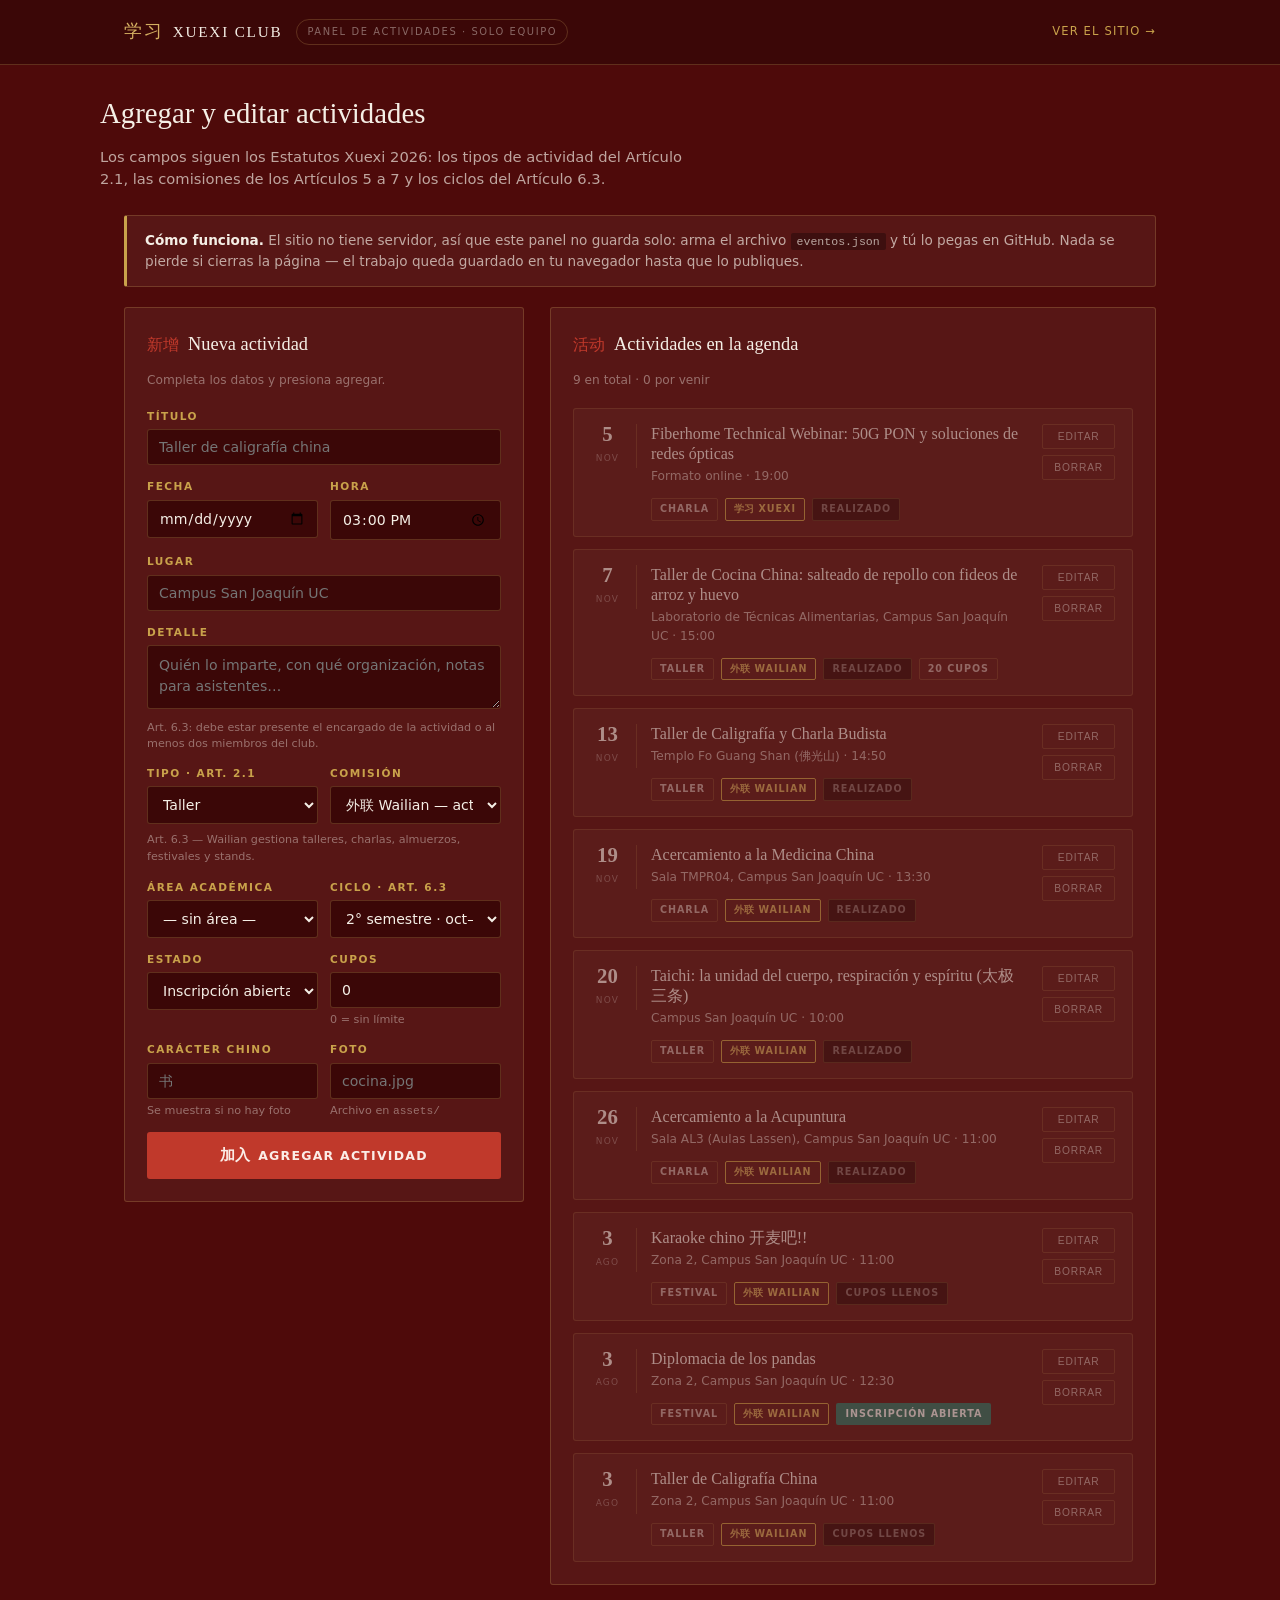
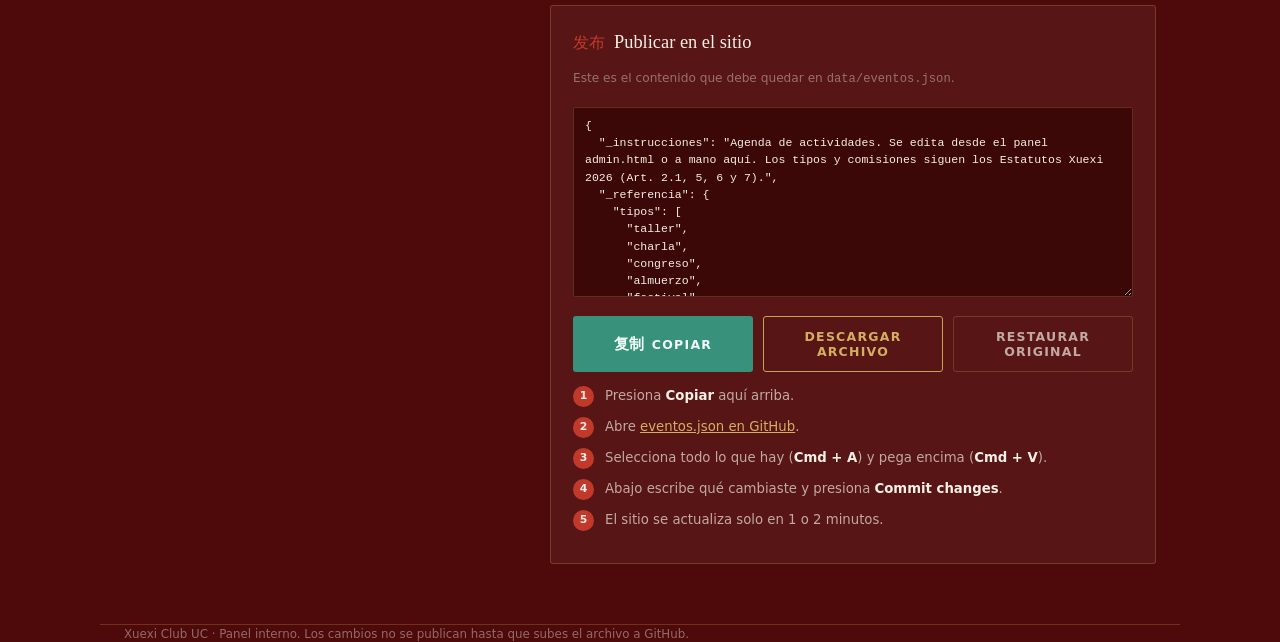
<file: admin.html>
<!doctype html>
<html lang="es">
<head>
<meta charset="utf-8">
<meta name="viewport" content="width=device-width, initial-scale=1">
<title>Panel de actividades · Xuexi Club UC</title>
<meta name="robots" content="noindex">
<link rel="icon" href="assets/logo.png">
<style>
:root{
  --ground:#4E0A0A; --ground-2:#3B0707; --ground-3:#5C0D0D; --ink:#1A1414;
  --vermilion:#C0392B; --vermilion-deep:#A81E1E;
  --gold:#D4AF61; --gold-deep:#C9A24B;
  --cream:#F5EFE6; --cream-dim:rgba(245,239,230,.68); --cream-faint:rgba(245,239,230,.42);
  --jade:#2E7D6B; --jade-light:#37917B;
  --line:rgba(212,175,97,.24); --card:rgba(255,246,236,.05);
  --serif:"Hoefler Text","Didot",Georgia,serif;
  --hanzi:"Songti SC","STSong",serif;
  --sans:"Avenir Next","Segoe UI",system-ui,sans-serif;
  --mono:"SF Mono",ui-monospace,Menlo,monospace;
  --r:3px;
}
*{box-sizing:border-box}
[hidden]{display:none!important}
body{margin:0;background:var(--ground);color:var(--cream);font-family:var(--sans);
  font-size:15px;line-height:1.55;-webkit-font-smoothing:antialiased}
h1,h2,h3{margin:0;font-weight:normal}
.wrap{max-width:1080px;margin:0 auto;padding:0 24px}

header{border-bottom:1px solid var(--line);background:var(--ground-2);position:sticky;top:0;z-index:20}
header .row{display:flex;align-items:center;gap:14px;height:64px}
header .b{font-family:var(--serif);letter-spacing:.12em;display:flex;gap:9px;align-items:center;font-size:.95rem}
header .b .zh{font-family:var(--hanzi);color:var(--gold);font-size:1.1rem}
header .tag{font-size:.62rem;letter-spacing:.16em;text-transform:uppercase;color:var(--cream-faint);
  border:1px solid var(--line);padding:4px 10px;border-radius:20px}
header a.ver{margin-left:auto;font-size:.72rem;letter-spacing:.1em;text-transform:uppercase;
  color:var(--gold-deep);text-decoration:none}
header a.ver:hover{color:var(--gold)}

.intro{padding:26px 0 4px}
.intro h1{font-family:var(--serif);font-size:1.8rem}
.intro p{color:var(--cream-dim);max-width:64ch;margin:10px 0 0;font-size:.92rem}
.nota{border:1px solid var(--line);border-left:3px solid var(--gold-deep);border-radius:var(--r);
  background:var(--card);padding:14px 18px;margin:20px 0;font-size:.85rem;color:var(--cream-dim)}
.nota b{color:var(--cream);font-weight:600}
.nota code{font-family:var(--mono);font-size:.85em;background:rgba(0,0,0,.3);padding:2px 6px;border-radius:2px}

.cols{display:grid;grid-template-columns:400px 1fr;gap:26px;align-items:start;padding-bottom:60px}
@media(max-width:900px){.cols{grid-template-columns:1fr}}

.panel{border:1px solid var(--line);border-radius:var(--r);background:var(--card);padding:22px}
.panel h2{font-family:var(--serif);font-size:1.15rem;margin-bottom:4px;display:flex;align-items:baseline;gap:9px}
.panel h2 .zh{font-family:var(--hanzi);color:var(--vermilion);font-size:1rem}
.panel .sub{font-size:.76rem;color:var(--cream-faint);margin-bottom:18px}

label{display:block;margin-bottom:13px}
label .lb{display:block;font-size:.66rem;letter-spacing:.14em;text-transform:uppercase;
  color:var(--gold-deep);font-weight:600;margin-bottom:5px}
label .hint{display:block;font-size:.7rem;color:var(--cream-faint);margin-top:4px;line-height:1.4}
input,select,textarea{width:100%;background:var(--ground-2);border:1px solid var(--line);
  border-radius:var(--r);color:var(--cream);font-family:var(--sans);font-size:.88rem;padding:9px 11px}
textarea{resize:vertical;min-height:64px;line-height:1.5}
input:focus,select:focus,textarea:focus{outline:2px solid var(--gold);outline-offset:1px;border-color:transparent}
.par{display:grid;grid-template-columns:1fr 1fr;gap:12px}
select option{background:var(--ground-2);color:var(--cream)}

.btn{display:inline-flex;align-items:center;justify-content:center;gap:8px;font-weight:600;
  font-size:.78rem;letter-spacing:.1em;text-transform:uppercase;padding:12px 20px;border-radius:var(--r);
  border:1px solid transparent;cursor:pointer;font-family:var(--sans);transition:.2s}
.btn:hover{transform:translateY(-1px)}
.btn:disabled{opacity:.4;cursor:not-allowed;transform:none}
.btn .zh{font-family:var(--hanzi);letter-spacing:0;font-size:.95rem}
.b-sello{background:var(--vermilion);color:#FBEDE7;width:100%}
.b-sello:hover{background:var(--vermilion-deep)}
.b-jade{background:var(--jade-light);color:#F1FBF7}
.b-jade:hover{background:var(--jade)}
.b-gold{border-color:var(--gold-deep);color:var(--gold);background:transparent}
.b-gold:hover{background:rgba(212,175,97,.14)}
.b-ghost{border-color:var(--line);color:var(--cream-dim);background:transparent}
.b-ghost:hover{border-color:var(--cream-faint);color:var(--cream)}

.lista{display:flex;flex-direction:column;gap:12px}
.fila{border:1px solid var(--line);border-radius:var(--r);background:var(--card);padding:15px 17px;
  display:flex;gap:14px;align-items:flex-start}
.fila.pasado{opacity:.55}
.fila .fch{text-align:center;flex:none;min-width:46px;border-right:1px solid var(--line);padding-right:12px}
.fila .fch b{display:block;font-family:var(--serif);font-size:1.3rem;line-height:1}
.fila .fch span{font-size:.56rem;letter-spacing:.14em;text-transform:uppercase;color:var(--cream-faint)}
.fila .cnt{flex:1;min-width:0}
.fila .cnt h3{font-family:var(--serif);font-size:1rem;line-height:1.25}
.fila .cnt .m{font-size:.76rem;color:var(--cream-dim);margin-top:3px}
.fila .cnt .badges{display:flex;gap:7px;flex-wrap:wrap;margin-top:7px}
.bdg{font-size:.6rem;letter-spacing:.1em;text-transform:uppercase;font-weight:700;
  padding:3px 8px;border-radius:2px;border:1px solid var(--line);color:var(--cream-dim)}
.bdg.com{color:var(--gold);border-color:var(--gold-deep)}
.bdg.com .zh{font-family:var(--hanzi);letter-spacing:0}
.bdg.est-abierto,.bdg.est-online{background:var(--jade);color:#F1FBF7;border-color:transparent}
.bdg.est-pronto{color:var(--gold);border-color:var(--gold-deep)}
.bdg.est-lleno,.bdg.est-realizado{background:rgba(0,0,0,.4);color:var(--cream-faint)}
.fila .acc{display:flex;flex-direction:column;gap:6px;flex:none}
.mini{font-size:.64rem;letter-spacing:.08em;text-transform:uppercase;padding:6px 11px;
  border-radius:2px;border:1px solid var(--line);background:transparent;color:var(--cream-dim);cursor:pointer}
.mini:hover{border-color:var(--gold-deep);color:var(--gold)}
.mini.del:hover{border-color:var(--vermilion);color:var(--vermilion)}

.vacio{border:1px dashed var(--line);border-radius:var(--r);padding:34px;text-align:center;
  color:var(--cream-faint);font-size:.88rem}

.salida{margin-top:20px}
.salida textarea{font-family:var(--mono);font-size:.72rem;min-height:190px;line-height:1.5}
.acciones{display:flex;gap:10px;margin-top:12px;flex-wrap:wrap}
.acciones .btn{flex:1;min-width:150px}
.aviso{font-size:.78rem;padding:10px 13px;border-radius:var(--r);margin-top:12px}
.aviso.ok{background:rgba(46,125,107,.2);border:1px solid var(--jade-light);color:#B8E6D8}
.aviso.err{background:rgba(192,57,43,.2);border:1px solid var(--vermilion);color:#F3C9C4}

.pasos{counter-reset:p;list-style:none;padding:0;margin:14px 0 0}
.pasos li{counter-increment:p;position:relative;padding-left:32px;margin-bottom:11px;
  font-size:.83rem;color:var(--cream-dim);line-height:1.5}
.pasos li::before{content:counter(p);position:absolute;left:0;top:0;width:21px;height:21px;
  border-radius:50%;background:var(--vermilion);color:#FBEDE7;font-size:.68rem;font-weight:700;
  display:grid;place-items:center}
.pasos li b{color:var(--cream)}
.pasos a{color:var(--gold)}

footer{border-top:1px solid var(--line);padding:22px 0 40px;font-size:.74rem;color:var(--cream-faint)}
@media(prefers-reduced-motion:reduce){*{transition:none!important}.btn:hover{transform:none}}
</style>
</head>
<body>

<header>
  <div class="wrap row">
    <span class="b"><span class="zh">学习</span> XUEXI CLUB</span>
    <span class="tag">Panel de actividades · solo equipo</span>
    <a class="ver" href="index.html">Ver el sitio →</a>
  </div>
</header>

<div class="wrap intro">
  <h1>Agregar y editar actividades</h1>
  <p>Los campos siguen los Estatutos Xuexi 2026: los tipos de actividad del Artículo 2.1,
    las comisiones de los Artículos 5 a 7 y los ciclos del Artículo 6.3.</p>
</div>

<div class="wrap">
  <div class="nota">
    <b>Cómo funciona.</b> El sitio no tiene servidor, así que este panel no guarda solo:
    arma el archivo <code>eventos.json</code> y tú lo pegas en GitHub. Nada se pierde si cierras
    la página — el trabajo queda guardado en tu navegador hasta que lo publiques.
  </div>
</div>

<div class="wrap cols">

  <!-- ============ FORMULARIO ============ -->
  <section class="panel">
    <h2><span class="zh">新增</span> <span id="form-titulo">Nueva actividad</span></h2>
    <p class="sub" id="form-sub">Completa los datos y presiona agregar.</p>

    <form id="form">
      <label>
        <span class="lb">Título</span>
        <input id="f-titulo" required placeholder="Taller de caligrafía china">
      </label>

      <div class="par">
        <label><span class="lb">Fecha</span><input id="f-fecha" type="date" required></label>
        <label><span class="lb">Hora</span><input id="f-hora" type="time" required value="15:00"></label>
      </div>

      <label>
        <span class="lb">Lugar</span>
        <input id="f-lugar" required placeholder="Campus San Joaquín UC">
      </label>

      <label>
        <span class="lb">Detalle</span>
        <textarea id="f-detalle" placeholder="Quién lo imparte, con qué organización, notas para asistentes…"></textarea>
        <span class="hint">Art. 6.3: debe estar presente el encargado de la actividad o al menos dos miembros del club.</span>
      </label>

      <div class="par">
        <label>
          <span class="lb">Tipo · Art. 2.1</span>
          <select id="f-tipo">
            <option value="taller">Taller</option>
            <option value="charla">Charla</option>
            <option value="congreso">Congreso</option>
            <option value="almuerzo">Almuerzo</option>
            <option value="festival">Festival</option>
            <option value="stand">Stand</option>
            <option value="jornada">Jornada de investigación</option>
            <option value="voluntariado">Voluntariado</option>
          </select>
        </label>
        <label>
          <span class="lb">Comisión</span>
          <select id="f-comision">
            <option value="wailian">外联 Wailian — actividades</option>
            <option value="xuexi">学习 Xuexi — académicas</option>
            <option value="xinxi">信息 Xinxi — difusión</option>
          </select>
        </label>
      </div>
      <p class="hint" style="margin:-6px 0 13px;font-size:.7rem;color:var(--cream-faint)" id="hint-com"></p>

      <div class="par">
        <label>
          <span class="lb">Área académica</span>
          <select id="f-area">
            <option value="">— sin área —</option>
            <option>Economía y Negocios</option>
            <option>Cultura y Lengua</option>
            <option>RR.II. y Diplomacia</option>
            <option>Políticas Públicas y Gobernanza</option>
            <option>Ciencia y Tecnología</option>
          </select>
        </label>
        <label>
          <span class="lb">Ciclo · Art. 6.3</span>
          <select id="f-ciclo">
            <option value="segundo-semestre">2° semestre · oct–nov</option>
            <option value="primer-semestre">1er semestre · may–jun</option>
          </select>
        </label>
      </div>

      <div class="par">
        <label>
          <span class="lb">Estado</span>
          <select id="f-estado">
            <option value="abierto">Inscripción abierta</option>
            <option value="pronto">Próximamente</option>
            <option value="lleno">Cupos llenos</option>
            <option value="online">Online · abierto</option>
            <option value="realizado">Realizado</option>
          </select>
        </label>
        <label>
          <span class="lb">Cupos</span>
          <input id="f-cupos" type="number" min="0" value="0">
          <span class="hint">0 = sin límite</span>
        </label>
      </div>

      <div class="par">
        <label>
          <span class="lb">Carácter chino</span>
          <input id="f-hanzi" maxlength="2" placeholder="书">
          <span class="hint">Se muestra si no hay foto</span>
        </label>
        <label>
          <span class="lb">Foto</span>
          <input id="f-imagen" placeholder="cocina.jpg">
          <span class="hint">Archivo en <code>assets/</code></span>
        </label>
      </div>

      <button class="btn b-sello" type="submit" id="f-enviar">
        <span class="zh">加入</span> <span id="f-enviar-txt">Agregar actividad</span>
      </button>
      <button class="btn b-ghost" type="button" id="f-cancelar" hidden style="width:100%;margin-top:9px">
        Cancelar edición
      </button>
    </form>
  </section>

  <!-- ============ LISTA + PUBLICACIÓN ============ -->
  <section>
    <div class="panel">
      <h2><span class="zh">活动</span> Actividades en la agenda</h2>
      <p class="sub" id="contador">—</p>
      <div class="lista" id="lista"></div>
    </div>

    <div class="panel salida">
      <h2><span class="zh">发布</span> Publicar en el sitio</h2>
      <p class="sub">Este es el contenido que debe quedar en <code>data/eventos.json</code>.</p>
      <textarea id="json" readonly aria-label="Contenido del archivo eventos.json"></textarea>
      <div class="acciones">
        <button class="btn b-jade" id="copiar"><span class="zh">复制</span> Copiar</button>
        <button class="btn b-gold" id="descargar">Descargar archivo</button>
        <button class="btn b-ghost" id="restaurar">Restaurar original</button>
      </div>
      <div id="aviso"></div>

      <ol class="pasos">
        <li>Presiona <b>Copiar</b> aquí arriba.</li>
        <li>Abre <a href="https://github.com/xuexi-club-uc/xuexi-web/edit/main/data/eventos.json"
            target="_blank" rel="noopener">eventos.json en GitHub</a>.</li>
        <li>Selecciona todo lo que hay (<b>Cmd + A</b>) y pega encima (<b>Cmd + V</b>).</li>
        <li>Abajo escribe qué cambiaste y presiona <b>Commit changes</b>.</li>
        <li>El sitio se actualiza solo en 1 o 2 minutos.</li>
      </ol>
    </div>
  </section>
</div>

<footer class="wrap">
  Xuexi Club UC · Panel interno. Los cambios no se publican hasta que subes el archivo a GitHub.
</footer>

<script>
(function(){
  'use strict';

  var TIPOS = {taller:'Taller', charla:'Charla', congreso:'Congreso', almuerzo:'Almuerzo',
    festival:'Festival', stand:'Stand', jornada:'Jornada', voluntariado:'Voluntariado'};
  var COM = {wailian:{zh:'外联',n:'Wailian'}, xuexi:{zh:'学习',n:'Xuexi'}, xinxi:{zh:'信息',n:'Xinxi'}};
  var EST = {abierto:'Inscripción abierta', pronto:'Próximamente', lleno:'Cupos llenos',
    online:'Online', realizado:'Realizado'};
  var HINT_COM = {
    wailian:'Art. 6.3 — Wailian gestiona talleres, charlas, almuerzos, festivales y stands.',
    xuexi:'Art. 5 — Xuexi organiza congresos y jornadas con fin académico.',
    xinxi:'Art. 7 — Xinxi difunde las actividades de las otras comisiones.'
  };
  var MESES = ['Ene','Feb','Mar','Abr','May','Jun','Jul','Ago','Sep','Oct','Nov','Dic'];
  var CLAVE = 'xuexi_agenda_borrador';

  var base = null;      // archivo original tal como vino del repo
  var eventos = [];
  var editando = -1;

  var $ = function(id){ return document.getElementById(id); };

  function esc(s){ return String(s==null?'':s).replace(/[&<>"]/g,function(c){
    return {'&':'&amp;','<':'&lt;','>':'&gt;','"':'&quot;'}[c]; }); }

  function fecha(iso){ var p=String(iso).split('-'); return new Date(+p[0],+p[1]-1,+p[2]); }

  function esPasado(e){ var h=new Date(); h.setHours(0,0,0,0); return fecha(e.fecha) < h; }

  function avisar(msg, tipo){
    $('aviso').innerHTML = '<p class="aviso ' + (tipo||'ok') + '">' + esc(msg) + '</p>';
    setTimeout(function(){ $('aviso').innerHTML = ''; }, 4000);
  }

  function guardarBorrador(){
    try { localStorage.setItem(CLAVE, JSON.stringify(eventos)); } catch(e){}
  }

  function ordenar(){
    eventos.sort(function(a,b){ return fecha(a.fecha) - fecha(b.fecha); });
  }

  function pintar(){
    ordenar();
    var cont = $('lista');
    if (!eventos.length){
      cont.innerHTML = '<p class="vacio">Todavía no hay actividades. Agrega la primera con el formulario.</p>';
    } else {
      cont.innerHTML = eventos.map(function(e, i){
        var d = fecha(e.fecha), c = COM[e.comision];
        return '<article class="fila' + (esPasado(e)?' pasado':'') + '">' +
          '<div class="fch"><b>' + d.getDate() + '</b><span>' + MESES[d.getMonth()] + '</span></div>' +
          '<div class="cnt">' +
            '<h3>' + esc(e.titulo) + '</h3>' +
            '<p class="m">' + esc(e.lugar) + ' · ' + esc(e.hora) + '</p>' +
            '<div class="badges">' +
              '<span class="bdg">' + esc(TIPOS[e.tipo]||e.tipo) + '</span>' +
              (c ? '<span class="bdg com"><span class="zh">'+c.zh+'</span> '+c.n+'</span>' : '') +
              '<span class="bdg est-' + esc(e.estado) + '">' + esc(EST[e.estado]||e.estado) + '</span>' +
              (e.cupos > 0 ? '<span class="bdg">' + e.cupos + ' cupos</span>' : '') +
            '</div>' +
          '</div>' +
          '<div class="acc">' +
            '<button class="mini" data-ed="' + i + '">Editar</button>' +
            '<button class="mini del" data-bo="' + i + '">Borrar</button>' +
          '</div></article>';
      }).join('');
    }
    var prox = eventos.filter(function(e){ return !esPasado(e); }).length;
    $('contador').textContent = eventos.length + ' en total · ' + prox + ' por venir';
    volcarJSON();
    guardarBorrador();
  }

  function volcarJSON(){
    var salida = JSON.parse(JSON.stringify(base || {}));
    salida.eventos = eventos;
    $('json').value = JSON.stringify(salida, null, 2);
  }

  function limpiarForm(){
    $('form').reset();
    $('f-hora').value = '15:00';
    $('f-cupos').value = 0;
    editando = -1;
    $('form-titulo').textContent = 'Nueva actividad';
    $('form-sub').textContent = 'Completa los datos y presiona agregar.';
    $('f-enviar-txt').textContent = 'Agregar actividad';
    $('f-cancelar').hidden = true;
    actualizarHint();
  }

  function actualizarHint(){
    $('hint-com').textContent = HINT_COM[$('f-comision').value] || '';
  }

  $('f-comision').addEventListener('change', actualizarHint);

  $('form').addEventListener('submit', function(ev){
    ev.preventDefault();
    var e = {
      titulo:  $('f-titulo').value.trim(),
      fecha:   $('f-fecha').value,
      hora:    $('f-hora').value,
      lugar:   $('f-lugar').value.trim(),
      detalle: $('f-detalle').value.trim(),
      tipo:    $('f-tipo').value,
      comision:$('f-comision').value,
      ciclo:   $('f-ciclo').value,
      areaEtiqueta: $('f-area').value,
      estado:  $('f-estado').value,
      hanzi:   $('f-hanzi').value.trim(),
      cupos:   parseInt($('f-cupos').value, 10) || 0,
      imagen:  $('f-imagen').value.trim()
    };
    if (!e.titulo || !e.fecha || !e.lugar){
      avisar('Faltan datos: título, fecha y lugar son obligatorios.', 'err');
      return;
    }
    if (editando >= 0){ eventos[editando] = e; avisar('Actividad actualizada.'); }
    else { eventos.push(e); avisar('Actividad agregada. Recuerda publicarla en GitHub.'); }
    limpiarForm();
    pintar();
  });

  $('f-cancelar').addEventListener('click', limpiarForm);

  $('lista').addEventListener('click', function(ev){
    var b = ev.target.closest('button');
    if (!b) return;

    if (b.dataset.bo !== undefined){
      var i = +b.dataset.bo;
      if (confirm('¿Borrar "' + eventos[i].titulo + '" de la agenda?')){
        eventos.splice(i, 1);
        if (editando === i) limpiarForm();
        pintar();
        avisar('Actividad borrada.');
      }
      return;
    }

    if (b.dataset.ed !== undefined){
      var j = +b.dataset.ed, e = eventos[j];
      $('f-titulo').value = e.titulo || '';
      $('f-fecha').value  = e.fecha || '';
      $('f-hora').value   = e.hora || '';
      $('f-lugar').value  = e.lugar || '';
      $('f-detalle').value= e.detalle || '';
      $('f-tipo').value   = e.tipo || 'taller';
      $('f-comision').value = e.comision || 'wailian';
      $('f-ciclo').value  = e.ciclo || 'segundo-semestre';
      $('f-area').value   = e.areaEtiqueta || '';
      $('f-estado').value = e.estado || 'abierto';
      $('f-hanzi').value  = e.hanzi || '';
      $('f-cupos').value  = e.cupos || 0;
      $('f-imagen').value = e.imagen || '';
      editando = j;
      $('form-titulo').textContent = 'Editando actividad';
      $('form-sub').textContent = e.titulo;
      $('f-enviar-txt').textContent = 'Guardar cambios';
      $('f-cancelar').hidden = false;
      actualizarHint();
      window.scrollTo({top:0, behavior:'smooth'});
    }
  });

  $('copiar').addEventListener('click', function(){
    var ta = $('json');
    if (navigator.clipboard && navigator.clipboard.writeText){
      navigator.clipboard.writeText(ta.value)
        .then(function(){ avisar('Copiado. Ahora pégalo en GitHub.'); })
        .catch(function(){ ta.select(); document.execCommand('copy'); avisar('Copiado.'); });
    } else {
      ta.select(); document.execCommand('copy'); avisar('Copiado.');
    }
  });

  $('descargar').addEventListener('click', function(){
    var blob = new Blob([$('json').value], {type:'application/json'});
    var a = document.createElement('a');
    a.href = URL.createObjectURL(blob);
    a.download = 'eventos.json';
    a.click();
    URL.revokeObjectURL(a.href);
    avisar('Archivo descargado.');
  });

  $('restaurar').addEventListener('click', function(){
    if (!confirm('Esto descarta tus cambios y vuelve a la agenda publicada. ¿Seguir?')) return;
    try { localStorage.removeItem(CLAVE); } catch(e){}
    cargar(true);
  });

  function cargar(forzarOriginal){
    fetch('data/eventos.json', {cache:'no-cache'})
      .then(function(r){ if(!r.ok) throw new Error('HTTP '+r.status); return r.json(); })
      .then(function(d){
        base = d;
        var borrador = null;
        if (!forzarOriginal){
          try { borrador = JSON.parse(localStorage.getItem(CLAVE)); } catch(e){}
        }
        if (borrador && borrador.length){
          eventos = borrador;
          avisar('Recuperamos tus cambios sin publicar.');
        } else {
          eventos = (d.eventos || []).slice();
        }
        limpiarForm();
        pintar();
      })
      .catch(function(err){
        $('lista').innerHTML = '<p class="vacio">No pudimos cargar la agenda.<br>' +
          'Si abriste este archivo con doble clic, ábrelo con un servidor local ' +
          '(<code>python3 -m http.server 8000</code>) o desde el sitio publicado.</p>';
        console.error(err);
      });
  }

  cargar(false);
})();
</script>
</body>
</html>
</file>
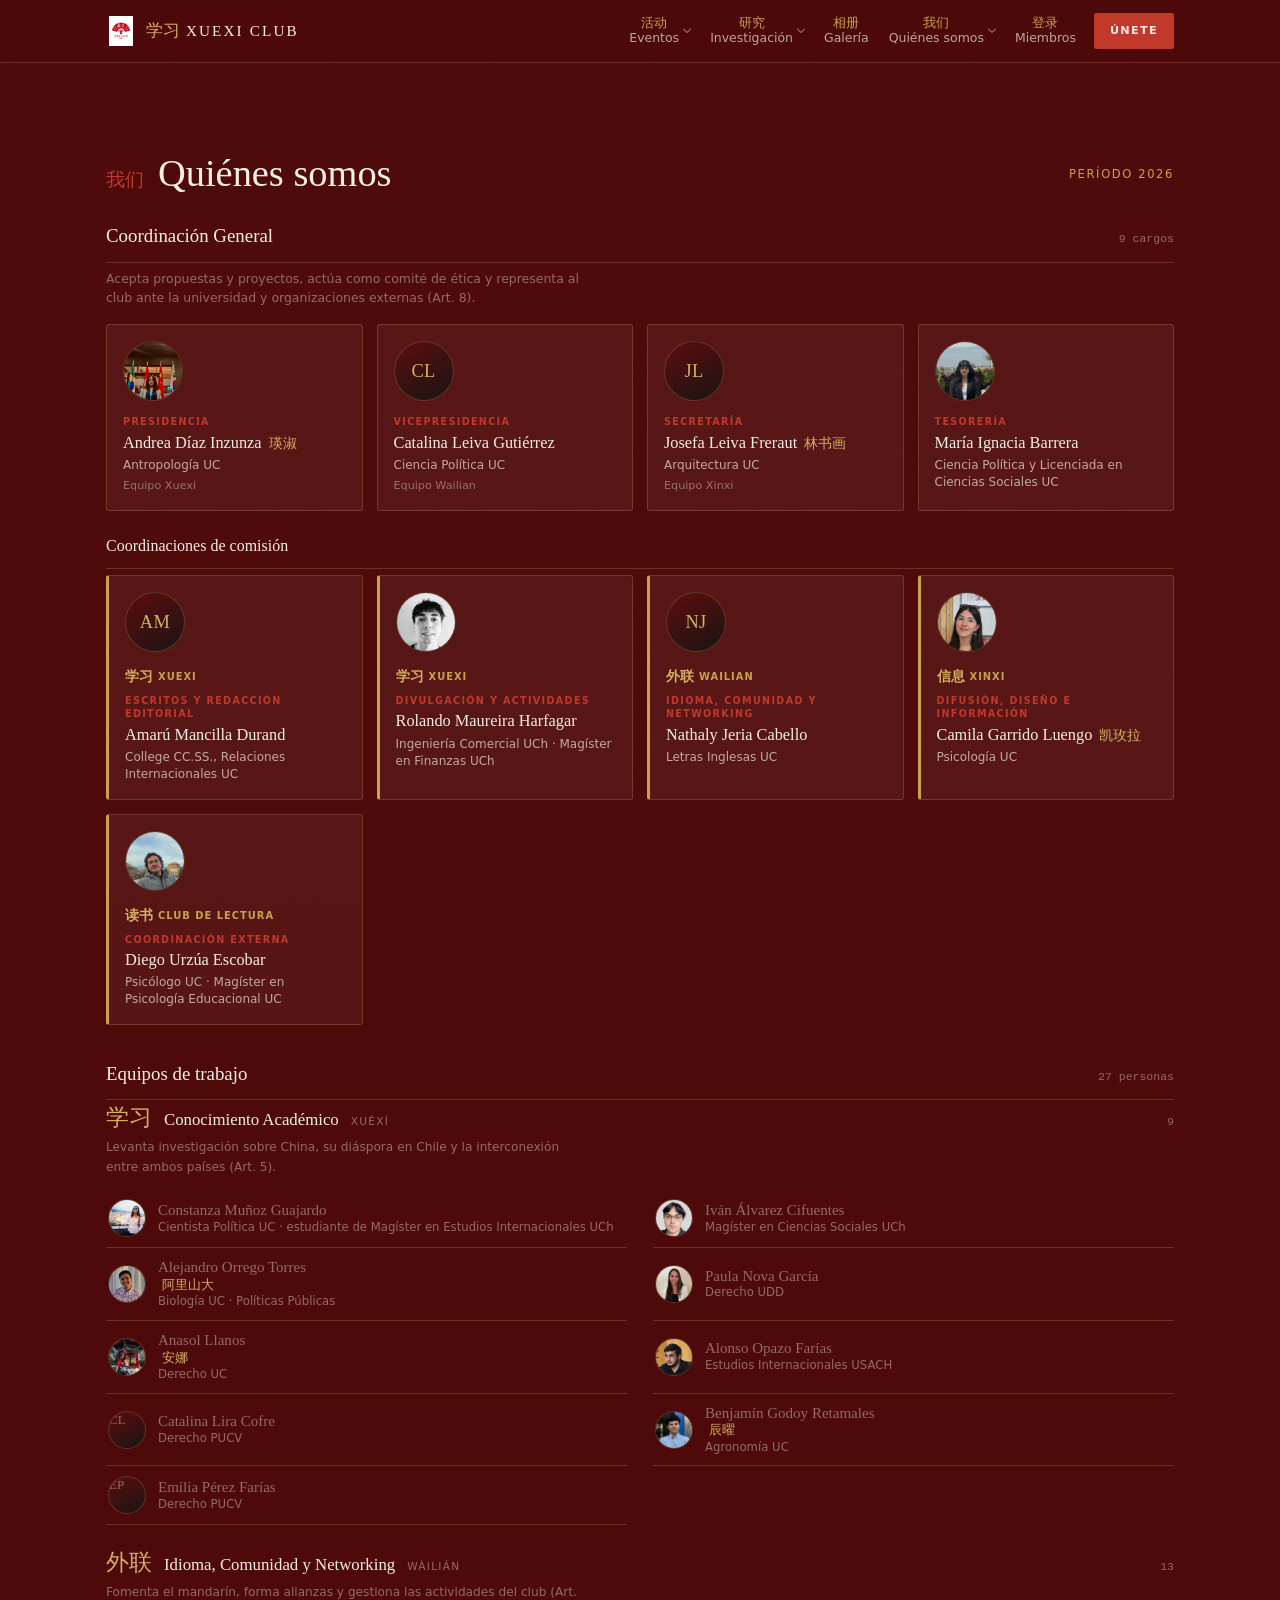
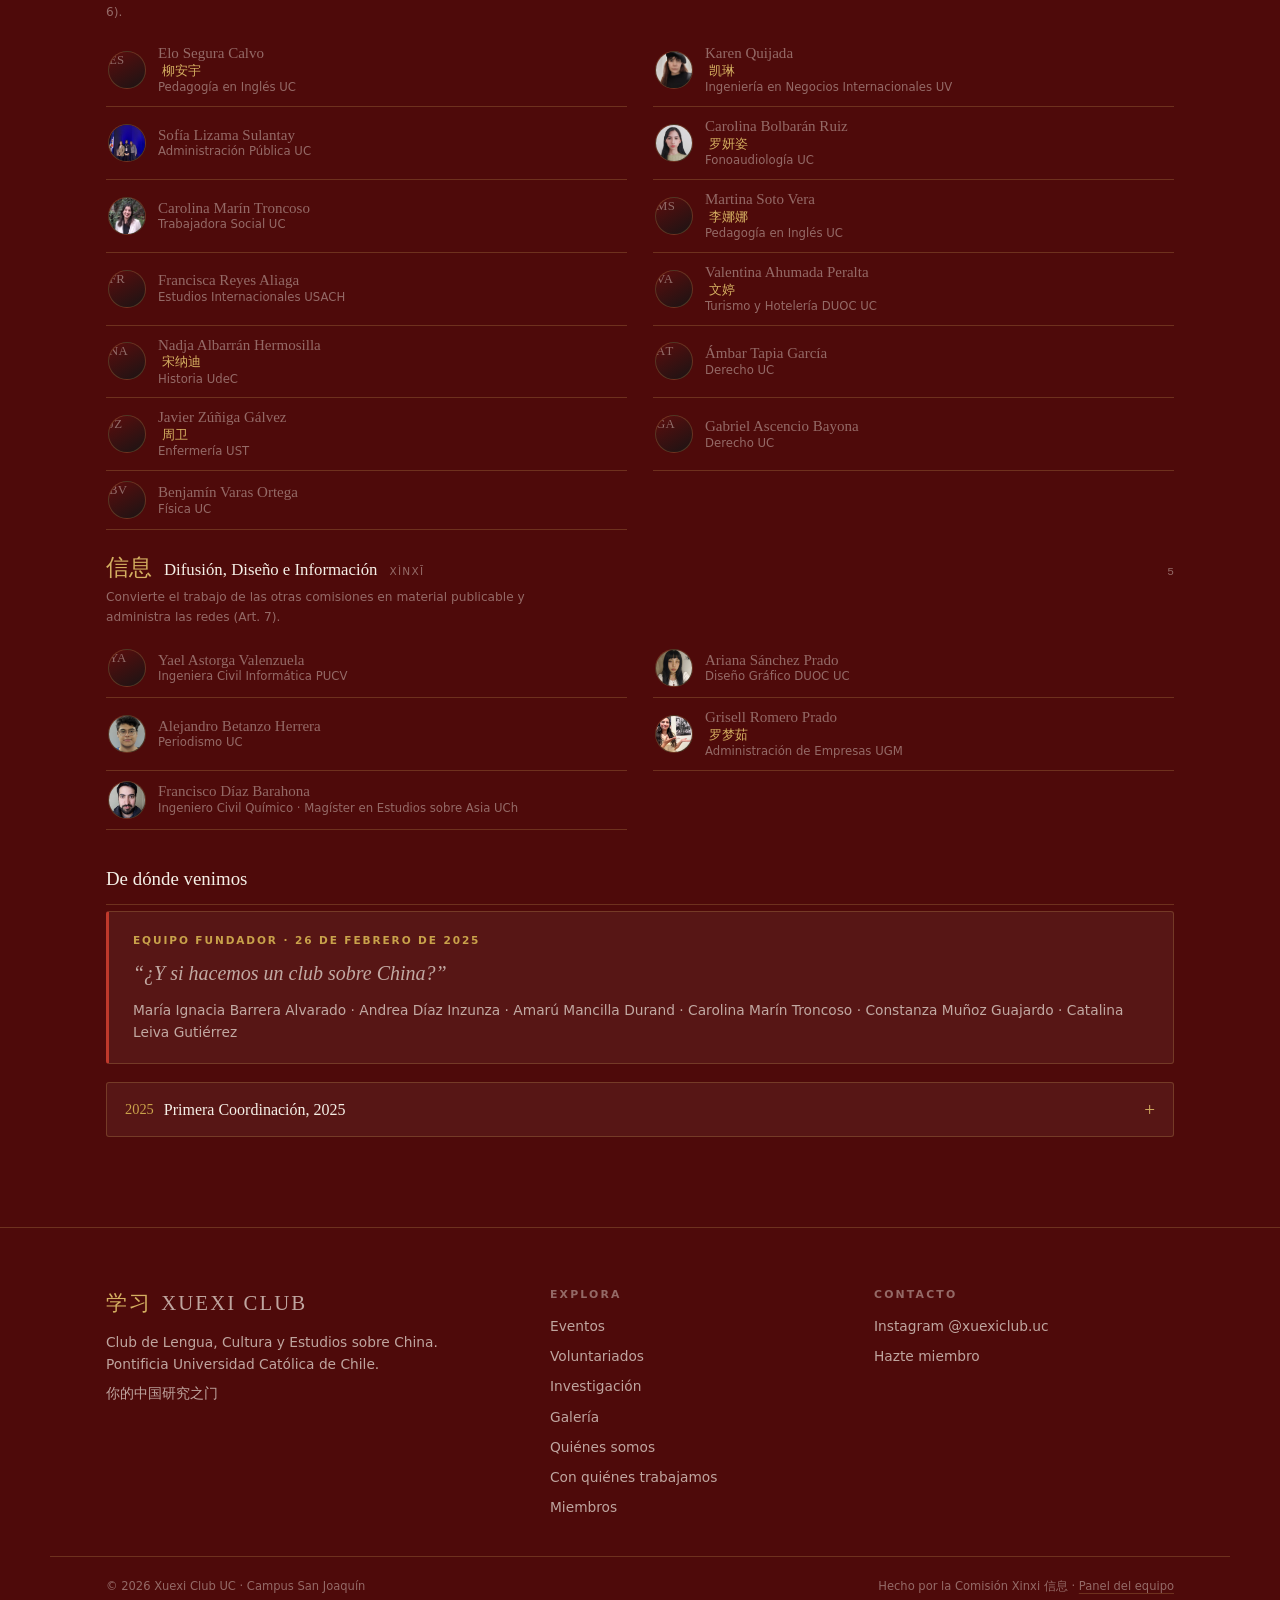
<file: equipo.html>
<!doctype html>
<html lang="es">
<head>
<meta charset="utf-8">
<meta name="viewport" content="width=device-width, initial-scale=1">
<title>Quiénes somos · Xuexi Club UC</title>
<meta name="description" content="Equipo, coordinación general y comisiones del Xuexi Club UC, el club de Lengua, Cultura y Estudios sobre China de la Pontificia Universidad Católica de Chile.">
<link rel="icon" href="assets/logo.png">
<link rel="stylesheet" href="assets/site.css?v=21">
</head>
<body>
<a class="skip" href="#contenido">Saltar al contenido</a>

<header class="nav">
  <div class="wrap row">
    <a class="brand" href="index.html">
      <img src="assets/logo.png" alt="">
      <span><span class="zh">学习</span> XUEXI CLUB</span>
    </a>
    <button class="nav-burger" type="button" aria-expanded="false" aria-controls="nav-menu" aria-label="Abrir menú">
      <span></span><span></span><span></span>
    </button>
    <ul id="nav-menu">
      <li class="has-drop">
        <a href="eventos.html"><span class="zh">活动</span>Eventos</a>
        <ul class="drop">
          <li><a href="eventos.html">Agenda</a></li>
          <li><a href="voluntariados.html">Voluntariados</a></li>
        </ul>
      </li>
      <li class="has-drop">
        <a href="investigacion.html"><span class="zh">研究</span>Investigación</a>
        <ul class="drop">
          <li><a href="investigacion.html#economia">Economía y Negocios</a></li>
          <li><a href="investigacion.html#ciencia">Ciencia y Tecnología</a></li>
          <li><a href="investigacion.html#diplomacia">Diplomacia y RR.II.</a></li>
          <li><a href="investigacion.html#cultura">Cultura, Arte y Lengua</a></li>
          <li><a href="investigacion.html#politicas">Políticas Públicas y Gobernanza</a></li>
          <li><a href="investigacion.html#otros">Otros</a></li>
        </ul>
      </li>
      <li><a href="galeria.html"><span class="zh">相册</span>Galería</a></li>
      <li class="has-drop">
        <a href="equipo.html"><span class="zh">我们</span>Quiénes somos</a>
        <ul class="drop">
          <li><a href="equipo.html">Equipo</a></li>
          <li><a href="red.html">Organizaciones afines</a></li>
        </ul>
      </li>
      <li id="nav-item-cuenta"><a href="login.html"><span class="zh">登录</span>Miembros</a></li>
    </ul>
    <a class="cta" href="index.html#unete">Únete</a>
  </div>
</header>

<main id="contenido">

<section>
  <div class="wrap">
    <div class="sec-h"><span class="zh">我们</span><h2>Quiénes somos</h2>
      <span class="more" id="eq-periodo"></span></div>
    <div id="equipo-render">
      <p class="vacio-eq" style="border:1px dashed var(--line);border-radius:var(--r);padding:30px;
        text-align:center;color:var(--cream-faint);font-size:.9rem">Cargando el equipo…</p>
    </div>
  </div>
</section>

</main>

<footer>
  <div class="wrap foot">
    <div>
      <p class="big"><span class="zh">学习</span> XUEXI CLUB</p>
      <p>Club de Lengua, Cultura y Estudios sobre China.<br>Pontificia Universidad Católica de Chile.</p>
      <p class="motto">你的中国研究之门</p>
    </div>
    <div>
      <h4>Explora</h4>
      <a href="eventos.html">Eventos</a>
      <a href="voluntariados.html">Voluntariados</a>
      <a href="investigacion.html">Investigación</a>
      <a href="galeria.html">Galería</a>
      <a href="equipo.html">Quiénes somos</a>
      <a href="red.html">Con quiénes trabajamos</a>
      <a href="login.html">Miembros</a>
    </div>
    <div>
      <h4>Contacto</h4>
      <a href="https://instagram.com/xuexiclub.uc" target="_blank" rel="noopener">Instagram @xuexiclub.uc</a>
      <a href="https://forms.gle/QGBvhXRK1Yc75obk8" target="_blank" rel="noopener">Hazte miembro</a>
    </div>
  </div>
  <div class="wrap legal">
    <span>© <span id="anio"></span> Xuexi Club UC · Campus San Joaquín</span>
    <span>Hecho por la Comisión Xinxi 信息 · <a href="admin/" class="legal-admin">Panel del equipo</a></span>
  </div>
</footer>

<script src="assets/nav.js?v=21"></script>
<script src="assets/auth.js?v=21"></script>
<script>
  document.getElementById('anio').textContent = new Date().getFullYear();

  function esc(s){
    return String(s == null ? '' : s).replace(/[&<>"']/g, function(c){
      return {'&':'&amp;','<':'&lt;','>':'&gt;','"':'&quot;',"'":'&#39;'}[c];
    });
  }

  // El panel guarda la ruta completa ("assets/equipo/foo.jpg") y a mano se
  // escribe sólo el nombre ("foo.jpg"). Aceptamos las dos formas.
  function ruta(valor, carpeta){
    var v = String(valor || '').trim();
    if (!v) return '';
    if (/^(https?:)?\/\//.test(v)) return v;
    return v.indexOf('/') !== -1 ? v.replace(/^\//, '') : carpeta + v;
  }

  var COM_ZH = {xuexi:'学习', wailian:'外联', xinxi:'信息', lectura:'读书'};

  function iniciales(nombre){
    var p = String(nombre).trim().split(/\s+/);
    return ((p[0]||'')[0] || '') + ((p[1]||'')[0] || '');
  }

  function retrato(p, chico){
    var cls = 'retrato' + (chico ? ' sm' : '');
    if (p.foto){
      return '<span class="' + cls + '"><img src="' + esc(ruta(p.foto, 'assets/equipo/')) +
             '" alt="' + esc(p.nombre) + '" loading="lazy"></span>';
    }
    return '<span class="' + cls + '" aria-hidden="true"><span class="mono">' +
           esc(iniciales(p.nombre)) + '</span></span>';
  }

  function tarjetaPersona(p, esCoord){
    var com = p.comision ? COM_ZH[p.comision] : '';
    return '<article class="persona' + (esCoord ? ' coord' : '') + '">' +
      retrato(p, false) +
      (com ? '<p class="com"><span class="zh">' + com + '</span> ' +
             esc(p.comision === 'lectura' ? 'Club de lectura' :
                 p.comision.charAt(0).toUpperCase() + p.comision.slice(1)) + '</p>' : '') +
      '<p class="cargo">' + esc(p.cargo || '') + '</p>' +
      '<p class="nom">' + esc(p.nombre) +
        (p.hanzi ? ' <span class="zh">' + esc(p.hanzi) + '</span>' : '') + '</p>' +
      '<p class="carrera">' + esc(p.carrera || '') + '</p>' +
      (p.equipo ? '<p class="carrera" style="color:var(--cream-faint);font-size:.7rem">' +
                  esc(p.equipo) + '</p>' : '') +
      (p.email ? '<a href="mailto:' + esc(p.email) + '">' + esc(p.email) + '</a>' : '') +
    '</article>';
  }

  function filaPersona(p){
    return '<p class="p">' + retrato(p, true) + '<span class="tx"><b>' + esc(p.nombre) +
      (p.hanzi ? ' <span class="zh">' + esc(p.hanzi) + '</span>' : '') +
      '</b><span>' + esc(p.carrera || '') + '</span></span></p>';
  }

  function pintarEquipo(d){
    var h = '';
    var c = d.coordinacion || {};
    var total = (c.mesa||[]).length + (c.coordinadores||[]).length;

    h += '<div class="grupo"><div class="grupo-h"><h3>' + esc(c.titulo || 'Coordinación General') +
         '</h3><span class="n">' + total + ' cargos</span></div>' +
         (c.nota ? '<p class="grupo-nota">' + esc(c.nota) + '</p>' : '') +
         '<div class="mesa">' + (c.mesa||[]).map(function(p){ return tarjetaPersona(p, false); }).join('') +
         '</div>';

    if ((c.coordinadores||[]).length){
      h += '<div class="grupo-h" style="margin-top:22px"><h3 style="font-size:1rem">' +
           'Coordinaciones de comisión</h3></div><div class="mesa">' +
           c.coordinadores.map(function(p){ return tarjetaPersona(p, true); }).join('') + '</div>';
    }
    h += '</div>';

    var nMiembros = (d.comisiones||[]).reduce(function(s,co){ return s + co.miembros.length; }, 0);
    h += '<div class="grupo"><div class="grupo-h"><h3>Equipos de trabajo</h3>' +
         '<span class="n">' + nMiembros + ' personas</span></div>';
    (d.comisiones||[]).forEach(function(co){
      h += '<div class="com-bloque"><div class="cab"><span class="zh">' + esc(co.zh) + '</span>' +
           '<h4>' + esc(co.nombre) + '</h4>' +
           '<span class="py">' + esc(co.pinyin || '') + '</span>' +
           '<span class="n">' + co.miembros.length + '</span></div>' +
           (co.nota ? '<p class="nota">' + esc(co.nota) + '</p>' : '') +
           '<div class="equipo-lista">' + co.miembros.map(filaPersona).join('') + '</div></div>';
    });
    h += '</div>';

    var f = d.fundadores;
    h += '<div class="grupo" style="margin-bottom:0"><div class="grupo-h"><h3>De dónde venimos</h3></div>';
    if (f){
      h += '<div class="hito"><p class="fecha">Equipo fundador · ' + esc(f.fecha) + '</p>' +
           '<p class="cita">“' + esc(f.cita) + '”</p><p>' +
           f.nombres.map(esc).join(' · ') + '</p></div>';
    }
    (d.historia||[]).forEach(function(hh){
      h += '<details class="bloque"><summary><span class="zh">2025</span> ' + esc(hh.periodo) +
           '</summary><div class="cuerpo"><div class="equipo-lista">' +
           hh.cargos.map(function(x){
             return '<p class="p"><span class="tx"><b>' + esc(x.nombre) + '</b><span>' +
                    esc(x.cargo) + '</span></span></p>'; }).join('') +
           '</div></div></details>';
    });
    h += '</div>';

    document.getElementById('equipo-render').innerHTML = h;
    if (d.periodo) document.getElementById('eq-periodo').textContent = 'Período ' + d.periodo;
  }

  fetch('data/equipo.json', {cache:'no-cache'})
    .then(function(r){ if(!r.ok) throw new Error('HTTP '+r.status); return r.json(); })
    .then(pintarEquipo)
    .catch(function(err){
      document.getElementById('equipo-render').innerHTML =
        '<p class="vacio-eq" style="border:1px dashed var(--line);border-radius:3px;padding:30px;' +
        'text-align:center;color:var(--cream-faint)">No pudimos cargar el equipo. ' +
        'Escríbenos por <a href="https://instagram.com/xuexiclub.uc" target="_blank" ' +
        'rel="noopener" style="color:var(--gold)">Instagram</a>.</p>';
      console.error('Equipo:', err);
    });
</script>
</body>
</html>
</file>
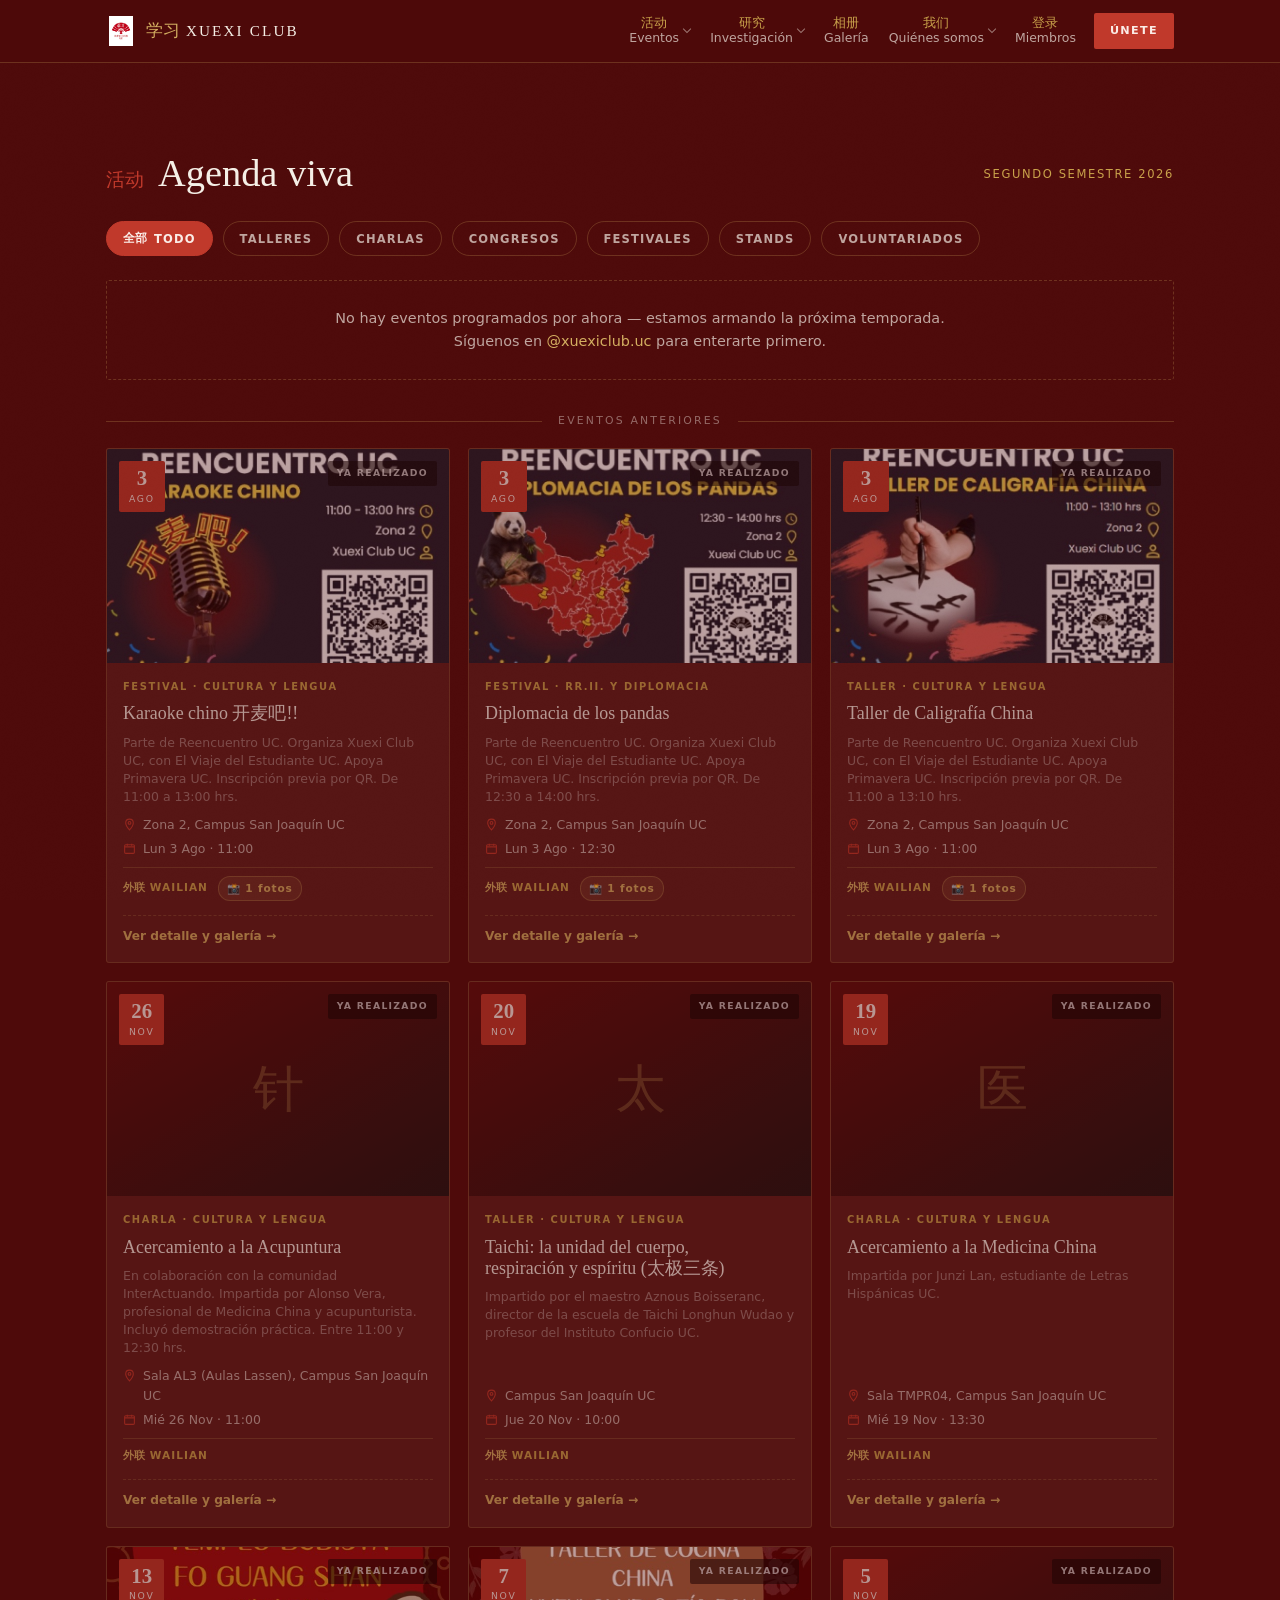
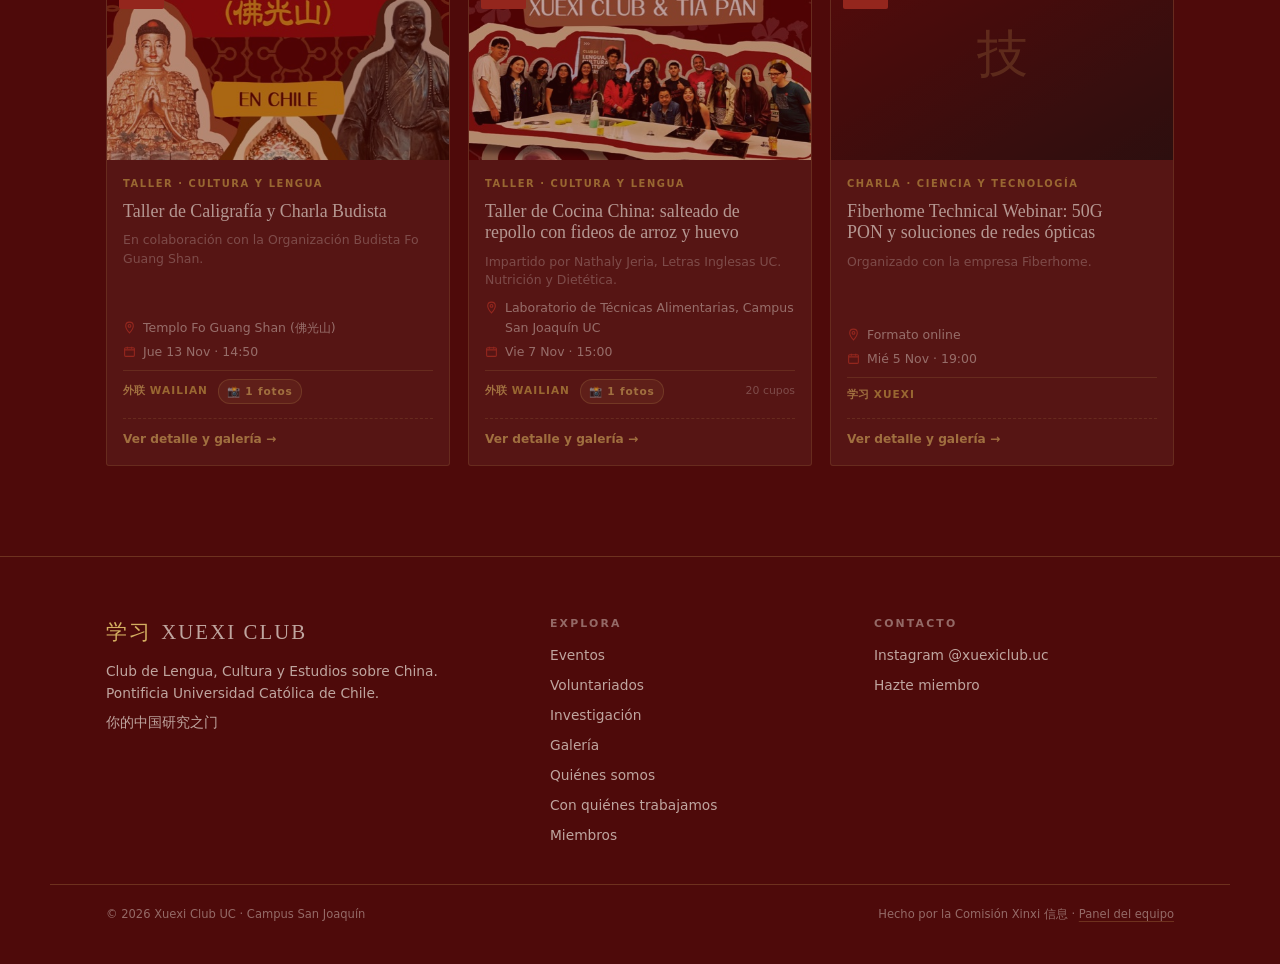
<file: eventos.html>
<!doctype html>
<html lang="es">
<head>
<meta charset="utf-8">
<meta name="viewport" content="width=device-width, initial-scale=1">
<title>Eventos · Xuexi Club UC</title>
<meta name="description" content="Agenda de talleres, charlas y actividades del Xuexi Club UC, el club de Lengua, Cultura y Estudios sobre China de la Pontificia Universidad Católica de Chile.">
<link rel="icon" href="assets/logo.png">
<link rel="stylesheet" href="assets/site.css?v=21">
</head>
<body>
<a class="skip" href="#contenido">Saltar al contenido</a>

<header class="nav">
  <div class="wrap row">
    <a class="brand" href="index.html">
      <img src="assets/logo.png" alt="">
      <span><span class="zh">学习</span> XUEXI CLUB</span>
    </a>
    <button class="nav-burger" type="button" aria-expanded="false" aria-controls="nav-menu" aria-label="Abrir menú">
      <span></span><span></span><span></span>
    </button>
    <ul id="nav-menu">
      <li class="has-drop">
        <a href="eventos.html"><span class="zh">活动</span>Eventos</a>
        <ul class="drop">
          <li><a href="eventos.html">Agenda</a></li>
          <li><a href="voluntariados.html">Voluntariados</a></li>
        </ul>
      </li>
      <li class="has-drop">
        <a href="investigacion.html"><span class="zh">研究</span>Investigación</a>
        <ul class="drop">
          <li><a href="investigacion.html#economia">Economía y Negocios</a></li>
          <li><a href="investigacion.html#ciencia">Ciencia y Tecnología</a></li>
          <li><a href="investigacion.html#diplomacia">Diplomacia y RR.II.</a></li>
          <li><a href="investigacion.html#cultura">Cultura, Arte y Lengua</a></li>
          <li><a href="investigacion.html#politicas">Políticas Públicas y Gobernanza</a></li>
          <li><a href="investigacion.html#otros">Otros</a></li>
        </ul>
      </li>
      <li><a href="galeria.html"><span class="zh">相册</span>Galería</a></li>
      <li class="has-drop">
        <a href="equipo.html"><span class="zh">我们</span>Quiénes somos</a>
        <ul class="drop">
          <li><a href="equipo.html">Equipo</a></li>
          <li><a href="red.html">Organizaciones afines</a></li>
        </ul>
      </li>
      <li id="nav-item-cuenta"><a href="login.html"><span class="zh">登录</span>Miembros</a></li>
    </ul>
    <a class="cta" href="index.html#unete">Únete</a>
  </div>
</header>

<main id="contenido">

<section>
  <div class="wrap">
    <div class="sec-h"><span class="zh">活动</span><h2>Agenda viva</h2>
      <span class="more" id="temporada"></span></div>

    <div class="week" id="destacado" hidden>
      <span class="zh">本周</span>
      <p class="tx"><b id="destacado-titulo"></b><br><span id="destacado-meta"></span></p>
      <a class="btn btn-sello" href="https://forms.gle/QGBvhXRK1Yc75obk8" target="_blank" rel="noopener">
        <span class="zh">报名</span> Inscríbete</a>
    </div>

    <div class="filtros" role="group" aria-label="Filtrar actividades">
      <button class="chip" data-f="todo" aria-pressed="true"><span class="zh">全部</span> Todo</button>
      <button class="chip" data-f="taller" aria-pressed="false">Talleres</button>
      <button class="chip" data-f="charla" aria-pressed="false">Charlas</button>
      <button class="chip" data-f="congreso" aria-pressed="false">Congresos</button>
      <button class="chip" data-f="festival" aria-pressed="false">Festivales</button>
      <button class="chip" data-f="stand" aria-pressed="false">Stands</button>
      <button class="chip" data-f="voluntariado" aria-pressed="false">Voluntariados</button>
    </div>

    <div class="grid-ev" id="lista-eventos" aria-live="polite">
      <p class="aviso">Cargando la agenda…</p>
    </div>
  </div>
</section>

</main>

<footer>
  <div class="wrap foot">
    <div>
      <p class="big"><span class="zh">学习</span> XUEXI CLUB</p>
      <p>Club de Lengua, Cultura y Estudios sobre China.<br>Pontificia Universidad Católica de Chile.</p>
      <p class="motto">你的中国研究之门</p>
    </div>
    <div>
      <h4>Explora</h4>
      <a href="eventos.html">Eventos</a>
      <a href="voluntariados.html">Voluntariados</a>
      <a href="investigacion.html">Investigación</a>
      <a href="galeria.html">Galería</a>
      <a href="equipo.html">Quiénes somos</a>
      <a href="red.html">Con quiénes trabajamos</a>
      <a href="login.html">Miembros</a>
    </div>
    <div>
      <h4>Contacto</h4>
      <a href="https://instagram.com/xuexiclub.uc" target="_blank" rel="noopener">Instagram @xuexiclub.uc</a>
      <a href="https://forms.gle/QGBvhXRK1Yc75obk8" target="_blank" rel="noopener">Hazte miembro</a>
    </div>
  </div>
  <div class="wrap legal">
    <span>© <span id="anio"></span> Xuexi Club UC · Campus San Joaquín</span>
    <span>Hecho por la Comisión Xinxi 信息 · <a href="admin/" class="legal-admin">Panel del equipo</a></span>
  </div>
</footer>

<script src="assets/nav.js?v=21"></script>
<script src="assets/auth.js?v=21"></script>
<script src="assets/planilla.js?v=21"></script>
<script src="assets/datos.js?v=21"></script>
<script>
(function(){
  document.getElementById('anio').textContent = new Date().getFullYear();

  var MESES = ['Ene','Feb','Mar','Abr','May','Jun','Jul','Ago','Sep','Oct','Nov','Dic'];
  var DIAS  = ['Dom','Lun','Mar','Mié','Jue','Vie','Sáb'];
  var ESTADOS = {
    abierto  :{txt:'Inscripción abierta', cls:'e-abierto'},
    pronto   :{txt:'Próximamente',        cls:'e-pronto'},
    lleno    :{txt:'Cupos llenos',        cls:'e-lleno'},
    online   :{txt:'Online · abierto',    cls:'e-online'},
    realizado:{txt:'Realizado',           cls:'e-lleno'}
  };
  var TIPOS = {
    taller:'Taller', charla:'Charla', congreso:'Congreso', almuerzo:'Almuerzo',
    festival:'Festival', stand:'Stand', jornada:'Jornada de investigación',
    voluntariado:'Voluntariado'
  };
  var COMISIONES = {
    wailian:{zh:'外联', nom:'Wailian'},
    xuexi  :{zh:'学习', nom:'Xuexi'},
    xinxi  :{zh:'信息', nom:'Xinxi'}
  };
  var PIN = '<svg viewBox="0 0 24 24" fill="none" stroke="currentColor" stroke-width="2" aria-hidden="true"><path d="M12 2C8 2 5 5 5 9c0 5 7 13 7 13s7-8 7-13c0-4-3-7-7-7z"/><circle cx="12" cy="9" r="2.5"/></svg>';
  var CAL = '<svg viewBox="0 0 24 24" fill="none" stroke="currentColor" stroke-width="2" aria-hidden="true"><rect x="3" y="5" width="18" height="16" rx="2"/><path d="M3 9h18M8 3v4M16 3v4"/></svg>';

  var lista = document.getElementById('lista-eventos');
  var eventos = [], filtro = 'todo';

  function esc(s){ return String(s == null ? '' : s).replace(/[&<>"]/g, function(c){
    return {'&':'&amp;','<':'&lt;','>':'&gt;','"':'&quot;'}[c]; }); }

  // El panel guarda la ruta completa ("assets/foo.jpg") y la planilla sólo el
  // nombre ("foo.jpg"). Aceptamos las dos para no depender de quién editó.
  function ruta(valor, carpeta){
    var v = String(valor || '').trim();
    if (!v) return '';
    if (/^(https?:)?\/\//.test(v)) return v;
    return v.indexOf('/') !== -1 ? v.replace(/^\//, '') : carpeta + v;
  }

  function fecha(iso){
    var p = String(iso).split('-');
    return new Date(+p[0], +p[1] - 1, +p[2]);
  }

  function esPasado(e){
    var hoy = new Date(); hoy.setHours(0,0,0,0);
    return fecha(e.fecha) < hoy;
  }

  function tarjeta(e){
    var d = fecha(e.fecha);
    var evId = e.id || encodeURIComponent(e.titulo);
    var urlSubpagina = 'evento.html?id=' + encodeURIComponent(evId);
    var est = esPasado(e)
      ? {txt:'Ya realizado', cls:'e-lleno'}
      : (ESTADOS[e.estado] || ESTADOS.pronto);
    var media = e.imagen
      ? '<img src="' + esc(ruta(e.imagen, 'assets/')) + '" alt="" loading="lazy">'
      : '<span class="glyph zh">' + esc(e.hanzi || '学') + '</span>';
    var cantFotos = (e.galeria && e.galeria.length) ? e.galeria.length : 0;
    var badgeGaleria = cantFotos > 0
      ? '<span class="badge-galeria" title="' + cantFotos + ' fotos del evento">📸 ' + cantFotos + ' fotos</span>'
      : '';
    var cupos = e.cupos > 0
      ? '<span class="cupos">' + esc(e.cupos) + ' cupos</span>'
      : '';
    var com = COMISIONES[e.comision];
    var sello = com
      ? '<span class="ev-com" title="Comisión ' + com.nom + '"><span class="zh">' + com.zh +
        '</span> ' + com.nom + '</span>'
      : '';
    return '<article class="ev' + (esPasado(e) ? ' pasado' : '') + '">' +
      '<a href="' + urlSubpagina + '" class="media-link">' +
        '<div class="media">' + media +
          '<p class="fecha"><b>' + d.getDate() + '</b><span>' + MESES[d.getMonth()] + '</span></p>' +
          '<span class="estado ' + est.cls + '">' + est.txt + '</span>' +
        '</div>' +
      '</a>' +
      '<div class="body">' +
        '<p class="area">' + esc(TIPOS[e.tipo] || '') +
          (e.areaEtiqueta ? ' · ' + esc(e.areaEtiqueta) : '') + '</p>' +
        '<h3><a href="' + urlSubpagina + '" class="ev-titulo-link">' + esc(e.titulo) + '</a></h3>' +
        (e.detalle ? '<p class="ev-det">' + esc(e.detalle) + '</p>' : '') +
        '<div class="meta">' +
          // Las actividades de la planilla de Wailian pueden no traer lugar ni hora.
          (e.lugar ? '<span class="r">' + PIN + '<span>' + esc(e.lugar) + '</span></span>' : '') +
          '<span class="r">' + CAL + '<span>' + DIAS[d.getDay()] + ' ' + d.getDate() + ' ' +
             MESES[d.getMonth()] + (e.hora ? ' · ' + esc(e.hora) : '') + '</span></span>' +
          '<span class="ev-pie">' + sello + badgeGaleria + cupos + '</span>' +
          '<div class="ev-accion">' +
            '<a href="' + urlSubpagina + '" class="btn-link-ev">Ver detalle y galería →</a>' +
          '</div>' +
        '</div>' +
      '</div></article>';
  }

  function pintar(){
    var vis = eventos.filter(function(e){ return filtro === 'todo' || e.tipo === filtro; });
    if (!vis.length){
      lista.innerHTML = '<p class="aviso">No hay eventos en esta área por ahora. ' +
                        'Escríbenos y proponemos uno.</p>';
      return;
    }
    var proximos = vis.filter(function(e){ return !esPasado(e); })
                      .sort(function(a,b){ return fecha(a.fecha) - fecha(b.fecha); });
    var pasados  = vis.filter(esPasado)
                      .sort(function(a,b){ return fecha(b.fecha) - fecha(a.fecha); });

    var html = proximos.map(tarjeta).join('');
    if (!proximos.length){
      html = '<p class="aviso">No hay eventos programados por ahora — estamos armando la ' +
             'próxima temporada.<br>Síguenos en ' +
             '<a href="https://instagram.com/xuexiclub.uc" target="_blank" rel="noopener" ' +
             'style="color:var(--gold)">@xuexiclub.uc</a> para enterarte primero.</p>' + html;
    }
    if (pasados.length){
      html += '<p class="separador"><span>Eventos anteriores</span></p>' + pasados.map(tarjeta).join('');
    }
    lista.innerHTML = html;
  }

  [].forEach.call(document.querySelectorAll('.chip'), function(btn){
    btn.addEventListener('click', function(){
      [].forEach.call(document.querySelectorAll('.chip'), function(b){
        b.setAttribute('aria-pressed', String(b === btn));
      });
      filtro = btn.dataset.f;
      pintar();
    });
  });

  function destacar(){
    var hoy = new Date(); hoy.setHours(0,0,0,0);
    var prox = eventos.filter(function(e){ return fecha(e.fecha) >= hoy; })[0];
    if (!prox) return;
    var d = fecha(prox.fecha);
    document.getElementById('destacado-titulo').textContent = 'Próximo: ' + prox.titulo;
    var meta = [DIAS[d.getDay()] + ' ' + d.getDate() + ' de ' + MESES[d.getMonth()],
                prox.lugar, prox.hora, prox.cupos > 0 ? prox.cupos + ' cupos' : '']
      .filter(Boolean).join(' · ');
    document.getElementById('destacado-meta').textContent = meta;
    document.getElementById('destacado').hidden = false;
  }

  cargarEventos()
    .then(function(data){
      eventos = (data.eventos || []).sort(function(a,b){ return fecha(a.fecha) - fecha(b.fecha); });
      if (data.temporada) document.getElementById('temporada').textContent = data.temporada;
      pintar();
      destacar();
    })
    .catch(function(err){
      lista.innerHTML = '<p class="aviso">No pudimos cargar la agenda en este momento.<br>' +
        'Escríbenos por <a href="https://instagram.com/xuexiclub.uc" target="_blank" ' +
        'rel="noopener" style="color:var(--gold)">Instagram</a>.</p>';
      console.error('Agenda:', err);
    });
})();
</script>
</body>
</html>
</file>
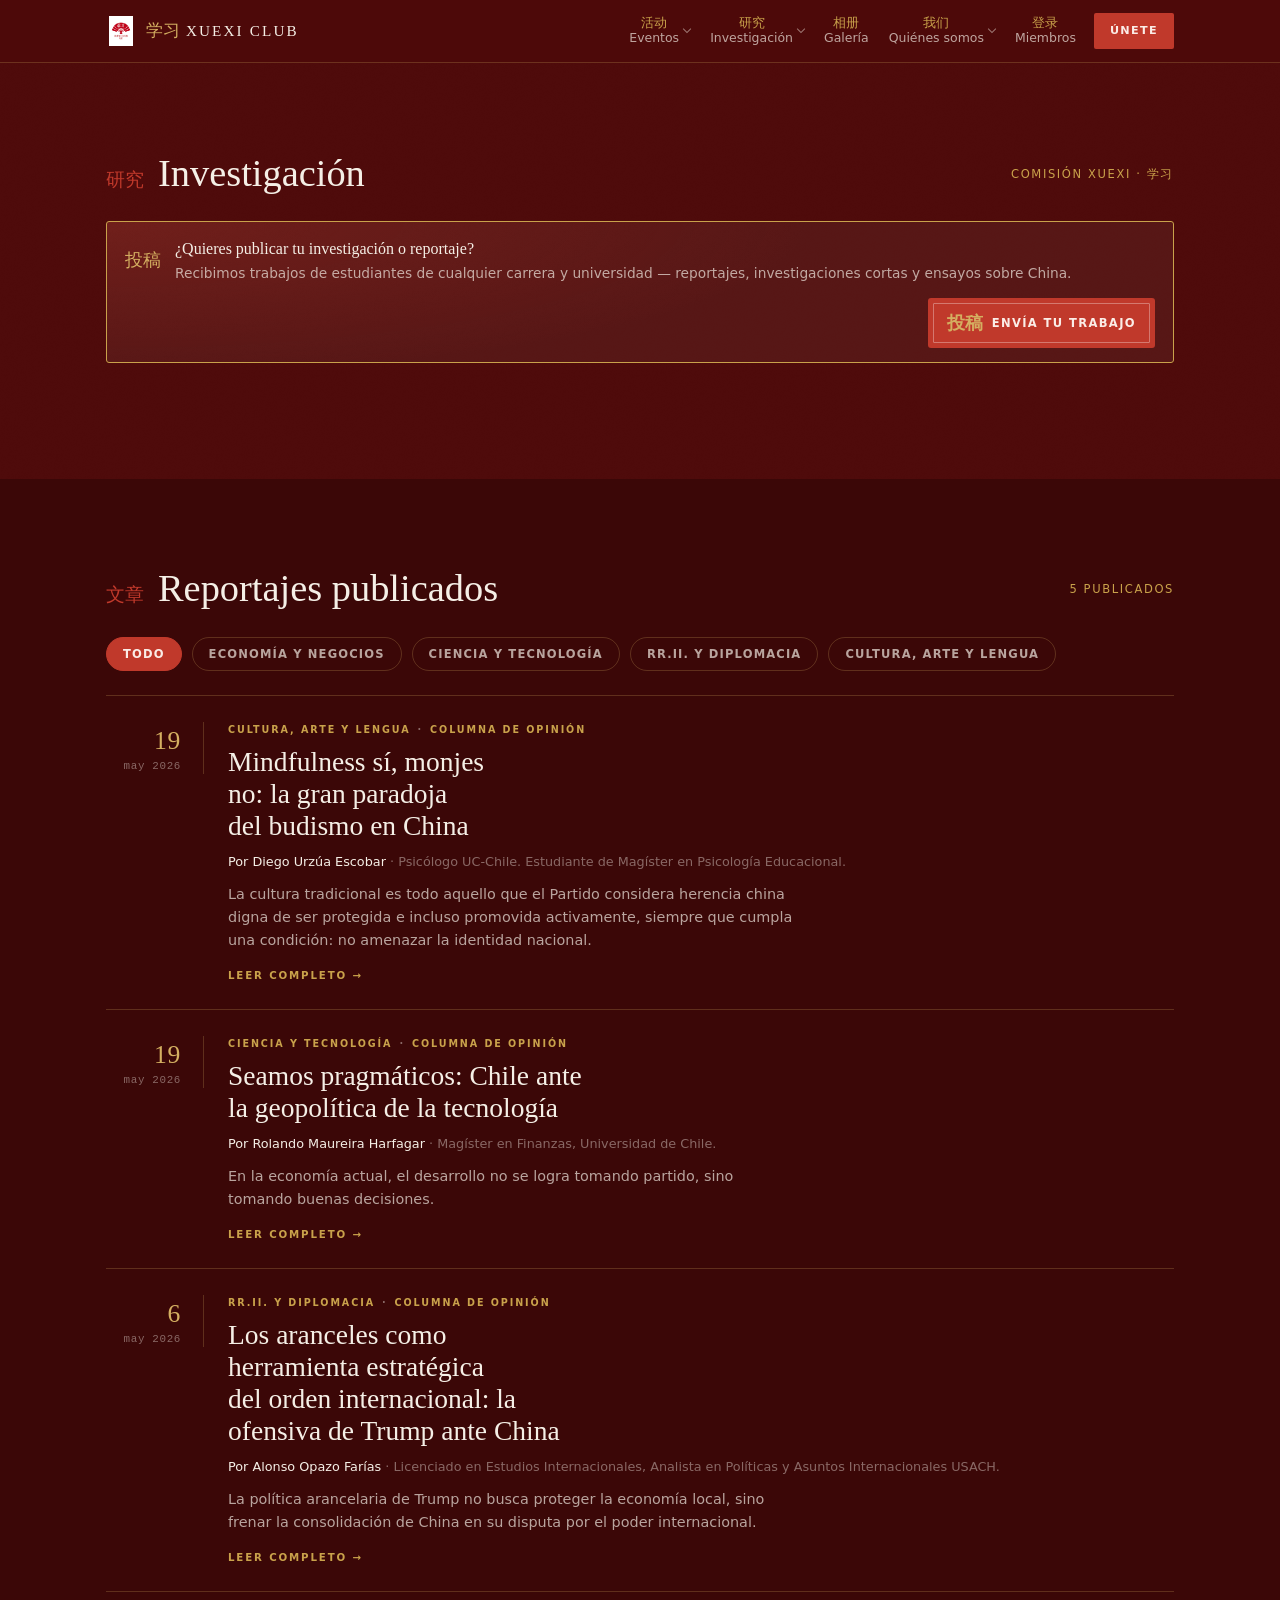
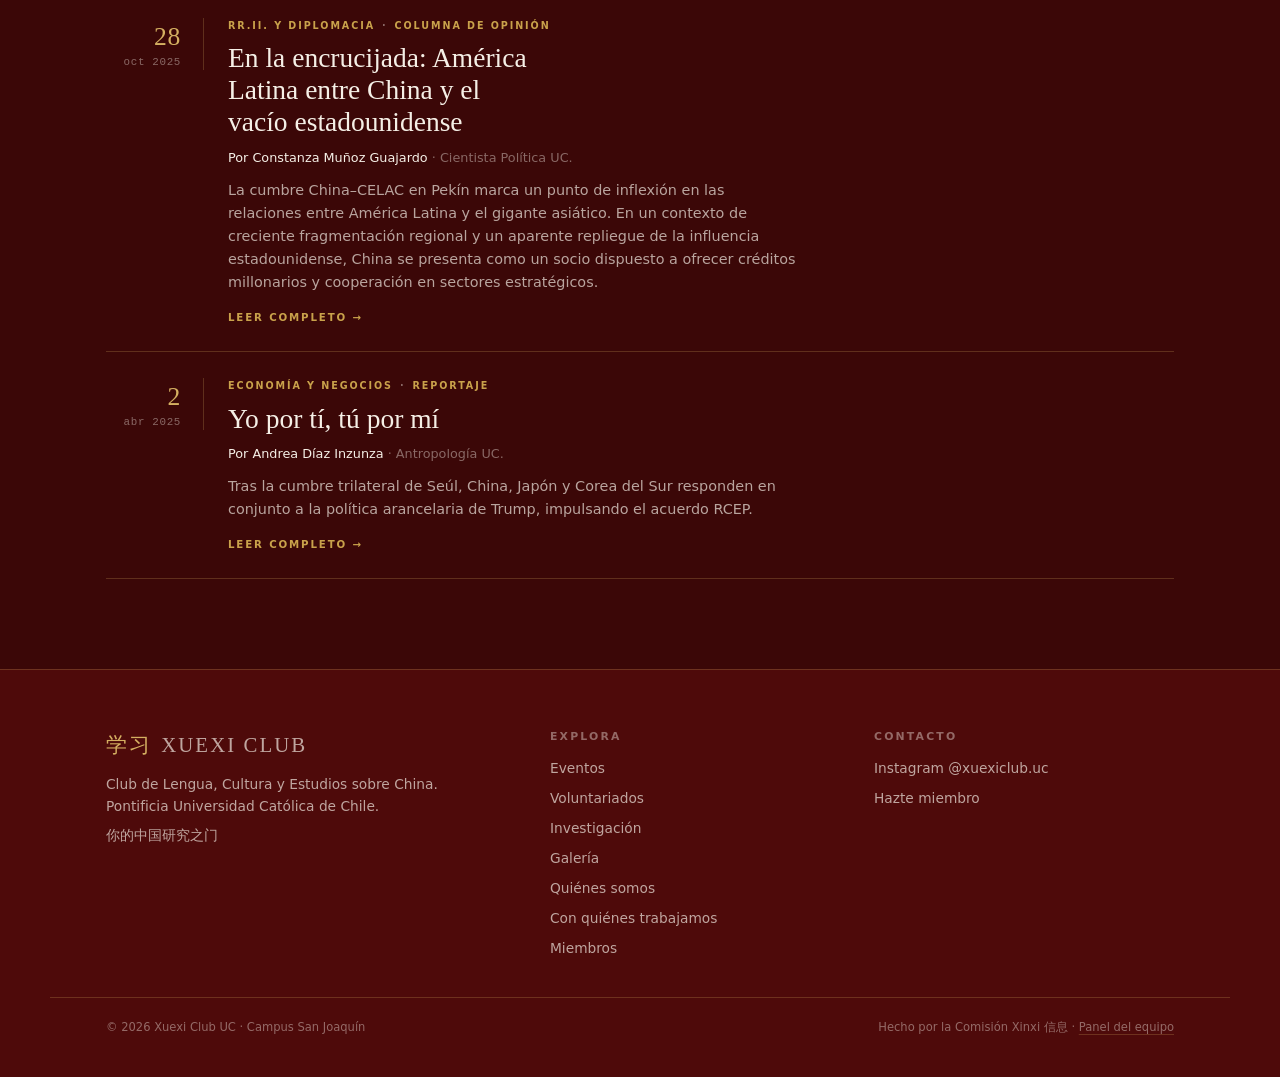
<file: investigacion.html>
<!doctype html>
<html lang="es">
<head>
<meta charset="utf-8">
<meta name="viewport" content="width=device-width, initial-scale=1">
<title>Investigación · Xuexi Club UC</title>
<meta name="description" content="Reportajes, columnas y áreas de investigación de la Comisión Xuexi (学习) del Xuexi Club UC, el club de Lengua, Cultura y Estudios sobre China de la Pontificia Universidad Católica de Chile.">
<link rel="icon" href="assets/logo.png">
<link rel="stylesheet" href="assets/site.css?v=21">
</head>
<body>
<a class="skip" href="#contenido">Saltar al contenido</a>

<header class="nav">
  <div class="wrap row">
    <a class="brand" href="index.html">
      <img src="assets/logo.png" alt="">
      <span><span class="zh">学习</span> XUEXI CLUB</span>
    </a>
    <button class="nav-burger" type="button" aria-expanded="false" aria-controls="nav-menu" aria-label="Abrir menú">
      <span></span><span></span><span></span>
    </button>
    <ul id="nav-menu">
      <li class="has-drop">
        <a href="eventos.html"><span class="zh">活动</span>Eventos</a>
        <ul class="drop">
          <li><a href="eventos.html">Agenda</a></li>
          <li><a href="voluntariados.html">Voluntariados</a></li>
        </ul>
      </li>
      <li class="has-drop">
        <a href="investigacion.html"><span class="zh">研究</span>Investigación</a>
        <ul class="drop">
          <li><a href="investigacion.html#economia">Economía y Negocios</a></li>
          <li><a href="investigacion.html#ciencia">Ciencia y Tecnología</a></li>
          <li><a href="investigacion.html#diplomacia">Diplomacia y RR.II.</a></li>
          <li><a href="investigacion.html#cultura">Cultura, Arte y Lengua</a></li>
          <li><a href="investigacion.html#politicas">Políticas Públicas y Gobernanza</a></li>
          <li><a href="investigacion.html#otros">Otros</a></li>
        </ul>
      </li>
      <li><a href="galeria.html"><span class="zh">相册</span>Galería</a></li>
      <li class="has-drop">
        <a href="equipo.html"><span class="zh">我们</span>Quiénes somos</a>
        <ul class="drop">
          <li><a href="equipo.html">Equipo</a></li>
          <li><a href="red.html">Organizaciones afines</a></li>
        </ul>
      </li>
      <li id="nav-item-cuenta"><a href="login.html"><span class="zh">登录</span>Miembros</a></li>
    </ul>
    <a class="cta" href="index.html#unete">Únete</a>
  </div>
</header>

<main id="contenido">

<section>
  <div class="wrap">
    <div class="sec-h"><span class="zh">研究</span><h2>Investigación</h2>
      <span class="more">Comisión Xuexi · 学习</span></div>

    <div class="week" style="margin-bottom:26px">
      <span class="zh">投稿</span>
      <p class="tx"><b>¿Quieres publicar tu investigación o reportaje?</b><br>
        Recibimos trabajos de estudiantes de cualquier carrera y universidad —
        reportajes, investigaciones cortas y ensayos sobre China.</p>
      <a class="btn btn-sello" href="https://forms.gle/isG1DprPiK4PcdWP6" target="_blank" rel="noopener">
        <span class="zh">投稿</span> Envía tu trabajo</a>
    </div>

  </div>
</section>

<section class="alt">
  <div class="wrap">
    <div class="sec-h"><span class="zh">文章</span><h2>Reportajes publicados</h2>
      <span class="more" id="rep-total"></span></div>
    <div class="filtros" id="rep-filtros" role="group" aria-label="Filtrar reportajes por área"></div>
    <div class="reportajes" id="rep-lista">
      <p class="aviso">Cargando reportajes…</p>
    </div>
  </div>
</section>

</main>

<footer>
  <div class="wrap foot">
    <div>
      <p class="big"><span class="zh">学习</span> XUEXI CLUB</p>
      <p>Club de Lengua, Cultura y Estudios sobre China.<br>Pontificia Universidad Católica de Chile.</p>
      <p class="motto">你的中国研究之门</p>
    </div>
    <div>
      <h4>Explora</h4>
      <a href="eventos.html">Eventos</a>
      <a href="voluntariados.html">Voluntariados</a>
      <a href="investigacion.html">Investigación</a>
      <a href="galeria.html">Galería</a>
      <a href="equipo.html">Quiénes somos</a>
      <a href="red.html">Con quiénes trabajamos</a>
      <a href="login.html">Miembros</a>
    </div>
    <div>
      <h4>Contacto</h4>
      <a href="https://instagram.com/xuexiclub.uc" target="_blank" rel="noopener">Instagram @xuexiclub.uc</a>
      <a href="https://forms.gle/QGBvhXRK1Yc75obk8" target="_blank" rel="noopener">Hazte miembro</a>
    </div>
  </div>
  <div class="wrap legal">
    <span>© <span id="anio"></span> Xuexi Club UC · Campus San Joaquín</span>
    <span>Hecho por la Comisión Xinxi 信息 · <a href="admin/" class="legal-admin">Panel del equipo</a></span>
  </div>
</footer>

<script src="assets/nav.js?v=21"></script>
<script src="assets/auth.js?v=21"></script>
<script>
  document.getElementById('anio').textContent = new Date().getFullYear();

  var MESES = ['ene','feb','mar','abr','may','jun','jul','ago','sep','oct','nov','dic'];
  var MESES_L = ['enero','febrero','marzo','abril','mayo','junio','julio','agosto',
                 'septiembre','octubre','noviembre','diciembre'];

  function esc(s){
    return String(s == null ? '' : s).replace(/[&<>"']/g, function(c){
      return {'&':'&amp;','<':'&lt;','>':'&gt;','"':'&quot;',"'":'&#39;'}[c];
    });
  }

  function fecha(iso){
    var p = String(iso).split('-');
    return new Date(Number(p[0]), Number(p[1]) - 1, Number(p[2]));
  }

  // Las listas pueden venir como textos sueltos o, si las guardó el panel,
  // como objetos de un solo campo. Las dejamos siempre como textos.
  function comoTextos(v){
    if (!Array.isArray(v)) return [];
    return v.map(function(x){
      if (typeof x === 'string') return x;
      if (x && typeof x === 'object'){
        var k = Object.keys(x)[0];
        return k ? String(x[k]) : '';
      }
      return x == null ? '' : String(x);
    }).filter(function(s){ return s.trim() !== ''; });
  }

  var reportajes = [], filtroRep = 'todo';

  // Los enlaces del menú (investigacion.html#economia, …) filtran por área
  var SLUGS = {
    economia:   'Economía y Negocios',
    ciencia:    'Ciencia y Tecnología',
    diplomacia: 'RR.II. y Diplomacia',
    cultura:    'Cultura, Arte y Lengua',
    politicas:  'Políticas Públicas y Gobernanza',
    otros:      'Otros'
  };

  function areaDelHash(){
    return SLUGS[(location.hash || '').replace('#', '')] || 'todo';
  }

  function marcarChip(){
    var chips = document.querySelectorAll('#rep-filtros .chip');
    [].forEach.call(chips, function(c){
      c.setAttribute('aria-pressed', String(c.dataset.r === filtroRep));
    });
  }

  function fechaLarga(iso){
    if (!iso) return '';
    var f = fecha(iso);
    return f.getDate() + ' de ' + MESES_L[f.getMonth()] + ' de ' + f.getFullYear();
  }

  function cuerpoReportaje(r){
    var h = '<div class="rep-meta">';
    if (r.tipo)     h += '<span>' + esc(r.tipo) + '</span>';
    if (r.recibido) h += '<span>Recibido <b>' + esc(fechaLarga(r.recibido)) + '</b></span>';
    if (r.fecha)    h += '<span>Publicado <b>' + esc(fechaLarga(r.fecha)) + '</b></span>';
    h += '</div>';

    if (r.extracto) h += '<p class="aviso-extracto">Este texto es un extracto — no se pudo recuperar ' +
      'la versión completa del artículo original.</p>';

    var ps = comoTextos(r.parrafos);
    h += '<div class="rep-texto rep-texto-inicio">';
    ps.forEach(function(p, i){
      h += '<p>' + esc(p) + '</p>';
      if (r.cita && i === 1) h += '</div><blockquote class="rep-cita"><p>' + esc(r.cita) +
        '</p></blockquote><div class="rep-texto">';
    });
    h += '</div>';

    var pie = '';
    var kws = comoTextos(r.palabrasClave);
    if (kws.length) pie += '<div class="kw">' +
      kws.map(function(k){ return '<span>' + esc(k) + '</span>'; }).join('') + '</div>';
    if (r.fuente) pie += '<p class="fuente">Fuente: <a href="' + esc(r.fuente.url) +
      '" target="_blank" rel="noopener">' + esc(r.fuente.texto) + '</a></p>';
    if (pie) h += '<div class="rep-pie">' + pie + '</div>';

    return h;
  }

  function pintarReportajes(){
    var cont = document.getElementById('rep-lista');
    var vis = reportajes.filter(function(r){ return filtroRep === 'todo' || r.area === filtroRep; });

    if (!reportajes.length){
      cont.innerHTML = '<p class="aviso">Todavía no hay reportajes publicados aquí.<br>' +
        '¿Escribiste algo sobre China? <a href="https://forms.gle/isG1DprPiK4PcdWP6" ' +
        'target="_blank" rel="noopener" style="color:var(--gold)">Envíanos tu trabajo</a>.</p>';
      return;
    }
    if (!vis.length){
      cont.innerHTML = '<p class="aviso">No hay reportajes en esta área todavía.</p>';
      return;
    }
    cont.innerHTML = vis.map(function(r){
      var f = r.fecha ? fecha(r.fecha) : null;
      return '<details class="rep"><summary>' +
        '<p class="fch">' + (f ? '<b>' + f.getDate() + '</b><span>' + MESES[f.getMonth()] + ' ' +
          f.getFullYear() + '</span>' : '') + '</p>' +
        '<div class="cnt">' +
          '<p class="ar">' + esc(r.area || '') +
            (r.tipo ? '<i>·</i>' + esc(r.tipo) : '') + '</p>' +
          '<h3>' + esc(r.titulo) + '</h3>' +
          (r.autor ? '<p class="aut">Por ' + esc(r.autor) +
            (r.autorDetalle ? ' <span>· ' + esc(r.autorDetalle) + '</span>' : '') + '</p>' : '') +
          (r.resumen ? '<p class="res">' + esc(r.resumen) + '</p>' : '') +
          '<p class="leer"></p>' +
        '</div></summary>' +
        '<div class="rep-cuerpo">' + cuerpoReportaje(r) + '</div>' +
      '</details>';
    }).join('');
  }

  function pintarFiltrosRep(areas){
    var cont = document.getElementById('rep-filtros');
    if (!reportajes.length){ cont.style.display = 'none'; return; }
    var usadas = areas.filter(function(a){
      return reportajes.some(function(r){ return r.area === a; }); });
    cont.innerHTML = '<button class="chip" data-r="todo" aria-pressed="true">Todo</button>' +
      usadas.map(function(a){
        return '<button class="chip" data-r="' + esc(a) + '" aria-pressed="false">' + esc(a) + '</button>';
      }).join('');
    cont.addEventListener('click', function(ev){
      var b = ev.target.closest('button'); if (!b) return;
      [].forEach.call(cont.querySelectorAll('.chip'), function(x){
        x.setAttribute('aria-pressed', String(x === b)); });
      filtroRep = b.dataset.r;
      pintarReportajes();
    });
  }

  fetch('data/reportajes.json', {cache:'no-cache'})
    .then(function(r){ if(!r.ok) throw new Error('HTTP '+r.status); return r.json(); })
    .then(function(d){
      reportajes = (d.reportajes || []).sort(function(a,b){
        return (b.fecha || '').localeCompare(a.fecha || ''); });
      var n = reportajes.length;
      document.getElementById('rep-total').textContent =
        n ? n + (n === 1 ? ' publicado' : ' publicados') : '';
      pintarFiltrosRep(d._areas || []);
      filtroRep = areaDelHash();
      marcarChip();
      pintarReportajes();

      window.addEventListener('hashchange', function(){
        filtroRep = areaDelHash();
        marcarChip();
        pintarReportajes();
        document.getElementById('rep-lista').scrollIntoView({block:'start'});
      });
    })
    .catch(function(){
      document.getElementById('rep-lista').innerHTML =
        '<p class="aviso">No se pudieron cargar los reportajes por ahora.</p>';
    });
</script>
</body>
</html>
</file>
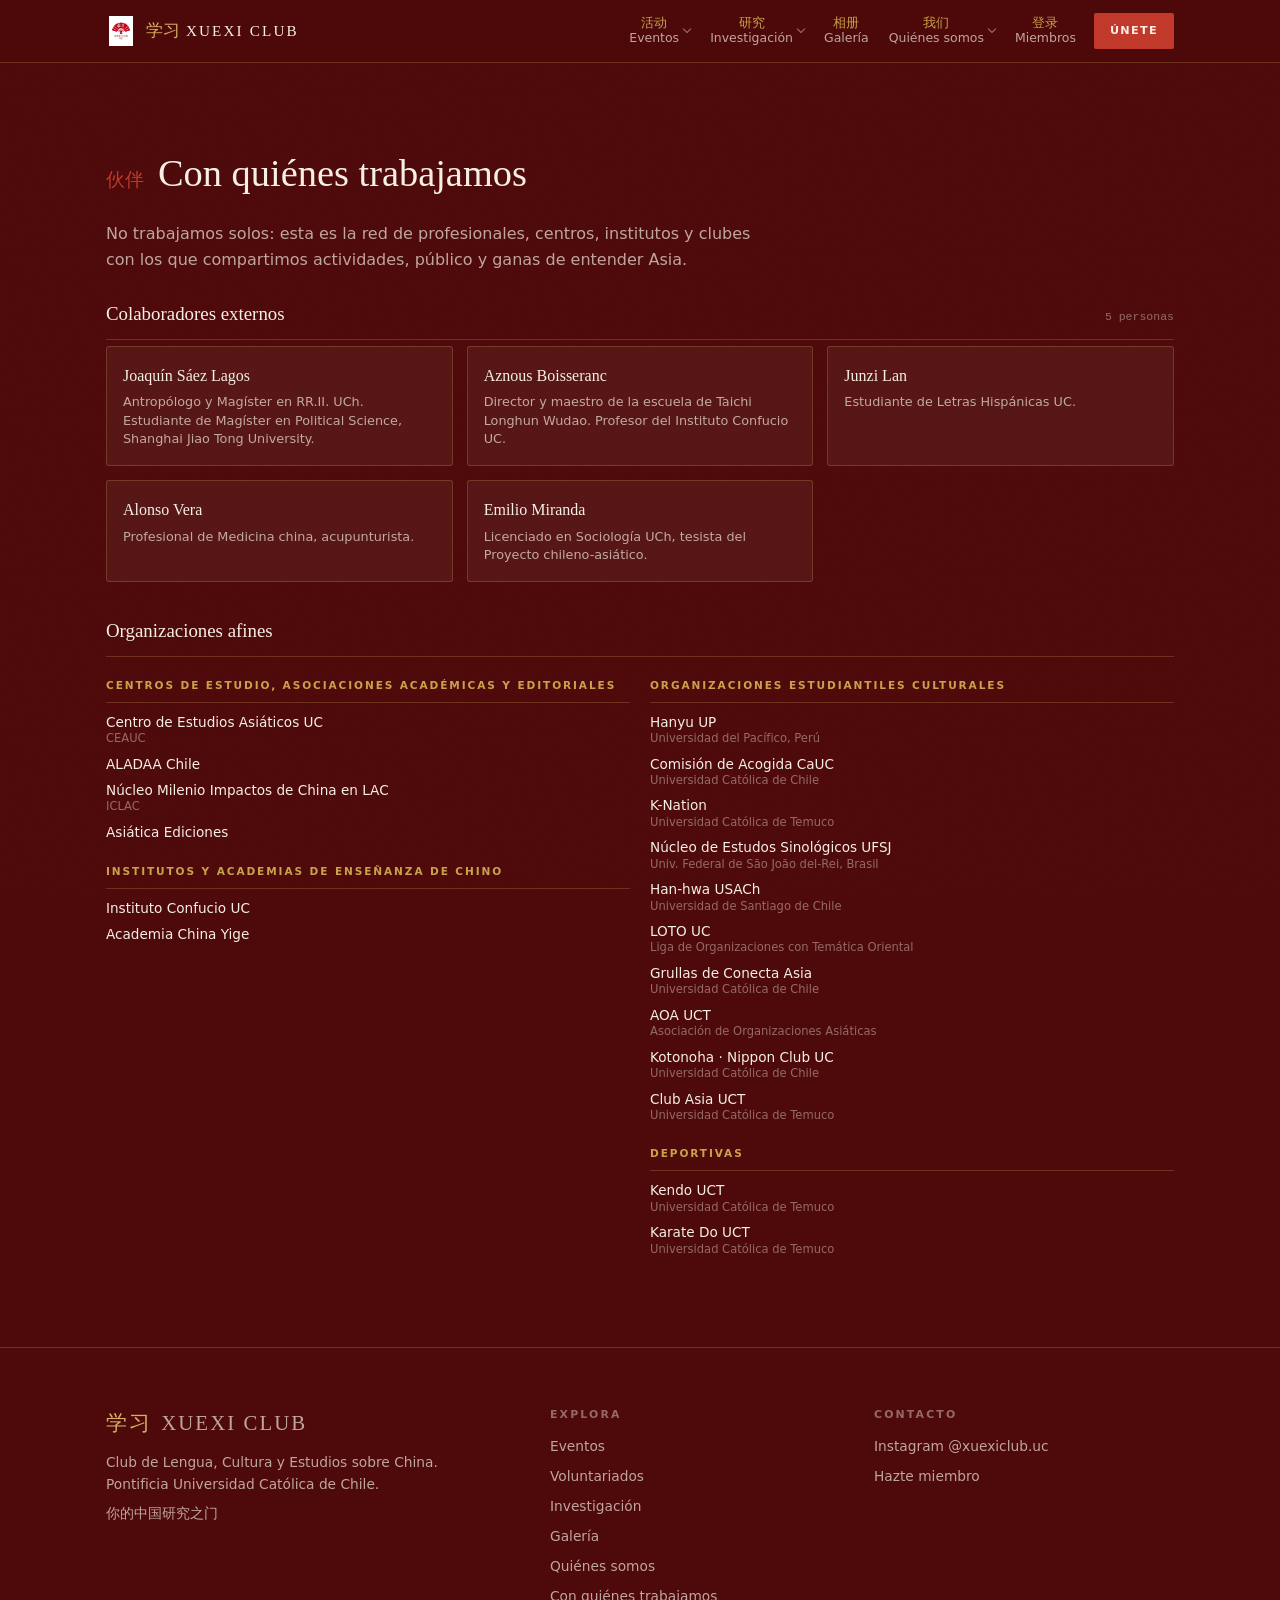
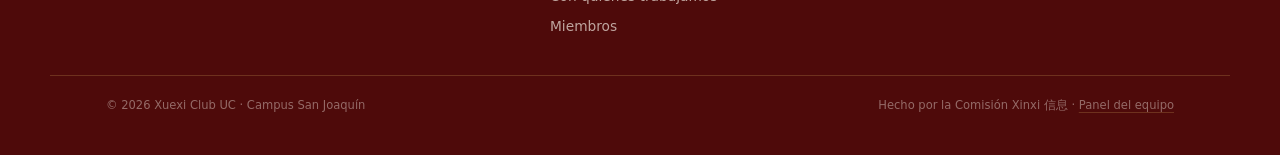
<file: red.html>
<!doctype html>
<html lang="es">
<head>
<meta charset="utf-8">
<meta name="viewport" content="width=device-width, initial-scale=1">
<title>Con quiénes trabajamos · Xuexi Club UC</title>
<meta name="description" content="Red de colaboradores externos y organizaciones afines del Xuexi Club UC, el club de Lengua, Cultura y Estudios sobre China de la Pontificia Universidad Católica de Chile.">
<link rel="icon" href="assets/logo.png">
<link rel="stylesheet" href="assets/site.css?v=21">
</head>
<body>
<a class="skip" href="#contenido">Saltar al contenido</a>

<header class="nav">
  <div class="wrap row">
    <a class="brand" href="index.html">
      <img src="assets/logo.png" alt="">
      <span><span class="zh">学习</span> XUEXI CLUB</span>
    </a>
    <button class="nav-burger" type="button" aria-expanded="false" aria-controls="nav-menu" aria-label="Abrir menú">
      <span></span><span></span><span></span>
    </button>
    <ul id="nav-menu">
      <li class="has-drop">
        <a href="eventos.html"><span class="zh">活动</span>Eventos</a>
        <ul class="drop">
          <li><a href="eventos.html">Agenda</a></li>
          <li><a href="voluntariados.html">Voluntariados</a></li>
        </ul>
      </li>
      <li class="has-drop">
        <a href="investigacion.html"><span class="zh">研究</span>Investigación</a>
        <ul class="drop">
          <li><a href="investigacion.html#economia">Economía y Negocios</a></li>
          <li><a href="investigacion.html#ciencia">Ciencia y Tecnología</a></li>
          <li><a href="investigacion.html#diplomacia">Diplomacia y RR.II.</a></li>
          <li><a href="investigacion.html#cultura">Cultura, Arte y Lengua</a></li>
          <li><a href="investigacion.html#politicas">Políticas Públicas y Gobernanza</a></li>
          <li><a href="investigacion.html#otros">Otros</a></li>
        </ul>
      </li>
      <li><a href="galeria.html"><span class="zh">相册</span>Galería</a></li>
      <li class="has-drop">
        <a href="equipo.html"><span class="zh">我们</span>Quiénes somos</a>
        <ul class="drop">
          <li><a href="equipo.html">Equipo</a></li>
          <li><a href="red.html">Organizaciones afines</a></li>
        </ul>
      </li>
      <li id="nav-item-cuenta"><a href="login.html"><span class="zh">登录</span>Miembros</a></li>
    </ul>
    <a class="cta" href="index.html#unete">Únete</a>
  </div>
</header>

<main id="contenido">

<section>
  <div class="wrap">
    <div class="sec-h"><span class="zh">伙伴</span><h2>Con quiénes trabajamos</h2></div>
    <p style="color:var(--cream-dim);max-width:66ch;margin-bottom:26px">
      No trabajamos solos: esta es la red de profesionales, centros, institutos y clubes con los
      que compartimos actividades, público y ganas de entender Asia.</p>

    <div class="grupo">
      <div class="grupo-h"><h3>Colaboradores externos</h3><span class="n">5 personas</span></div>
      <div class="colabs">
        <div class="colab"><b>Joaquín Sáez Lagos</b>
          <p>Antropólogo y Magíster en RR.II. UCh. Estudiante de Magíster en Political Science,
            Shanghai Jiao Tong University.</p></div>
        <div class="colab"><b>Aznous Boisseranc</b>
          <p>Director y maestro de la escuela de Taichi Longhun Wudao. Profesor del Instituto
            Confucio UC.</p></div>
        <div class="colab"><b>Junzi Lan</b>
          <p>Estudiante de Letras Hispánicas UC.</p></div>
        <div class="colab"><b>Alonso Vera</b>
          <p>Profesional de Medicina china, acupunturista.</p></div>
        <div class="colab"><b>Emilio Miranda</b>
          <p>Licenciado en Sociología UCh, tesista del Proyecto chileno-asiático.</p></div>
      </div>
    </div>

    <div class="grupo-h" style="margin-bottom:20px"><h3>Organizaciones afines</h3></div>
    <div class="red">
      <div class="red-grupo">
        <h4>Centros de estudio, asociaciones académicas y editoriales</h4>
        <ul>
          <li>Centro de Estudios Asiáticos UC <span>CEAUC</span></li>
          <li>ALADAA Chile</li>
          <li>Núcleo Milenio Impactos de China en LAC <span>ICLAC</span></li>
          <li>Asiática Ediciones</li>
        </ul>
        <h4 style="margin-top:22px">Institutos y academias de enseñanza de chino</h4>
        <ul>
          <li>Instituto Confucio UC</li>
          <li>Academia China Yige</li>
        </ul>
      </div>
      <div class="red-grupo">
        <h4>Organizaciones estudiantiles culturales</h4>
        <ul>
          <li>Hanyu UP <span>Universidad del Pacífico, Perú</span></li>
          <li>Comisión de Acogida CaUC <span>Universidad Católica de Chile</span></li>
          <li>K-Nation <span>Universidad Católica de Temuco</span></li>
          <li>Núcleo de Estudos Sinológicos UFSJ <span>Univ. Federal de São João del-Rei, Brasil</span></li>
          <li>Han-hwa USACh <span>Universidad de Santiago de Chile</span></li>
          <li>LOTO UC <span>Liga de Organizaciones con Temática Oriental</span></li>
          <li>Grullas de Conecta Asia <span>Universidad Católica de Chile</span></li>
          <li>AOA UCT <span>Asociación de Organizaciones Asiáticas</span></li>
          <li>Kotonoha · Nippon Club UC <span>Universidad Católica de Chile</span></li>
          <li>Club Asia UCT <span>Universidad Católica de Temuco</span></li>
        </ul>
        <h4 style="margin-top:22px">Deportivas</h4>
        <ul>
          <li>Kendo UCT <span>Universidad Católica de Temuco</span></li>
          <li>Karate Do UCT <span>Universidad Católica de Temuco</span></li>
        </ul>
      </div>
    </div>
  </div>
</section>

</main>

<footer>
  <div class="wrap foot">
    <div>
      <p class="big"><span class="zh">学习</span> XUEXI CLUB</p>
      <p>Club de Lengua, Cultura y Estudios sobre China.<br>Pontificia Universidad Católica de Chile.</p>
      <p class="motto">你的中国研究之门</p>
    </div>
    <div>
      <h4>Explora</h4>
      <a href="eventos.html">Eventos</a>
      <a href="voluntariados.html">Voluntariados</a>
      <a href="investigacion.html">Investigación</a>
      <a href="galeria.html">Galería</a>
      <a href="equipo.html">Quiénes somos</a>
      <a href="red.html">Con quiénes trabajamos</a>
      <a href="login.html">Miembros</a>
    </div>
    <div>
      <h4>Contacto</h4>
      <a href="https://instagram.com/xuexiclub.uc" target="_blank" rel="noopener">Instagram @xuexiclub.uc</a>
      <a href="https://forms.gle/QGBvhXRK1Yc75obk8" target="_blank" rel="noopener">Hazte miembro</a>
    </div>
  </div>
  <div class="wrap legal">
    <span>© <span id="anio"></span> Xuexi Club UC · Campus San Joaquín</span>
    <span>Hecho por la Comisión Xinxi 信息 · <a href="admin/" class="legal-admin">Panel del equipo</a></span>
  </div>
</footer>

<script src="assets/nav.js?v=21"></script>
<script src="assets/auth.js?v=21"></script>
<script>document.getElementById('anio').textContent = new Date().getFullYear();</script>
</body>
</html>
</file>
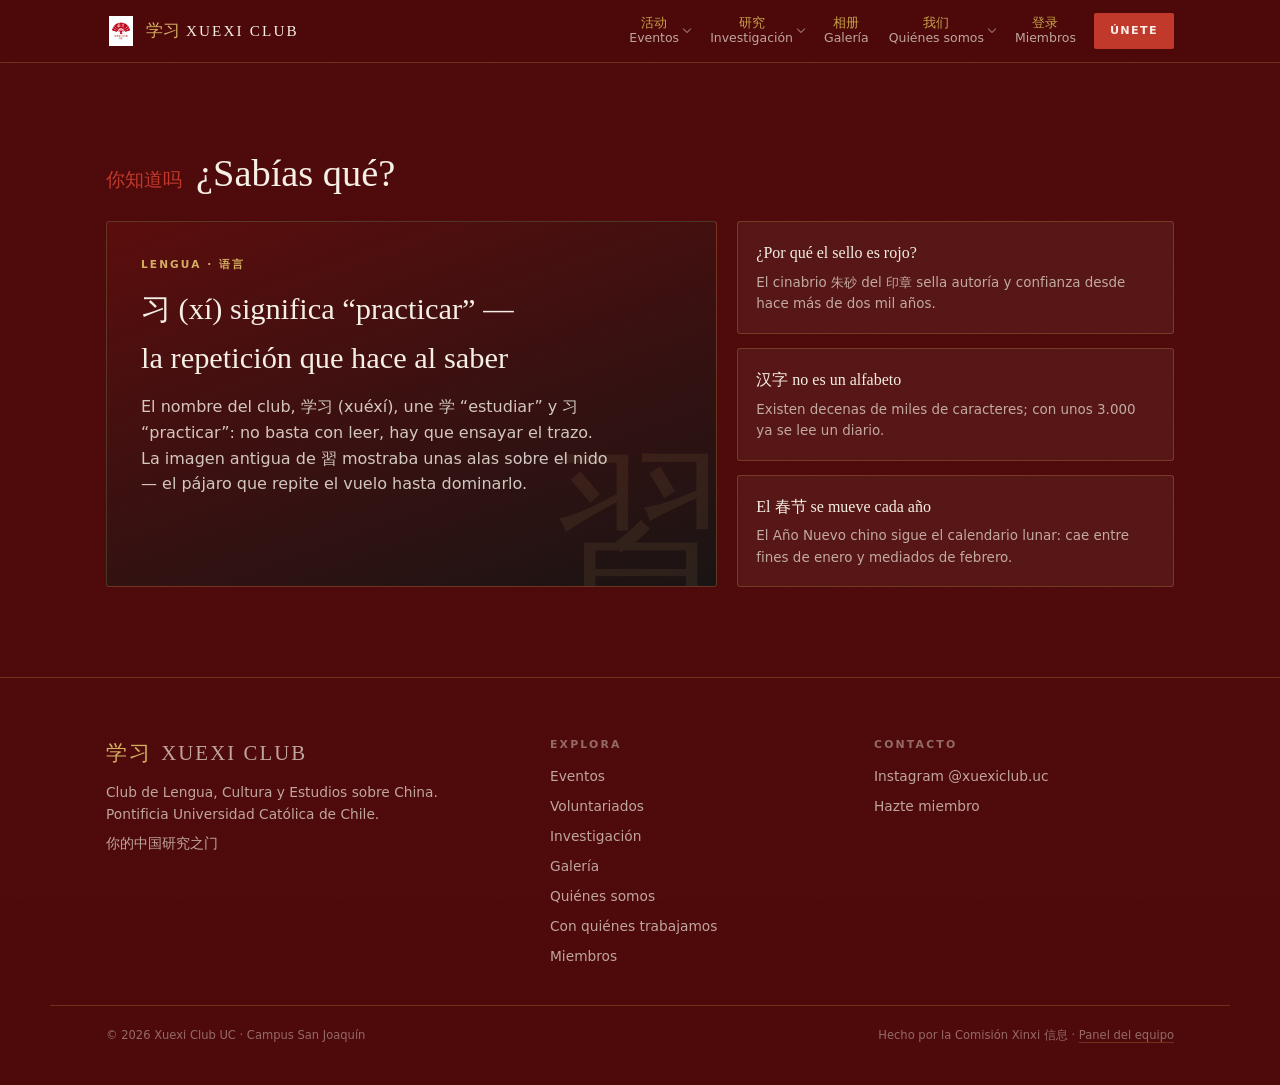
<file: sabias-que.html>
<!doctype html>
<html lang="es">
<head>
<meta charset="utf-8">
<meta name="viewport" content="width=device-width, initial-scale=1">
<title>¿Sabías qué? · Xuexi Club UC</title>
<meta name="description" content="Curiosidades sobre lengua, cultura y tradiciones chinas — Xuexi Club UC, el club de Lengua, Cultura y Estudios sobre China de la Pontificia Universidad Católica de Chile.">
<link rel="icon" href="assets/logo.png">
<link rel="stylesheet" href="assets/site.css?v=21">
</head>
<body>
<a class="skip" href="#contenido">Saltar al contenido</a>

<header class="nav">
  <div class="wrap row">
    <a class="brand" href="index.html">
      <img src="assets/logo.png" alt="">
      <span><span class="zh">学习</span> XUEXI CLUB</span>
    </a>
    <button class="nav-burger" type="button" aria-expanded="false" aria-controls="nav-menu" aria-label="Abrir menú">
      <span></span><span></span><span></span>
    </button>
    <ul id="nav-menu">
      <li class="has-drop">
        <a href="eventos.html"><span class="zh">活动</span>Eventos</a>
        <ul class="drop">
          <li><a href="eventos.html">Agenda</a></li>
          <li><a href="voluntariados.html">Voluntariados</a></li>
        </ul>
      </li>
      <li class="has-drop">
        <a href="investigacion.html"><span class="zh">研究</span>Investigación</a>
        <ul class="drop">
          <li><a href="investigacion.html#economia">Economía y Negocios</a></li>
          <li><a href="investigacion.html#ciencia">Ciencia y Tecnología</a></li>
          <li><a href="investigacion.html#diplomacia">Diplomacia y RR.II.</a></li>
          <li><a href="investigacion.html#cultura">Cultura, Arte y Lengua</a></li>
          <li><a href="investigacion.html#politicas">Políticas Públicas y Gobernanza</a></li>
          <li><a href="investigacion.html#otros">Otros</a></li>
        </ul>
      </li>
      <li><a href="galeria.html"><span class="zh">相册</span>Galería</a></li>
      <li class="has-drop">
        <a href="equipo.html"><span class="zh">我们</span>Quiénes somos</a>
        <ul class="drop">
          <li><a href="equipo.html">Equipo</a></li>
          <li><a href="red.html">Organizaciones afines</a></li>
        </ul>
      </li>
      <li id="nav-item-cuenta"><a href="login.html"><span class="zh">登录</span>Miembros</a></li>
    </ul>
    <a class="cta" href="index.html#unete">Únete</a>
  </div>
</header>

<main id="contenido">

<section>
  <div class="wrap">
    <div class="sec-h"><span class="zh">你知道吗</span><h2>¿Sabías qué?</h2></div>
    <div class="sabias">
      <article class="feat">
        <span class="k zh">習</span>
        <p class="tag">Lengua · 语言</p>
        <h3>习 (xí) significa “practicar” — la repetición que hace al saber</h3>
        <p>El nombre del club, 学习 (xuéxí), une 学 “estudiar” y 习 “practicar”: no basta con leer,
          hay que ensayar el trazo. La imagen antigua de 習 mostraba unas alas sobre el nido —
          el pájaro que repite el vuelo hasta dominarlo.</p>
      </article>
      <div class="qas">
        <div class="qa"><b>¿Por qué el sello es rojo?</b>
          <p>El cinabrio 朱砂 del 印章 sella autoría y confianza desde hace más de dos mil años.</p></div>
        <div class="qa"><b>汉字 no es un alfabeto</b>
          <p>Existen decenas de miles de caracteres; con unos 3.000 ya se lee un diario.</p></div>
        <div class="qa"><b>El 春节 se mueve cada año</b>
          <p>El Año Nuevo chino sigue el calendario lunar: cae entre fines de enero y mediados de febrero.</p></div>
      </div>
    </div>
  </div>
</section>

</main>

<footer>
  <div class="wrap foot">
    <div>
      <p class="big"><span class="zh">学习</span> XUEXI CLUB</p>
      <p>Club de Lengua, Cultura y Estudios sobre China.<br>Pontificia Universidad Católica de Chile.</p>
      <p class="motto">你的中国研究之门</p>
    </div>
    <div>
      <h4>Explora</h4>
      <a href="eventos.html">Eventos</a>
      <a href="voluntariados.html">Voluntariados</a>
      <a href="investigacion.html">Investigación</a>
      <a href="galeria.html">Galería</a>
      <a href="equipo.html">Quiénes somos</a>
      <a href="red.html">Con quiénes trabajamos</a>
      <a href="login.html">Miembros</a>
    </div>
    <div>
      <h4>Contacto</h4>
      <a href="https://instagram.com/xuexiclub.uc" target="_blank" rel="noopener">Instagram @xuexiclub.uc</a>
      <a href="https://forms.gle/QGBvhXRK1Yc75obk8" target="_blank" rel="noopener">Hazte miembro</a>
    </div>
  </div>
  <div class="wrap legal">
    <span>© <span id="anio"></span> Xuexi Club UC · Campus San Joaquín</span>
    <span>Hecho por la Comisión Xinxi 信息 · <a href="admin/" class="legal-admin">Panel del equipo</a></span>
  </div>
</footer>

<script src="assets/nav.js?v=21"></script>
<script>document.getElementById('anio').textContent = new Date().getFullYear();</script>
</body>
</html>
</file>
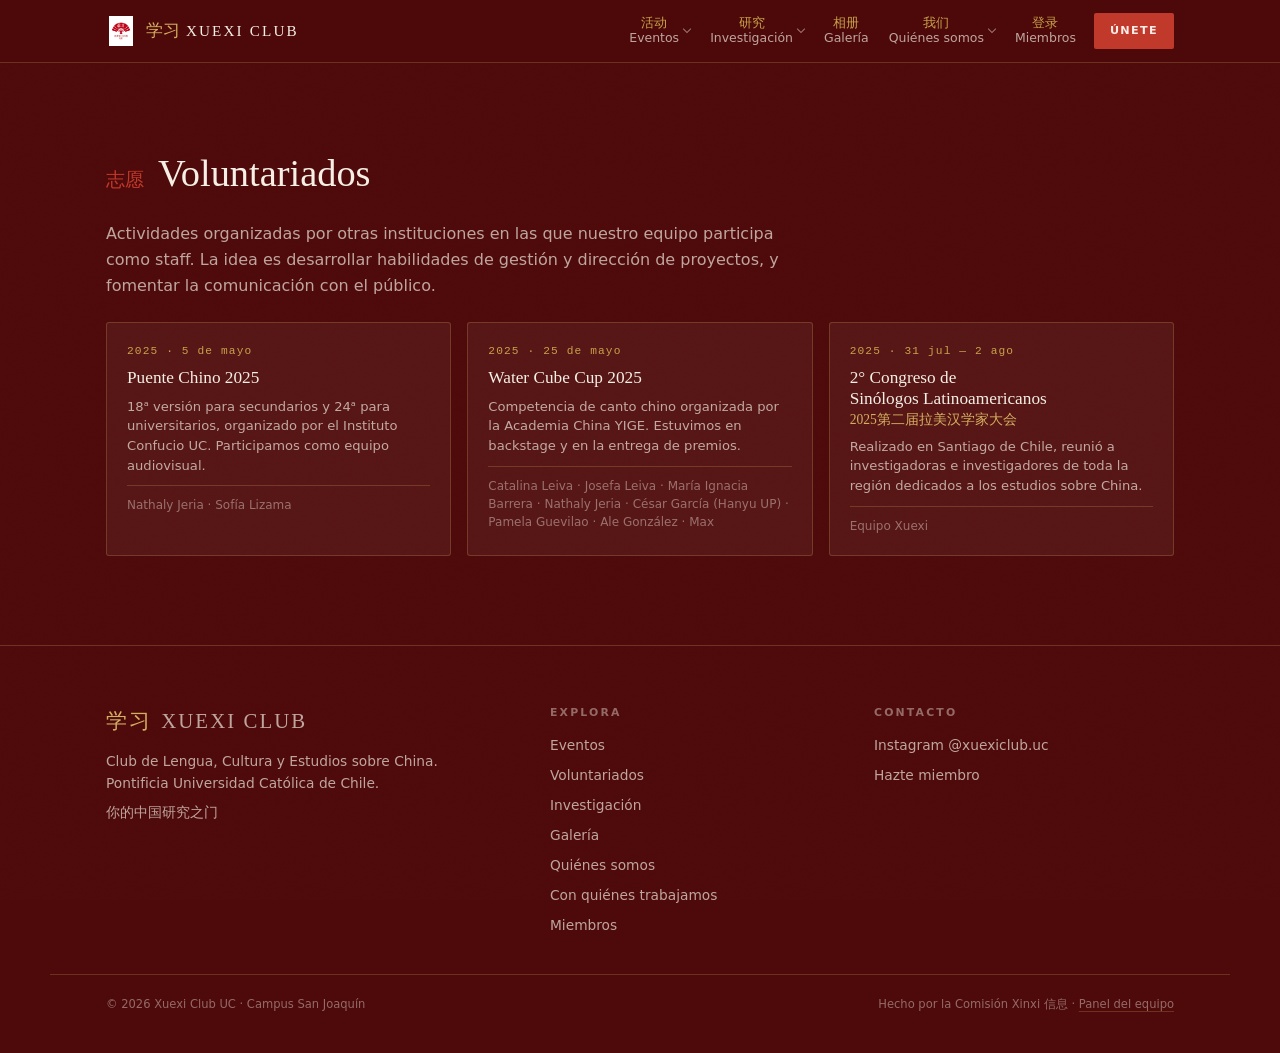
<file: voluntariados.html>
<!doctype html>
<html lang="es">
<head>
<meta charset="utf-8">
<meta name="viewport" content="width=device-width, initial-scale=1">
<title>Voluntariados · Xuexi Club UC</title>
<meta name="description" content="Voluntariados y colaboraciones del Xuexi Club UC con otras instituciones y eventos sobre China y Asia en Chile.">
<link rel="icon" href="assets/logo.png">
<link rel="stylesheet" href="assets/site.css?v=21">
</head>
<body>
<a class="skip" href="#contenido">Saltar al contenido</a>

<header class="nav">
  <div class="wrap row">
    <a class="brand" href="index.html">
      <img src="assets/logo.png" alt="">
      <span><span class="zh">学习</span> XUEXI CLUB</span>
    </a>
    <button class="nav-burger" type="button" aria-expanded="false" aria-controls="nav-menu" aria-label="Abrir menú">
      <span></span><span></span><span></span>
    </button>
    <ul id="nav-menu">
      <li class="has-drop">
        <a href="eventos.html"><span class="zh">活动</span>Eventos</a>
        <ul class="drop">
          <li><a href="eventos.html">Agenda</a></li>
          <li><a href="voluntariados.html">Voluntariados</a></li>
        </ul>
      </li>
      <li class="has-drop">
        <a href="investigacion.html"><span class="zh">研究</span>Investigación</a>
        <ul class="drop">
          <li><a href="investigacion.html#economia">Economía y Negocios</a></li>
          <li><a href="investigacion.html#ciencia">Ciencia y Tecnología</a></li>
          <li><a href="investigacion.html#diplomacia">Diplomacia y RR.II.</a></li>
          <li><a href="investigacion.html#cultura">Cultura, Arte y Lengua</a></li>
          <li><a href="investigacion.html#politicas">Políticas Públicas y Gobernanza</a></li>
          <li><a href="investigacion.html#otros">Otros</a></li>
        </ul>
      </li>
      <li><a href="galeria.html"><span class="zh">相册</span>Galería</a></li>
      <li class="has-drop">
        <a href="equipo.html"><span class="zh">我们</span>Quiénes somos</a>
        <ul class="drop">
          <li><a href="equipo.html">Equipo</a></li>
          <li><a href="red.html">Organizaciones afines</a></li>
        </ul>
      </li>
      <li id="nav-item-cuenta"><a href="login.html"><span class="zh">登录</span>Miembros</a></li>
    </ul>
    <a class="cta" href="index.html#unete">Únete</a>
  </div>
</header>

<main id="contenido">

<section>
  <div class="wrap">
    <div class="sec-h"><span class="zh">志愿</span><h2>Voluntariados</h2></div>
    <p style="color:var(--cream-dim);max-width:68ch;margin-bottom:24px">
      Actividades organizadas por otras instituciones en las que nuestro equipo participa como staff.
      La idea es desarrollar habilidades de gestión y dirección de proyectos, y fomentar la comunicación
      con el público.</p>
    <div class="volu">
      <article class="vol">
        <p class="anio">2025 · 5 de mayo</p>
        <h3>Puente Chino 2025</h3>
        <p>18ᵃ versión para secundarios y 24ᵃ para universitarios, organizado por el Instituto Confucio UC.
          Participamos como equipo audiovisual.</p>
        <p class="quienes">Nathaly Jeria · Sofía Lizama</p>
      </article>
      <article class="vol">
        <p class="anio">2025 · 25 de mayo</p>
        <h3>Water Cube Cup 2025</h3>
        <p>Competencia de canto chino organizada por la Academia China YIGE. Estuvimos en backstage
          y en la entrega de premios.</p>
        <p class="quienes">Catalina Leiva · Josefa Leiva · María Ignacia Barrera · Nathaly Jeria ·
          César García (Hanyu UP) · Pamela Guevilao · Ale González · Max</p>
      </article>
      <article class="vol">
        <p class="anio">2025 · 31 jul — 2 ago</p>
        <h3>2° Congreso de Sinólogos Latinoamericanos<span class="zh">2025第二届拉美汉学家大会</span></h3>
        <p>Realizado en Santiago de Chile, reunió a investigadoras e investigadores de toda la región
          dedicados a los estudios sobre China.</p>
        <p class="quienes">Equipo Xuexi</p>
      </article>
    </div>
  </div>
</section>

</main>

<footer>
  <div class="wrap foot">
    <div>
      <p class="big"><span class="zh">学习</span> XUEXI CLUB</p>
      <p>Club de Lengua, Cultura y Estudios sobre China.<br>Pontificia Universidad Católica de Chile.</p>
      <p class="motto">你的中国研究之门</p>
    </div>
    <div>
      <h4>Explora</h4>
      <a href="eventos.html">Eventos</a>
      <a href="voluntariados.html">Voluntariados</a>
      <a href="investigacion.html">Investigación</a>
      <a href="galeria.html">Galería</a>
      <a href="equipo.html">Quiénes somos</a>
      <a href="red.html">Con quiénes trabajamos</a>
      <a href="login.html">Miembros</a>
    </div>
    <div>
      <h4>Contacto</h4>
      <a href="https://instagram.com/xuexiclub.uc" target="_blank" rel="noopener">Instagram @xuexiclub.uc</a>
      <a href="https://forms.gle/QGBvhXRK1Yc75obk8" target="_blank" rel="noopener">Hazte miembro</a>
    </div>
  </div>
  <div class="wrap legal">
    <span>© <span id="anio"></span> Xuexi Club UC · Campus San Joaquín</span>
    <span>Hecho por la Comisión Xinxi 信息 · <a href="admin/" class="legal-admin">Panel del equipo</a></span>
  </div>
</footer>

<script src="assets/nav.js?v=21"></script>
<script src="assets/auth.js?v=21"></script>
<script>document.getElementById('anio').textContent = new Date().getFullYear();</script>
</body>
</html>
</file>
<file: assets/site.css>
:root{
  --ground:#4E0A0A; --ground-2:#3B0707; --ground-3:#5C0D0D;
  --ink:#1A1414;
  --vermilion:#C0392B; --vermilion-deep:#A81E1E;
  --gold:#D4AF61; --gold-deep:#C9A24B;
  --cream:#F5EFE6; --cream-dim:rgba(245,239,230,.68); --cream-faint:rgba(245,239,230,.42);
  --jade:#2E7D6B; --jade-light:#37917B;
  --line:rgba(212,175,97,.24);
  --card:rgba(255,246,236,.05);
  --card-2:rgba(255,246,236,.08);
  --serif:"Hoefler Text","Didot","Iowan Old Style",Palatino,Georgia,"Songti SC",serif;
  --hanzi:"Songti SC","STSong","SimSun","Noto Serif SC",serif;
  --sans:"Avenir Next","Avenir","Segoe UI",system-ui,-apple-system,"Helvetica Neue",sans-serif;
  --mono:"SF Mono",ui-monospace,Menlo,monospace;
  --maxw:1180px; --r:3px;
}
*{box-sizing:border-box}
[hidden]{display:none!important}
html{-webkit-text-size-adjust:100%;scroll-behavior:smooth}
body{
  margin:0;background:var(--ground);color:var(--cream);
  font-family:var(--sans);font-size:16px;line-height:1.6;
  -webkit-font-smoothing:antialiased;overflow-x:hidden;
}
body::before{
  content:"";position:fixed;inset:0;z-index:0;pointer-events:none;opacity:.05;mix-blend-mode:overlay;
  background-image:url("data:image/svg+xml;utf8,<svg xmlns='http://www.w3.org/2000/svg' width='160' height='160'><filter id='n'><feTurbulence type='fractalNoise' baseFrequency='0.9' numOctaves='2' stitchTiles='stitch'/><feColorMatrix type='saturate' values='0'/></filter><rect width='100%25' height='100%25' filter='url(%23n)' opacity='0.5'/></svg>");
}
img{max-width:100%;display:block}
a{color:inherit;text-decoration:none}
h1,h2,h3,h4{margin:0;font-weight:normal;text-wrap:balance}
p{margin:0}
::selection{background:var(--vermilion);color:#fff}
:focus-visible{outline:2px solid var(--gold);outline-offset:3px;border-radius:2px}
.wrap{max-width:var(--maxw);margin:0 auto;padding:0 clamp(20px,5vw,56px);position:relative;z-index:1}
.zh{font-family:var(--hanzi)}
.skip{position:absolute;left:-9999px;background:var(--gold);color:var(--ink);padding:10px 16px;z-index:99}
.skip:focus{left:12px;top:12px}


/* NAV */
header.nav{position:sticky;top:0;z-index:40;background:rgba(78,10,10,.92);backdrop-filter:blur(10px);border-bottom:1px solid var(--line)}
.nav .row{display:flex;align-items:center;gap:18px;height:62px}
.brand{display:flex;align-items:center;gap:10px;font-family:var(--serif);letter-spacing:.14em;font-size:.95rem}
.brand img{width:30px;height:30px;object-fit:contain}
.brand .zh{color:var(--gold);font-size:1.05rem;letter-spacing:0}
.nav ul{display:flex;gap:20px;margin:0 0 0 auto;padding:0;list-style:none;font-size:.78rem;color:var(--cream-dim)}
.nav ul a{display:flex;flex-direction:column;line-height:1.15;padding:4px 0;border-bottom:1.5px solid transparent;transition:.2s}
.nav ul a .zh{color:var(--gold-deep);font-size:.8rem}
.nav ul a:hover{color:var(--cream);border-color:var(--vermilion)}
.nav .cta{font-size:.7rem;letter-spacing:.12em;text-transform:uppercase;font-weight:700;background:var(--vermilion);color:#FBEDE7;padding:9px 16px;border-radius:2px;transition:.2s}
.nav .cta:hover{background:var(--vermilion-deep)}
/* la visibilidad responsiva de .nav ul y .cta se define más abajo, junto al menú móvil */

/* BUTTONS */
.btn{display:inline-flex;align-items:center;gap:9px;font-weight:600;font-size:.82rem;letter-spacing:.12em;
  text-transform:uppercase;padding:13px 22px;border-radius:var(--r);border:1px solid transparent;
  cursor:pointer;transition:transform .18s,background .2s,border-color .2s;position:relative;font-family:var(--sans)}
.btn:hover{transform:translateY(-2px)}
.btn .zh{letter-spacing:0;font-size:1rem}
.btn-sello{background:var(--vermilion);color:#FBEDE7}
.btn-sello::after{content:"";position:absolute;inset:4px;border:1px solid rgba(255,255,255,.32);border-radius:1px;pointer-events:none}
.btn-sello:hover{background:var(--vermilion-deep)}
.btn-jade{background:var(--jade-light);color:#F1FBF7}
.btn-jade:hover{background:var(--jade)}
.btn-gold{border-color:var(--gold-deep);color:var(--gold)}
.btn-gold:hover{background:rgba(212,175,97,.14)}

/* SECTIONS */
section{position:relative;z-index:1;padding:clamp(52px,7vw,92px) 0}
.sec-h{display:flex;align-items:baseline;gap:14px;margin-bottom:26px;flex-wrap:wrap}
.sec-h .zh{color:var(--vermilion);font-size:1.2rem}
.sec-h h2{font-family:var(--serif);font-size:clamp(1.6rem,3.4vw,2.4rem);line-height:1.05}
.sec-h .more{margin-left:auto;font-size:.72rem;letter-spacing:.14em;text-transform:uppercase;color:var(--gold-deep);align-self:center}
.sec-h .more:hover{color:var(--gold)}
.alt{background:var(--ground-2)}

/* HERO */
.hero{padding-top:clamp(40px,6vw,76px);overflow:hidden}
.hero-grid{display:grid;grid-template-columns:1.15fr .85fr;gap:clamp(26px,5vw,60px);align-items:center}
@media(max-width:900px){.hero-grid{grid-template-columns:1fr;gap:32px}}
.hero .eyebrow{font-size:.74rem;letter-spacing:.26em;text-transform:uppercase;color:var(--gold-deep);font-weight:600;margin-bottom:20px}
.hero h1{font-family:var(--serif);font-size:clamp(2.6rem,7vw,4.6rem);line-height:.98}
.hero h1 .zh{color:var(--gold)}
.hero p.lead{margin-top:20px;font-size:1.06rem;color:var(--cream-dim);max-width:46ch}
.hero .row{display:flex;gap:12px;flex-wrap:wrap;margin-top:28px}
.hero-emblem img{width:min(360px,78vw);margin:0 auto;border-radius:8px;border:1px solid var(--line)}
.stats{display:flex;gap:26px;flex-wrap:wrap;margin-top:32px}
.stats div{padding-left:14px;border-left:2px solid var(--vermilion)}
.stats b{display:block;font-family:var(--serif);font-size:1.7rem;line-height:1}
.stats span{font-size:.68rem;letter-spacing:.1em;text-transform:uppercase;color:var(--cream-dim)}

/* REENCUENTRO UC · destacado */
.destacado{padding:clamp(30px,4vw,44px) clamp(20px,5vw,56px);margin:0 auto clamp(40px,6vw,64px);
  border:1px solid var(--gold);border-radius:var(--r);
  background:radial-gradient(120% 160% at 0 0,rgba(192,57,43,.22),transparent 55%),var(--card-2)}
.dest-head{margin-bottom:24px}
.dest-dia{display:inline-flex;align-items:center;gap:8px;font-size:.68rem;letter-spacing:.18em;
  text-transform:uppercase;font-weight:700;color:var(--gold);margin-bottom:10px}
.dest-dia i{width:7px;height:7px;border-radius:50%;background:var(--vermilion);flex:none;
  box-shadow:0 0 0 3px rgba(192,57,43,.25)}
.dest-head h2{font-family:var(--serif);font-size:clamp(1.5rem,3.4vw,2.1rem);line-height:1.05}
.dest-head h2 .zh{color:var(--gold)}
.dest-head p{margin-top:8px;font-size:.86rem;color:var(--cream-dim)}
.dest-grid{display:grid;grid-template-columns:repeat(3,1fr);gap:16px}
@media(max-width:820px){.dest-grid{grid-template-columns:1fr}}
.dest-card{border:1px solid var(--line);border-radius:var(--r);background:var(--card);
  overflow:hidden;transition:border-color .2s,transform .2s}
.dest-card:hover{border-color:var(--gold-deep);transform:translateY(-3px)}
.dest-media{position:relative;aspect-ratio:4/5;overflow:hidden;background:var(--ink)}
.dest-media img{width:100%;height:100%;object-fit:cover;object-position:top center}
.dest-media .dest-zh{position:absolute;right:10px;top:10px;width:38px;height:38px;border-radius:50%;
  background:rgba(20,16,16,.72);backdrop-filter:blur(3px);display:grid;place-items:center;
  font-family:var(--hanzi);font-size:1.15rem;color:var(--gold);line-height:1;margin:0;
  border:1px solid rgba(212,175,97,.4)}
.dest-card .dest-hora{font-family:var(--mono);font-size:.74rem;color:var(--vermilion);
  margin:16px 20px 6px;letter-spacing:.02em}
.dest-card h3{font-family:var(--serif);font-size:1.08rem;line-height:1.25;margin:0 20px}
.dest-card h3 .zh{color:var(--gold)}
.dest-lugar{font-size:.8rem;color:var(--cream-dim);margin:8px 20px 0}
.dest-insc{font-size:.72rem;color:var(--cream-faint);margin:10px 20px 18px;padding-top:10px;
  border-top:1px solid var(--line)}
.dest-cerrado{opacity:.72}
.dest-cerrado:hover{opacity:1}
.dest-cerrado .dest-media img{filter:grayscale(.35)}
.dest-badge{position:absolute;left:0;right:0;bottom:0;padding:7px 10px;text-align:center;
  background:rgba(20,16,16,.82);backdrop-filter:blur(2px);color:var(--gold);
  font-size:.62rem;letter-spacing:.14em;text-transform:uppercase;font-weight:700}
.dest-cerrado .dest-insc{color:var(--vermilion)}

/* COMUNIDAD */
.community{display:grid;grid-template-columns:1.25fr .75fr;gap:18px}
@media(max-width:820px){.community{grid-template-columns:1fr}}
.voces{display:grid;grid-template-columns:1fr 1fr;gap:14px}
@media(max-width:620px){.voces{grid-template-columns:1fr}}
.voz{border:1px solid var(--line);border-radius:var(--r);background:var(--card);padding:18px;display:flex;flex-direction:column;gap:12px}
.voz .com-zh{font-family:var(--hanzi);font-size:1.5rem;color:var(--gold);line-height:1}
.voz .com-zh span{font-family:var(--sans);font-size:.68rem;letter-spacing:.12em;text-transform:uppercase;
  color:var(--cream-faint);margin-left:8px;vertical-align:middle}
.voz b{font-family:var(--serif);font-size:1.02rem;font-weight:normal;line-height:1.25}
.voz .com-tx{font-size:.84rem;color:var(--cream-dim);line-height:1.5}
.mascota{border:1px solid var(--line);border-radius:var(--r);background:var(--card);padding:18px;display:flex;flex-direction:column;gap:12px;align-items:flex-start}
.mascota img{width:100%;aspect-ratio:4/3;object-fit:cover;border-radius:var(--r)}
.mascota b{font-family:var(--serif);font-size:1.02rem}
.mascota p{font-size:.84rem;color:var(--cream-dim)}
.junta{display:flex;gap:9px;align-items:center;border:1px solid var(--line);border-radius:20px;padding:8px 14px;font-size:.74rem;color:var(--cream-dim);margin-top:auto}
.junta i{width:7px;height:7px;border-radius:50%;background:var(--jade-light);flex:none}
.junta b{color:var(--cream)}
.momentos{display:grid;grid-template-columns:repeat(4,1fr);gap:14px;margin-top:26px}
@media(max-width:900px){.momentos{grid-template-columns:repeat(2,1fr)}}
.momentos figure{margin:0;border:1px solid var(--line);border-radius:var(--r);overflow:hidden;background:var(--card);transition:transform .2s,border-color .2s}
.momentos figure:hover{transform:translateY(-4px);border-color:var(--gold-deep)}
.momentos img{width:100%;aspect-ratio:9/13;object-fit:cover}
.momentos figcaption{font-size:.68rem;color:var(--cream-dim);padding:9px 12px;border-top:1px solid var(--line)}

/* EVENTOS */
.week{display:flex;gap:14px;align-items:center;border:1px solid var(--gold-deep);border-radius:var(--r);
  padding:14px 18px;margin-bottom:22px;flex-wrap:wrap;
  background:radial-gradient(120% 200% at 0 0,rgba(192,57,43,.24),transparent 55%),var(--card)}
.week .zh{color:var(--gold);font-size:1.1rem}
.week .tx{font-size:.86rem;color:var(--cream-dim)}
.week .tx b{color:var(--cream);font-family:var(--serif);font-size:1rem;font-weight:normal}
.week .btn{margin-left:auto;padding:10px 18px;font-size:.72rem}
@media(max-width:700px){.week .btn{margin-left:0}}
.filtros{display:flex;gap:10px;flex-wrap:wrap;margin-bottom:24px}
.chip{font-family:var(--sans);font-size:.72rem;letter-spacing:.1em;text-transform:uppercase;font-weight:600;
  padding:9px 16px;border-radius:20px;border:1px solid var(--line);background:transparent;
  color:var(--cream-dim);cursor:pointer;display:flex;gap:7px;align-items:center;transition:.2s}
.chip .zh{letter-spacing:0}
.chip:hover{color:var(--cream);border-color:var(--cream-faint)}
.chip[aria-pressed="true"]{background:var(--vermilion);color:#FBEDE7;border-color:var(--vermilion)}
.grid-ev{display:grid;grid-template-columns:repeat(3,1fr);gap:18px}
@media(max-width:900px){.grid-ev{grid-template-columns:repeat(2,1fr)}}
@media(max-width:600px){.grid-ev{grid-template-columns:1fr}}
.ev{border:1px solid var(--line);border-radius:var(--r);overflow:hidden;background:var(--card-2);
  display:flex;flex-direction:column;transition:transform .2s,border-color .2s}
.ev:hover{transform:translateY(-4px);border-color:var(--gold-deep)}
.ev .media{position:relative;aspect-ratio:16/10;overflow:hidden;background:linear-gradient(150deg,var(--ground-3),var(--ink))}
.ev .media img{width:100%;height:100%;object-fit:cover}
.ev .glyph{position:absolute;inset:0;display:grid;place-items:center;font-family:var(--hanzi);font-size:3.2rem;color:rgba(212,175,97,.3)}
.ev .fecha{position:absolute;left:12px;top:12px;background:var(--vermilion);color:#FBEDE7;border-radius:2px;
  text-align:center;padding:7px 10px;line-height:1}
.ev .fecha b{display:block;font-family:var(--serif);font-size:1.3rem}
.ev .fecha span{font-size:.58rem;letter-spacing:.18em;text-transform:uppercase}
.ev .estado{position:absolute;right:12px;top:12px;font-size:.58rem;letter-spacing:.14em;text-transform:uppercase;
  font-weight:700;padding:5px 9px;border-radius:2px}
.e-abierto{background:var(--jade);color:#F1FBF7}
.e-online{background:var(--jade);color:#F1FBF7}
.e-pronto{background:rgba(0,0,0,.5);color:var(--gold);border:1px solid var(--gold-deep)}
.e-lleno{background:rgba(0,0,0,.55);color:rgba(255,255,255,.72)}
.ev .body{padding:16px;display:flex;flex-direction:column;gap:9px;flex:1}
.ev .area{font-size:.62rem;letter-spacing:.16em;text-transform:uppercase;color:var(--gold-deep);font-weight:600}
.ev h3{font-family:var(--serif);font-size:1.12rem;line-height:1.18}
.ev .meta{margin-top:auto;font-size:.78rem;color:var(--cream-dim);display:flex;flex-direction:column;gap:4px}
.ev .meta .r{display:flex;gap:7px;align-items:flex-start}
.ev .meta svg{width:13px;height:13px;color:var(--vermilion);flex:none;margin-top:3px}
.ev-det{font-size:.78rem;color:var(--cream-faint);line-height:1.45}
.ev-pie{display:flex;align-items:center;gap:10px;flex-wrap:wrap;margin-top:4px;
  padding-top:8px;border-top:1px solid var(--line)}
.ev-com{font-size:.66rem;letter-spacing:.1em;text-transform:uppercase;color:var(--gold-deep);font-weight:600}
.ev-com .zh{font-family:var(--hanzi);letter-spacing:0;color:var(--gold)}
.cupos{font-size:.68rem;color:var(--cream-faint);margin-left:auto}
.aviso{border:1px dashed var(--line);border-radius:var(--r);padding:26px;text-align:center;color:var(--cream-dim);font-size:.9rem;grid-column:1/-1}
.ev.pasado{opacity:.62}
.ev.pasado:hover{opacity:1}
.separador{grid-column:1/-1;display:flex;align-items:center;gap:16px;margin:14px 0 0;
  font-size:.68rem;letter-spacing:.2em;text-transform:uppercase;color:var(--cream-faint)}
.separador::before,.separador::after{content:"";flex:1;border-top:1px solid var(--line)}

/* SABÍAS QUÉ */
.sabias{display:grid;grid-template-columns:1.4fr 1fr;gap:20px}
@media(max-width:760px){.sabias{grid-template-columns:1fr}}
.feat{border:1px solid var(--line);border-radius:var(--r);padding:clamp(22px,3vw,34px);position:relative;overflow:hidden;
  background:linear-gradient(160deg,var(--ground-3),var(--ink))}
.feat .k{position:absolute;right:-10px;bottom:-34px;font-family:var(--hanzi);font-size:11rem;color:rgba(212,175,97,.09);line-height:1}
.feat .tag{font-size:.66rem;letter-spacing:.2em;text-transform:uppercase;color:var(--gold);font-weight:600}
.feat h3{font-family:var(--serif);font-size:clamp(1.3rem,3vw,1.9rem);margin:12px 0;position:relative}
.feat p{color:rgba(245,239,230,.82);max-width:46ch;position:relative}
.qas{display:flex;flex-direction:column;gap:14px}
.qa{border:1px solid var(--line);border-radius:var(--r);background:var(--card);padding:18px}
.qa b{font-family:var(--serif);font-size:1rem;font-weight:normal;display:block;margin-bottom:6px}
.qa p{font-size:.84rem;color:var(--cream-dim)}

/* INVESTIGACIÓN · REPORTAJES */
.reportajes{margin-top:10px;border-top:1px solid var(--line)}

details.rep{position:relative;border-bottom:1px solid var(--line);transition:background .28s}
details.rep:hover{background:var(--card)}
details.rep[open]{background:var(--card)}

details.rep{--fch-col:94px}
details.rep summary{display:grid;grid-template-columns:var(--fch-col) 1fr;gap:24px;align-items:start;
  padding:26px 20px 26px 4px;cursor:pointer;list-style:none;transition:padding-left .28s}
details.rep summary::-webkit-details-marker{display:none}
details.rep summary:hover{padding-left:14px}
details.rep summary:focus-visible{outline:2px solid var(--gold);outline-offset:-4px}

.rep .fch{font-family:var(--mono);font-size:.68rem;letter-spacing:.06em;color:var(--cream-faint);
  line-height:1.5;padding-top:6px;text-align:right;border-right:1px solid var(--line);
  padding-right:22px;white-space:nowrap}
.rep .fch b{display:block;font-weight:normal;font-size:1.6rem;color:var(--gold);
  font-family:var(--serif);line-height:1;margin-bottom:4px}
.rep .fch span{display:block}
.rep .cnt{min-width:0}
.rep .ar{font-size:.6rem;letter-spacing:.2em;text-transform:uppercase;color:var(--gold-deep);
  font-weight:600;margin-bottom:9px}
.rep .ar i{font-style:normal;color:var(--cream-faint);margin:0 7px}
.rep h3{font-family:var(--serif);font-size:clamp(1.3rem,2.3vw,1.72rem);line-height:1.16;
  margin:0 0 10px;max-width:26ch;transition:color .2s}
details.rep:hover h3{color:var(--gold)}
.rep .aut{font-size:.8rem;color:var(--cream);margin-bottom:10px}
.rep .aut span{color:var(--cream-faint)}
.rep .res{font-size:.9rem;color:var(--cream-dim);line-height:1.6;max-width:62ch}
.rep .leer{margin-top:15px;font-size:.64rem;letter-spacing:.18em;text-transform:uppercase;
  font-weight:600;color:var(--gold-deep);transition:color .2s}
details.rep:hover .leer{color:var(--gold)}
details.rep[open] .leer{color:var(--gold)}
details.rep[open] .leer::before{content:'— Cerrar lectura'}
details.rep:not([open]) .leer::before{content:'Leer completo →'}

/* cuerpo del artículo */
.rep-cuerpo{padding:0 20px 44px calc(var(--fch-col) + 28px);
  animation:rep-abrir .34s cubic-bezier(.2,.8,.3,1)}
@keyframes rep-abrir{from{opacity:0;transform:translateY(-6px)}to{opacity:1;transform:none}}
.rep-meta{display:flex;flex-wrap:wrap;gap:18px;padding-bottom:20px;margin-bottom:26px;
  border-bottom:1px solid var(--line);font-family:var(--mono);font-size:.66rem;
  letter-spacing:.08em;text-transform:uppercase;color:var(--cream-faint)}
.rep-meta b{color:var(--cream-dim);font-weight:normal}

.rep-texto{max-width:64ch}
.rep-texto p{font-family:var(--serif);font-size:1.04rem;line-height:1.78;
  color:rgba(245,239,230,.86);margin-bottom:19px;text-wrap:pretty}
.rep-texto-inicio > p:first-child::first-letter{float:left;font-size:3.6em;line-height:.82;
  padding:6px 12px 0 0;color:var(--gold);font-family:var(--serif)}

.rep-cita{position:relative;margin:34px 0;padding:4px 0 4px 30px;border-left:2px solid var(--gold-deep);
  max-width:56ch}
.rep-cita::before{content:'“';position:absolute;left:14px;top:-14px;font-family:var(--serif);
  font-size:3.4rem;line-height:1;color:var(--gold);opacity:.32}
.rep-cita p{font-family:var(--serif);font-style:italic;font-size:1.24rem;line-height:1.45;
  color:var(--cream);margin:0}

.rep-pie{max-width:64ch;margin-top:32px;padding-top:22px;border-top:1px solid var(--line)}
.rep-cuerpo .kw{display:flex;flex-wrap:wrap;gap:8px;margin-bottom:16px}
.rep-cuerpo .kw span{font-size:.63rem;letter-spacing:.12em;text-transform:uppercase;
  color:var(--cream-dim);border:1px solid var(--line);border-radius:20px;padding:5px 13px;
  background:var(--card);transition:.2s}
.rep-cuerpo .kw span:hover{border-color:var(--gold-deep);color:var(--gold)}
.rep-cuerpo .fuente{font-size:.72rem;color:var(--cream-faint);line-height:1.6}
.rep-cuerpo .fuente a{color:var(--gold);text-decoration:underline;text-decoration-color:var(--gold-deep);
  text-underline-offset:3px}
.rep-cuerpo .aviso-extracto{font-size:.74rem;color:var(--cream-faint);border:1px dashed var(--line);
  border-radius:var(--r);padding:11px 15px;margin-bottom:24px;max-width:64ch}

@media(max-width:760px){
  details.rep summary{grid-template-columns:1fr;gap:12px;padding:24px 4px}
  .rep .fch{text-align:left;border-right:0;padding:0 0 4px;border-bottom:1px solid var(--line);
    display:flex;align-items:baseline;gap:9px;max-width:max-content}
  .rep .fch b{margin:0;font-size:1.4rem}
  .rep-cuerpo{padding:0 4px 36px}
  .rep-texto p{font-size:1rem}
}

/* ÚNETE */
.unete{display:grid;grid-template-columns:1.3fr .9fr;gap:26px;align-items:center;border:1px solid var(--gold-deep);
  border-radius:var(--r);padding:clamp(24px,4vw,44px);
  background:radial-gradient(120% 140% at 100% 0,rgba(192,57,43,.3),transparent 55%),var(--ground-2)}
@media(max-width:760px){.unete{grid-template-columns:1fr}}
.unete h2{font-family:var(--serif);font-size:clamp(1.7rem,4vw,2.8rem);line-height:1}
.unete h2 .zh{color:var(--gold)}
.unete p{color:var(--cream-dim);margin-top:14px;max-width:42ch}
.motto{font-family:var(--hanzi);color:var(--gold-deep);margin-top:16px;font-size:1rem}
.comisiones{display:flex;gap:8px;flex-wrap:wrap;margin-top:16px}
.comisiones span{font-size:.7rem;letter-spacing:.08em;text-transform:uppercase;font-weight:600;padding:7px 13px;
  border-radius:16px;border:1px solid var(--line);color:var(--cream-dim);display:flex;gap:6px;align-items:center}
.comisiones .zh{color:var(--gold-deep);letter-spacing:0}
.cta-col{display:flex;flex-direction:column;gap:12px}
.cta-col .btn{justify-content:center}

/* EQUIPO */
.grupo{margin-bottom:34px}
.grupo-h{display:flex;align-items:baseline;gap:12px;margin-bottom:6px;padding-bottom:10px;
  border-bottom:1px solid var(--line)}
.grupo-h h3{font-family:var(--serif);font-size:1.18rem}
.grupo-h .n{margin-left:auto;font-family:var(--mono);font-size:.72rem;color:var(--cream-faint)}
.grupo-nota{font-size:.78rem;color:var(--cream-faint);margin-bottom:16px;max-width:62ch}

.mesa{display:grid;grid-template-columns:repeat(4,1fr);gap:14px}
@media(max-width:960px){.mesa{grid-template-columns:repeat(2,1fr)}}
@media(max-width:520px){.mesa{grid-template-columns:1fr}}
.persona{border:1px solid var(--line);border-radius:var(--r);background:var(--card);padding:16px;
  display:flex;flex-direction:column;gap:4px;transition:.2s}
.persona:hover{border-color:var(--gold-deep)}
.persona .cargo{font-size:.6rem;letter-spacing:.14em;text-transform:uppercase;color:var(--vermilion);
  font-weight:700;line-height:1.4}
.persona .nom{font-family:var(--serif);font-size:1.02rem;line-height:1.25}
.persona .nom .zh{color:var(--gold);font-size:.88rem;margin-left:3px}
.persona .carrera{font-size:.75rem;color:var(--cream-dim);line-height:1.4}
.persona a{font-family:var(--mono);font-size:.67rem;color:var(--gold-deep);word-break:break-all;
  margin-top:auto;padding-top:8px}
.persona a:hover{color:var(--gold)}
.persona.coord{border-left:3px solid var(--gold-deep)}
.persona .com{display:inline-flex;align-items:center;gap:5px;font-size:.62rem;letter-spacing:.1em;
  text-transform:uppercase;color:var(--gold-deep);font-weight:600;margin-bottom:2px}
.persona .com .zh{font-family:var(--hanzi);color:var(--gold);font-size:.85rem;letter-spacing:0}

/* retratos con respaldo de monograma */
.retrato{width:60px;height:60px;border-radius:50%;flex:none;overflow:hidden;position:relative;
  background:linear-gradient(150deg,var(--ground-3),var(--ink));border:1px solid var(--line);
  display:grid;place-items:center;margin-bottom:10px}
.retrato img{width:100%;height:100%;object-fit:cover}
.retrato .mono{font-family:var(--serif);font-size:1.15rem;color:var(--gold);letter-spacing:.02em}
.retrato.sm{width:38px;height:38px;margin:0}
.retrato.sm .mono{font-size:.8rem}

.equipo-lista{display:grid;grid-template-columns:repeat(2,1fr);gap:0 26px}
@media(max-width:700px){.equipo-lista{grid-template-columns:1fr}}
.equipo-lista .p{display:flex;align-items:center;gap:12px;padding:10px 2px;
  border-bottom:1px solid var(--line)}
.equipo-lista .p .tx{min-width:0}
.equipo-lista .p b{font-family:var(--serif);font-size:.94rem;font-weight:normal;display:block;line-height:1.25}
.equipo-lista .p b .zh{color:var(--gold);font-size:.8rem;margin-left:4px}
.equipo-lista .p span{font-size:.73rem;color:var(--cream-faint);line-height:1.35;display:block}

.com-bloque{margin-bottom:26px}
.com-bloque .cab{display:flex;align-items:baseline;gap:12px;margin-bottom:4px}
.com-bloque .cab .zh{font-family:var(--hanzi);font-size:1.45rem;color:var(--gold);line-height:1}
.com-bloque .cab h4{font-family:var(--serif);font-size:1.05rem}
.com-bloque .cab .py{font-size:.66rem;letter-spacing:.12em;text-transform:uppercase;color:var(--cream-faint)}
.com-bloque .cab .n{margin-left:auto;font-family:var(--mono);font-size:.7rem;color:var(--cream-faint)}
.com-bloque .nota{font-size:.76rem;color:var(--cream-faint);margin-bottom:12px;max-width:62ch}
.hito{border:1px solid var(--line);border-left:3px solid var(--vermilion);border-radius:var(--r);
  background:var(--card);padding:20px 24px;margin-bottom:18px}
.hito .fecha{font-size:.66rem;letter-spacing:.18em;text-transform:uppercase;color:var(--gold-deep);font-weight:600}
.hito .cita{font-family:var(--serif);font-style:italic;font-size:1.25rem;margin:8px 0 10px}
.hito p{font-size:.86rem;color:var(--cream-dim)}
details.bloque{border:1px solid var(--line);border-radius:var(--r);background:var(--card);margin-top:16px}
details.bloque summary{padding:14px 18px;cursor:pointer;font-family:var(--serif);font-size:1rem;
  display:flex;align-items:center;gap:10px;list-style:none}
details.bloque summary::-webkit-details-marker{display:none}
details.bloque summary::after{content:"+";margin-left:auto;color:var(--gold);font-size:1.2rem;line-height:1}
details.bloque[open] summary::after{content:"−"}
details.bloque summary .zh{color:var(--gold-deep);font-size:.9rem}
details.bloque .cuerpo{padding:0 18px 18px}

/* COLABORADORES / RED */
.colabs{display:grid;grid-template-columns:repeat(3,1fr);gap:14px}
@media(max-width:820px){.colabs{grid-template-columns:1fr}}
.colab{border:1px solid var(--line);border-radius:var(--r);background:var(--card);padding:16px}
.colab b{font-family:var(--serif);font-size:1rem;font-weight:normal;display:block;margin-bottom:5px}
.colab p{font-size:.8rem;color:var(--cream-dim);line-height:1.45}
.red{display:grid;grid-template-columns:repeat(2,1fr);gap:20px}
@media(max-width:820px){.red{grid-template-columns:1fr}}
.red-grupo h4{font-size:.66rem;letter-spacing:.18em;text-transform:uppercase;color:var(--gold-deep);
  font-weight:600;margin:0 0 10px;padding-bottom:8px;border-bottom:1px solid var(--line)}
.red-grupo ul{margin:0;padding:0;list-style:none;display:flex;flex-direction:column;gap:8px}
.red-grupo li{font-size:.85rem;line-height:1.35}
.red-grupo li span{display:block;font-size:.72rem;color:var(--cream-faint)}

/* VOLUNTARIADOS */
.volu{display:grid;grid-template-columns:repeat(3,1fr);gap:16px}
@media(max-width:900px){.volu{grid-template-columns:1fr}}
.vol{border:1px solid var(--line);border-radius:var(--r);background:var(--card);padding:20px;position:relative;overflow:hidden}
.vol .anio{font-family:var(--mono);font-size:.7rem;color:var(--gold-deep);letter-spacing:.1em}
.vol h3{font-family:var(--serif);font-size:1.08rem;margin:8px 0;line-height:1.2}
.vol h3 .zh{color:var(--gold);display:block;font-size:.85rem;margin-top:3px}
.vol p{font-size:.82rem;color:var(--cream-dim);line-height:1.5}
.vol .quienes{font-size:.75rem;color:var(--cream-faint);margin-top:10px;padding-top:10px;border-top:1px solid var(--line)}

/* FOOTER */
footer{border-top:1px solid var(--line);padding:clamp(34px,5vw,58px) 0 40px}
.foot{display:grid;grid-template-columns:1.4fr 1fr 1fr;gap:24px}
@media(max-width:760px){.foot{grid-template-columns:1fr}}
.foot .big{font-family:var(--serif);font-size:1.3rem;letter-spacing:.1em;display:flex;gap:9px;align-items:center;margin-bottom:12px}
.foot .big .zh{color:var(--gold)}
.foot h4{font-size:.68rem;letter-spacing:.2em;text-transform:uppercase;color:var(--cream-faint);margin:0 0 12px;font-weight:600}
.foot a,.foot p{font-size:.86rem;color:var(--cream-dim);margin:0 0 8px}
.foot a{display:block}
.foot a:hover{color:var(--gold)}
.legal{margin-top:30px;padding-top:20px;border-top:1px solid var(--line);font-size:.72rem;color:var(--cream-faint);
  display:flex;gap:14px;justify-content:space-between;flex-wrap:wrap}
.legal-admin{color:var(--cream-faint);text-decoration:underline;text-decoration-color:var(--line);
  text-underline-offset:3px;transition:color .2s,text-decoration-color .2s}
.legal-admin:hover{color:var(--gold);text-decoration-color:var(--gold-deep)}

@media(prefers-reduced-motion:reduce){
  *{animation:none!important;transition:none!important}
  html{scroll-behavior:auto}
  .btn:hover,.ev:hover,.momentos figure:hover{transform:none}
}

/* ===== NAV: menú desplegable + hamburguesa móvil ===== */
.nav .row{position:relative}
.nav ul{align-items:center}
.nav li{position:relative}
/* Todos los enlaces del menú se arman igual: chino arriba, texto abajo,
   centrados. Así comparten alto y quedan alineados entre sí. */
.nav ul > li > a{align-items:center;text-align:center}
/* El triángulo va en posición absoluta. Si fuera un hijo más del enlace, se
   apilaría bajo el texto (el enlace es una columna) y haría más altos solo a
   los ítems con desplegable, desalineándolos del resto. */
.nav li.has-drop > a{position:relative;padding-right:11px}
.nav li.has-drop > a::after{content:"";position:absolute;right:0;top:50%;
  width:5px;height:5px;border-right:1.4px solid currentColor;
  border-bottom:1.4px solid currentColor;
  transform:translateY(-4px) rotate(45deg);opacity:.7}
.nav .drop{display:block;position:absolute;top:calc(100% + 14px);left:50%;
  transform:translateX(-50%) translateY(4px);
  margin:0;padding:8px;list-style:none;min-width:230px;width:max-content;max-width:min(300px,90vw);
  background:var(--ground-2);
  border:1px solid var(--line);border-radius:var(--r);box-shadow:0 18px 40px -16px rgba(0,0,0,.6);
  opacity:0;pointer-events:none;transition:opacity .16s ease,transform .16s ease;z-index:50}
.nav li.has-drop:hover > .drop,
.nav li.has-drop:focus-within > .drop{opacity:1;pointer-events:auto;transform:translateX(-50%) translateY(0)}
.nav .drop li{width:100%}
.nav .drop a{display:block;padding:9px 12px;border-radius:2px;font-size:.76rem;letter-spacing:.02em;
  color:var(--cream-dim);white-space:nowrap;border-bottom:none}
.nav .drop a:hover{background:rgba(212,175,97,.1);color:var(--gold)}
.nav .drop a .zh{margin-right:6px}

.nav-burger{display:none;flex-direction:column;justify-content:center;gap:5px;width:34px;height:34px;
  background:none;border:none;cursor:pointer;margin-left:auto;padding:0;flex:none}
.nav-burger span{display:block;width:100%;height:1.5px;background:var(--cream);transition:transform .25s,opacity .25s}
.nav-burger[aria-expanded="true"] span:nth-child(1){transform:translateY(6.5px) rotate(45deg)}
.nav-burger[aria-expanded="true"] span:nth-child(2){opacity:0}
.nav-burger[aria-expanded="true"] span:nth-child(3){transform:translateY(-6.5px) rotate(-45deg)}

@media(max-width:880px){
  .nav-burger{display:flex}
  .nav ul{display:none}
  .nav ul.nav-open{
    display:flex;flex-direction:column;gap:2px;position:absolute;top:100%;left:0;right:0;
    background:var(--ground-2);border-bottom:1px solid var(--line);
    box-shadow:0 20px 40px -20px rgba(0,0,0,.6);padding:10px clamp(20px,5vw,56px) 18px}
  .nav ul.nav-open li{width:100%}
  .nav ul.nav-open > li > a{padding:12px 4px;font-size:.86rem;border-bottom:1px solid var(--line-soft,var(--line))}
  .nav ul.nav-open .drop{display:none}
  .nav ul.nav-open li.has-drop > a::after{display:none}
  .nav .cta{margin-left:0}
}
@media(prefers-reduced-motion:reduce){.nav .drop{transition:none}}

/* ===== SUBPÁGINA DE EVENTOS Y GALERÍA DE FOTOS (COMPACTO & ELEGANTE) ===== */
.ev-titulo-link{color:inherit;transition:color .2s}
.ev-titulo-link:hover{color:var(--gold)}
.media-link{display:block}
.badge-galeria{font-size:.66rem;letter-spacing:.08em;color:var(--gold);background:rgba(212,175,97,.12);
  padding:3px 8px;border-radius:12px;border:1px solid rgba(212,175,97,.3);font-weight:600}
.ev-accion{margin-top:10px;padding-top:10px;border-top:1px dashed var(--line)}
.btn-link-ev{font-size:.76rem;color:var(--gold);font-weight:600;display:inline-flex;align-items:center;
  gap:4px;transition:color .2s,transform .2s}
.btn-link-ev:hover{color:#fff;transform:translateX(3px)}

/* EV CONTAINER & HERO */
.wrap-event-detail{max-width:920px;margin:0 auto}
.ev-hero-box{border:1px solid var(--line);border-radius:var(--r);padding:22px 26px;
  background:radial-gradient(120% 160% at 0 0,rgba(192,57,43,.18),transparent 60%),var(--card-2);
  margin-bottom:24px}
.ev-hero-top{display:flex;align-items:center;gap:10px;margin-bottom:10px;flex-wrap:wrap}
.ev-breadcrumb{font-size:.7rem;color:var(--gold-deep);letter-spacing:.12em;text-transform:uppercase}
.ev-breadcrumb a:hover{color:var(--gold);text-decoration:underline}
.ev-hero-title{font-family:var(--serif);font-size:clamp(1.4rem,2.8vw,1.95rem);line-height:1.15;margin-bottom:10px}
.ev-hero-title .zh{color:var(--gold);margin-left:8px;font-size:.9em}
.ev-meta-row{display:flex;gap:18px;flex-wrap:wrap;color:var(--cream-dim);font-size:.82rem;margin:12px 0 4px}
.ev-meta-item{display:flex;align-items:center;gap:6px}
.ev-meta-item svg{width:14px;height:14px;color:var(--vermilion);flex:none}

/* FOTO PORTADA & DETALLES COMPACTOS */
.ev-detail-grid{display:grid;grid-template-columns:260px 1fr;gap:20px;margin-bottom:32px;align-items:stretch}
@media(max-width:720px){.ev-detail-grid{grid-template-columns:1fr}}
.ev-cover-frame{border:1px solid var(--line);border-radius:var(--r);overflow:hidden;background:var(--ink);
  aspect-ratio:4/3;max-height:210px;position:relative}
.ev-cover-frame img{width:100%;height:100%;object-fit:cover}
.ev-cover-frame .glyph{position:absolute;inset:0;display:grid;place-items:center;font-family:var(--hanzi);
  font-size:3.8rem;color:rgba(212,175,97,.22)}
.ev-info-card{border:1px solid var(--line);border-radius:var(--r);background:var(--card);padding:18px 22px;
  display:flex;flex-direction:column;gap:12px}
.ev-info-card h4{font-family:var(--serif);font-size:1.05rem;color:var(--gold);margin-bottom:2px}
.ev-info-card p{font-size:.85rem;color:var(--cream-dim);line-height:1.55}

/* GALERÍA GRID COMPACTA */
.gallery-head{display:flex;align-items:baseline;justify-content:space-between;margin-bottom:14px;flex-wrap:wrap;gap:8px}
.gallery-head{display:flex;align-items:center;justify-content:space-between;flex-wrap:wrap;gap:12px;margin-bottom:16px}
.gallery-head h3{font-family:var(--serif);font-size:1.18rem;margin:0}
.gallery-head h3 .zh{color:var(--gold);margin-right:6px}
.gallery-counter{font-size:.7rem;color:var(--gold-deep);letter-spacing:.1em;text-transform:uppercase}

/* GALERÍA EN SCROLL HORIZONTAL MODERNO */
.gallery-scroll-container{position:relative;margin-bottom:28px}
.gallery-scroll-track{display:flex;gap:14px;overflow-x:auto;scroll-snap-type:x mandatory;
  padding:8px 4px 16px;scrollbar-width:thin;scrollbar-color:rgba(212,175,97,.4) transparent;
  -webkit-overflow-scrolling:touch;scroll-behavior:smooth}

.gallery-scroll-track::-webkit-scrollbar{height:6px}
.gallery-scroll-track::-webkit-scrollbar-track{background:rgba(20,14,14,.5);border-radius:10px}
.gallery-scroll-track::-webkit-scrollbar-thumb{background:rgba(212,175,97,.35);border-radius:10px}
.gallery-scroll-track::-webkit-scrollbar-thumb:hover{background:var(--gold)}

.gallery-card{position:relative;flex:0 0 240px;aspect-ratio:16/11;border-radius:8px;overflow:hidden;
  scroll-snap-align:start;border:1px solid rgba(212,175,97,.18);background:var(--ink);cursor:pointer;
  box-shadow:0 8px 24px -6px rgba(0,0,0,.5);
  transition:transform .3s cubic-bezier(.4,0,.2,1),border-color .3s,box-shadow .3s}
@media(max-width:600px){.gallery-card{flex:0 0 190px}}

.gallery-card img{width:100%;height:100%;object-fit:cover;transition:transform .4s cubic-bezier(.4,0,.2,1)}
.gallery-card:hover{transform:translateY(-4px) scale(1.02);border-color:rgba(212,175,97,.5);
  box-shadow:0 14px 30px -8px rgba(0,0,0,.7),0 0 15px -4px rgba(212,175,97,.25)}
.gallery-card:hover img{transform:scale(1.08)}
.gallery-overlay{position:absolute;inset:0;background:radial-gradient(circle at center,rgba(78,10,10,.1) 0%,rgba(26,20,20,.82) 100%);
  display:flex;align-items:center;justify-content:center;opacity:0;transition:opacity .22s ease}
.gallery-card:hover .gallery-overlay{opacity:1}
.gallery-overlay span{font-size:.78rem;color:var(--cream);font-weight:600;
  background:rgba(212,175,97,.2);border:1px solid rgba(212,175,97,.4);backdrop-filter:blur(4px);
  padding:6px 14px;border-radius:50px;display:flex;align-items:center;gap:6px;
  transform:scale(.85);transition:transform .22s ease}
.gallery-card:hover .gallery-overlay span{transform:scale(1)}

/* FLECHAS DE SCROLL HORIZONTAL */
.gal-scroll-arrows{display:inline-flex;gap:6px}
.gal-arrow{background:rgba(30,22,20,.7);border:1px solid rgba(212,175,97,.3);color:var(--gold);
  width:32px;height:32px;border-radius:50%;cursor:pointer;display:grid;place-items:center;
  font-size:.85rem;transition:all .2s ease;backdrop-filter:blur(4px)}
.gal-arrow:hover{background:rgba(212,175,97,.2);border-color:var(--gold);color:var(--cream);
  transform:scale(1.08)}
.gal-arrow:active{transform:scale(.95)}


/* LIGHTBOX MODAL */
.lightbox-modal{position:fixed;inset:0;z-index:100;background:rgba(20,14,14,.92);backdrop-filter:blur(8px);
  display:none;place-items:center;padding:20px}
.lightbox-modal.active{display:flex}
.lightbox-content{position:relative;max-width:88vw;max-height:82vh;display:flex;flex-direction:column;align-items:center}
.lightbox-img{max-width:100%;max-height:72vh;object-fit:contain;border-radius:var(--r);
  border:1px solid var(--line);box-shadow:0 16px 40px rgba(0,0,0,.8)}
.lightbox-caption{margin-top:12px;color:var(--cream-dim);font-size:.82rem;text-align:center}
.lightbox-close{position:absolute;top:20px;right:20px;background:var(--vermilion);color:#fff;
  border:none;border-radius:50%;width:36px;height:36px;cursor:pointer;font-size:1.1rem;
  display:grid;place-items:center;transition:background .2s,transform .2s;z-index:101}
.lightbox-close:hover{background:var(--vermilion-deep);transform:scale(1.06)}
.lightbox-nav{position:absolute;top:50%;transform:translateY(-50%);background:rgba(78,10,10,.8);
  border:1px solid var(--line);color:var(--gold);width:38px;height:38px;border-radius:50%;
  cursor:pointer;font-size:1.2rem;display:grid;place-items:center;transition:background .2s,color .2s;z-index:101}
.lightbox-nav:hover{background:var(--vermilion);color:#fff}
.lightbox-prev{left:16px}
.lightbox-next{right:16px}

/* TARJETAS DE FOTOS PENDIENTES COMPACTAS */
.gallery-card.pending{border:1px dashed var(--line);background:rgba(255,246,236,.02);cursor:default;
  display:flex;flex-direction:column;align-items:center;justify-content:center;padding:10px;text-align:center}
.gallery-card.pending:hover{transform:none;border-color:var(--line);box-shadow:none}
.pending-icon{font-size:1.3rem;color:var(--gold-deep);opacity:.6;margin-bottom:2px}
.pending-zh{font-family:var(--hanzi);font-size:.95rem;color:var(--gold-deep);opacity:.85}
.pending-title{font-size:.72rem;font-weight:600;color:var(--cream-dim);margin-top:2px}
.pending-sub{font-size:.62rem;color:var(--cream-faint);margin-top:1px}

/* RESTRICCIÓN DE UPLOADER COMPACTA */
.admin-only-uploader{display:none}
.is-admin .admin-only-uploader{display:block}
.admin-notice-bar{border:1px solid var(--line);border-radius:var(--r);background:var(--card);
  padding:12px 16px;margin-top:20px;font-size:.78rem;color:var(--cream-dim);
  display:flex;align-items:center;justify-content:space-between;flex-wrap:wrap;gap:8px}
.admin-notice-bar a{color:var(--gold);font-weight:600;display:inline-flex;align-items:center;gap:4px}
.admin-notice-bar a:hover{text-decoration:underline}

/* WIDGET DE SUBIDA DE IMÁGENES COMPACTO */
.uploader-box{border:2px dashed var(--line);border-radius:var(--r);padding:20px;background:var(--card);
  text-align:center;transition:border-color .2s,background .2s;margin-top:20px}
.uploader-box.dragover{border-color:var(--gold);background:rgba(212,175,97,.08)}
.uploader-icon{font-size:1.8rem;color:var(--gold);margin-bottom:6px}
.uploader-box h4{font-family:var(--serif);font-size:1.05rem;margin-bottom:4px}
.uploader-box p{font-size:.78rem;color:var(--cream-dim);margin-bottom:12px}
.uploader-input{display:none}
.json-preview{margin-top:14px;text-align:left;background:var(--ink);border:1px solid var(--line);
  border-radius:var(--r);padding:12px;font-family:var(--mono);font-size:.72rem;color:var(--gold);
  overflow-x:auto;max-height:140px}

/* ===== GALERÍA GENERAL · DISEÑO PREMIUM ===== */

/* HERO */
.gal-hero{padding-bottom:clamp(16px,2.5vw,28px);position:relative;overflow:hidden}
.gal-hero::after{content:"相册";position:absolute;right:-2vw;top:-1vw;font-family:var(--hanzi);
  font-size:clamp(10rem,28vw,20rem);color:rgba(212,175,97,.04);line-height:.8;pointer-events:none;z-index:0}
.gal-hero .wrap{position:relative;z-index:1}
.gal-lead{font-size:.9rem;color:var(--cream-dim);max-width:50ch;margin:0 0 20px;line-height:1.55}
.gal-stats{margin-top:10px;display:flex;align-items:center;gap:14px}

/* GRUPO POR EVENTO — glassmorphism card */
.gal-group{margin-bottom:28px;border:1px solid rgba(212,175,97,.15);border-radius:6px;
  background:linear-gradient(135deg,rgba(255,246,236,.04),rgba(255,246,236,.01));
  backdrop-filter:blur(2px);overflow:hidden;
  animation:gal-fadein .5s ease both}
@keyframes gal-fadein{from{opacity:0;transform:translateY(16px)}to{opacity:1;transform:none}}
.gal-group:nth-child(2){animation-delay:.08s}
.gal-group:nth-child(3){animation-delay:.16s}
.gal-group:nth-child(4){animation-delay:.24s}
.gal-group:nth-child(5){animation-delay:.32s}

.gal-group-head{display:flex;align-items:center;gap:14px;padding:16px 20px;
  background:linear-gradient(90deg,rgba(192,57,43,.1),transparent 60%);
  border-bottom:1px solid rgba(212,175,97,.12)}
.gal-group-hanzi{font-size:1.4rem;color:var(--gold);line-height:1;flex:none;
  width:42px;height:42px;border-radius:50%;
  background:radial-gradient(circle,rgba(212,175,97,.14),rgba(212,175,97,.04));
  display:grid;place-items:center;border:1px solid rgba(212,175,97,.3);
  box-shadow:0 0 12px -4px rgba(212,175,97,.2);transition:transform .3s ease,box-shadow .3s ease}
.gal-group:hover .gal-group-hanzi{transform:rotate(8deg) scale(1.05);
  box-shadow:0 0 18px -4px rgba(212,175,97,.35)}
.gal-group-title{font-family:var(--serif);font-size:1.05rem;line-height:1.2;margin:0}
.gal-group-title a{color:var(--cream);transition:color .2s;display:inline-flex;align-items:center;gap:6px}
.gal-group-title a::after{content:"→";font-size:.8em;opacity:0;transform:translateX(-4px);
  transition:opacity .2s,transform .2s}
.gal-group-title a:hover{color:var(--gold)}
.gal-group-title a:hover::after{opacity:1;transform:none}
.gal-group-meta{font-size:.68rem;color:var(--cream-faint);letter-spacing:.1em;text-transform:uppercase;
  margin-top:3px;display:block}

/* GRID DE THUMBNAILS — masonry style */
.gal-group-grid{display:grid;grid-template-columns:repeat(auto-fill,minmax(145px,1fr));gap:8px;
  padding:14px 16px 16px}
@media(min-width:900px){.gal-group-grid{grid-template-columns:repeat(auto-fill,minmax(155px,1fr))}}
@media(max-width:500px){.gal-group-grid{grid-template-columns:repeat(2,1fr);gap:6px;padding:10px 12px 12px}}

.gal-thumb{position:relative;aspect-ratio:1;border-radius:4px;overflow:hidden;
  background:var(--ink);cursor:pointer;
  transition:transform .28s cubic-bezier(.4,0,.2,1),box-shadow .28s ease}
.gal-thumb::before{content:"";position:absolute;inset:0;border:1px solid rgba(212,175,97,.1);
  border-radius:4px;z-index:2;pointer-events:none;transition:border-color .2s}
.gal-thumb img{width:100%;height:100%;object-fit:cover;transition:transform .45s cubic-bezier(.4,0,.2,1),
  filter .3s ease}
.gal-thumb:hover{transform:translateY(-4px) scale(1.02);
  box-shadow:0 14px 28px -8px rgba(0,0,0,.55),0 0 0 1px rgba(212,175,97,.25)}
.gal-thumb:hover::before{border-color:rgba(212,175,97,.4)}
.gal-thumb:hover img{transform:scale(1.1);filter:brightness(1.08) contrast(1.04)}
.gal-thumb-over{position:absolute;inset:0;z-index:3;
  background:radial-gradient(circle at center,rgba(78,10,10,.1) 0%,rgba(26,20,20,.7) 100%);
  display:flex;align-items:center;justify-content:center;
  opacity:0;transition:opacity .25s ease}
.gal-thumb:hover .gal-thumb-over{opacity:1}
.gal-thumb-over span{font-size:1.1rem;
  width:36px;height:36px;border-radius:50%;background:rgba(212,175,97,.2);backdrop-filter:blur(4px);
  display:grid;place-items:center;border:1px solid rgba(212,175,97,.4);
  transform:scale(.7);transition:transform .25s cubic-bezier(.4,0,.2,1)}
.gal-thumb:hover .gal-thumb-over span{transform:scale(1)}

/* MOSAICO VACÍO */
.gal-mosaic .aviso{margin-top:20px}

/* ANIMACIÓN STAGGERED de thumbnails vía JS */
.gal-thumb{animation:thumb-pop .35s cubic-bezier(.4,0,.2,1) both}
@keyframes thumb-pop{from{opacity:0;transform:scale(.92)}to{opacity:1;transform:none}}

/* ===== CARRUSEL HORIZONTAL PREMIUM ===== */
.gal-carousel-section{padding:0 0 clamp(24px,3vw,40px);overflow:hidden;position:relative}
.gal-carousel-wrap{position:relative;max-width:920px;margin:0 auto;overflow:hidden;
  border-radius:8px;border:1px solid rgba(212,175,97,.12);
  background:linear-gradient(135deg,rgba(30,22,20,.8),rgba(30,22,20,.95));
  box-shadow:0 16px 48px -12px rgba(0,0,0,.6),0 0 0 1px rgba(212,175,97,.08) inset}

/* TRACK */
.gal-carousel-track{display:flex;transition:transform .55s cubic-bezier(.4,0,.2,1);
  will-change:transform;cursor:grab;user-select:none}
.gal-carousel-track:active{cursor:grabbing}

/* SLIDE */
.gal-slide{min-width:100%;position:relative;aspect-ratio:16/9;overflow:hidden;flex:none}
.gal-slide img{width:100%;height:100%;object-fit:cover;transition:transform .6s cubic-bezier(.4,0,.2,1),
  filter .4s ease}
.gal-slide.active img{transform:scale(1.02);filter:brightness(1.04)}

/* SLIDE INFO OVERLAY */
.gal-slide-info{position:absolute;bottom:0;left:0;right:0;
  padding:32px 28px 22px;
  background:linear-gradient(to top,rgba(20,14,14,.88) 0%,rgba(20,14,14,.5) 50%,transparent 100%);
  display:flex;flex-direction:column;gap:4px;
  opacity:0;transform:translateY(8px);
  transition:opacity .35s ease,transform .35s ease}
.gal-slide.active .gal-slide-info{opacity:1;transform:none;transition-delay:.15s}
.gal-slide-tag{font-size:.6rem;letter-spacing:.14em;text-transform:uppercase;color:var(--gold);
  font-weight:600;background:rgba(212,175,97,.12);padding:3px 10px;border-radius:50px;
  width:fit-content;border:1px solid rgba(212,175,97,.2)}
.gal-slide-title{font-family:var(--serif);font-size:clamp(1rem,2.2vw,1.4rem);color:var(--cream);
  line-height:1.2;margin-top:4px}
.gal-slide-date{font-size:.72rem;color:var(--cream-faint);letter-spacing:.06em}

/* BOTONES PREV/NEXT */
.gal-carousel-btn{position:absolute;top:50%;transform:translateY(-50%);z-index:5;
  width:44px;height:44px;border-radius:50%;border:1px solid rgba(212,175,97,.3);
  background:rgba(30,22,20,.6);backdrop-filter:blur(6px);color:var(--cream);
  font-size:1.1rem;cursor:pointer;display:grid;place-items:center;
  transition:background .2s,border-color .2s,transform .2s,box-shadow .2s}
.gal-carousel-btn:hover{background:rgba(212,175,97,.15);border-color:var(--gold);
  box-shadow:0 0 20px -6px rgba(212,175,97,.3)}
.gal-carousel-btn:active{transform:translateY(-50%) scale(.92)}
.gal-carousel-prev{left:14px}
.gal-carousel-next{right:14px}
@media(max-width:600px){
  .gal-carousel-btn{width:36px;height:36px;font-size:.9rem}
  .gal-carousel-prev{left:8px}
  .gal-carousel-next{right:8px}
}

/* DOTS */
.gal-carousel-dots{display:flex;justify-content:center;gap:8px;padding:14px 0 0}
.gal-dot{width:8px;height:8px;border-radius:50%;border:1px solid rgba(212,175,97,.25);
  background:transparent;cursor:pointer;transition:all .25s ease;padding:0}
.gal-dot.active{background:var(--gold);border-color:var(--gold);transform:scale(1.3);
  box-shadow:0 0 8px -2px rgba(212,175,97,.5)}
.gal-dot:hover{border-color:var(--gold);background:rgba(212,175,97,.3)}

/* ===== PORTAL DE MIEMBROS & AUTH ===== */
.auth-page{display:flex;align-items:center;justify-content:center;min-height:75vh}
.auth-card{background:linear-gradient(135deg,rgba(30,22,20,.85),rgba(20,14,14,.95));
  border:1px solid rgba(212,175,97,.2);border-radius:8px;padding:32px 28px;
  backdrop-filter:blur(6px);box-shadow:0 20px 50px -15px rgba(0,0,0,.7);position:relative;overflow:hidden}
.auth-card::before{content:"";position:absolute;top:0;left:0;right:0;height:3px;
  background:linear-gradient(90deg,var(--granate),var(--gold),var(--granate))}
.auth-header{text-align:center;margin-bottom:24px}
.auth-hanzi{font-size:2.4rem;color:var(--gold);line-height:1;display:block;margin-bottom:6px}
.auth-header h1{font-family:var(--serif);font-size:1.5rem;margin:0 0 6px;color:var(--cream)}
.auth-sub{font-size:.82rem;color:var(--cream-dim);line-height:1.45;margin:0}

.auth-form .form-group{margin-bottom:16px;text-align:left}
.auth-form label{display:block;font-size:.8rem;color:var(--cream-dim);margin-bottom:6px}
.auth-form input[type="text"],.auth-form input[type="email"],.auth-form input[type="password"]{
  width:100%;padding:10px 14px;background:rgba(20,14,14,.7);border:1px solid var(--line);
  border-radius:var(--r);color:var(--cream);font-family:inherit;font-size:.9rem;
  transition:border-color .2s,box-shadow .2s}
.auth-form input:focus,.auth-form select:focus{outline:none;border-color:var(--gold);
  box-shadow:0 0 10px -2px rgba(212,175,97,.25)}

.auth-footer{margin-top:22px;padding-top:16px;border-top:1px solid var(--line);
  text-align:center;font-size:.84rem;color:var(--cream-dim)}
.auth-footer a{color:var(--gold);text-decoration:underline}

/* MEMBER HERO & HEADER */
.member-hero{padding:30px 0 24px;border-bottom:1px solid var(--line);background:linear-gradient(180deg,rgba(192,57,43,.08),transparent)}
.member-header-box{display:flex;align-items:center;justify-content:space-between;flex-wrap:wrap;gap:18px}
.member-welcome{display:flex;align-items:center;gap:16px}
.member-avatar{width:52px;height:52px;border-radius:50%;background:rgba(212,175,97,.12);
  border:1px solid var(--gold);color:var(--gold);font-size:1.8rem;display:grid;place-items:center;line-height:1}
.member-badge{font-size:.65rem;letter-spacing:.12em;text-transform:uppercase;color:var(--gold);
  background:rgba(212,175,97,.15);border:1px solid rgba(212,175,97,.3);padding:2px 10px;border-radius:50px;font-weight:600}
.member-header-box h1{font-family:var(--serif);font-size:1.4rem;margin:4px 0 2px;color:var(--cream)}
.member-email-text{font-size:.78rem;color:var(--cream-faint);margin:0}

/* ===== CALENDARIO INTERNO PREMIUM · DISEÑO DE ALTO NIVEL ===== */

/* DESTACADO PRÓXIMA ACTIVIDAD */
.cal-hero-card{background:linear-gradient(135deg,rgba(192,57,43,.22) 0%,rgba(30,22,20,.92) 65%,rgba(212,175,97,.12) 100%);
  border:1px solid rgba(212,175,97,.3);border-radius:10px;padding:26px 30px;
  position:relative;overflow:hidden;margin-bottom:32px;
  box-shadow:0 20px 40px -15px rgba(0,0,0,.6),0 0 30px -10px rgba(192,57,43,.3);
  backdrop-filter:blur(8px)}
.cal-hero-card::after{content:"活动";position:absolute;right:-10px;bottom:-20px;
  font-family:var(--hanzi);font-size:10rem;color:rgba(212,175,97,.05);line-height:1;pointer-events:none}
.cal-hero-top{display:flex;align-items:center;justify-content:space-between;flex-wrap:wrap;gap:10px;margin-bottom:12px}
.cal-hero-tag{font-size:.65rem;letter-spacing:.14em;text-transform:uppercase;color:var(--gold);
  background:rgba(212,175,97,.18);border:1px solid rgba(212,175,97,.4);padding:4px 12px;border-radius:50px;font-weight:700}
.cal-hero-countdown{font-family:var(--mono);font-size:.8rem;color:#F5C6CB;background:rgba(192,57,43,.3);
  padding:4px 12px;border-radius:50px;border:1px solid rgba(192,57,43,.5)}
.cal-hero-title{font-family:var(--serif);font-size:clamp(1.2rem,2.5vw,1.6rem);margin:0 0 8px;color:var(--cream);line-height:1.25}
.cal-hero-meta{display:flex;flex-wrap:wrap;gap:18px;font-size:.85rem;color:var(--cream-dim);margin-bottom:16px}
.cal-hero-meta span{display:inline-flex;align-items:center;gap:6px}
.cal-hero-actions{display:flex;gap:10px;flex-wrap:wrap}

/* CONTROLES Y SWITCH DE VISTA */
.cal-controls{display:flex;align-items:center;justify-content:space-between;flex-wrap:wrap;gap:16px;margin-bottom:24px}
.view-switch{display:inline-flex;background:rgba(20,14,14,.8);border:1px solid var(--line);border-radius:50px;padding:3px}
.view-btn{background:transparent;border:none;color:var(--cream-dim);padding:6px 16px;border-radius:50px;
  font-size:.8rem;font-family:inherit;cursor:pointer;transition:all .2s ease}
.view-btn.active{background:linear-gradient(135deg,var(--granate),#900C3F);color:var(--cream);
  box-shadow:0 4px 12px -2px rgba(192,57,43,.5);font-weight:600}

/* VISTA MENSUAL (CALENDARIO EN MATRIZ) */
.month-calendar{background:rgba(26,20,20,.7);border:1px solid var(--line);border-radius:8px;padding:20px;
  margin-bottom:28px;backdrop-filter:blur(4px)}
.month-header{display:flex;align-items:center;justify-content:space-between;margin-bottom:16px;padding-bottom:12px;border-bottom:1px solid var(--line)}
.month-title{font-family:var(--serif);font-size:1.15rem;margin:0;color:var(--cream)}
.month-nav-btn{background:transparent;border:1px solid var(--line);color:var(--gold);width:32px;height:32px;
  border-radius:50%;cursor:pointer;transition:all .2s;display:grid;place-items:center}
.month-nav-btn:hover{border-color:var(--gold);background:rgba(212,175,97,.1)}

.month-days-header{display:grid;grid-template-columns:repeat(7,1fr);gap:4px;text-align:center;
  font-size:.72rem;letter-spacing:.1em;color:var(--cream-faint);text-transform:uppercase;margin-bottom:8px}
.month-grid-days{display:grid;grid-template-columns:repeat(7,1fr);gap:6px}
/* Las casillas crecen con su contenido: un día puede tener más de una
   actividad, y el título tiene que leerse sin pasar el mouse por encima. */
.day-cell{min-height:96px;border-radius:6px;border:1px solid rgba(255,255,255,.04);
  background:rgba(255,255,255,.02);padding:6px 5px;display:flex;flex-direction:column;gap:3px;
  font-family:var(--sans);font-size:.78rem;color:var(--cream-dim);transition:border-color .2s}
.day-cell.other-month{background:transparent;border-color:transparent;min-height:0}
.day-num{font-size:.72rem;font-weight:700;letter-spacing:.04em;align-self:flex-end;opacity:.65}
.day-cell.today{border-color:var(--gold);background:rgba(212,175,97,.08)}
.day-cell.today .day-num{color:var(--gold);opacity:1}
.day-cell.has-event{background:rgba(255,255,255,.045)}
.day-cell.has-event:hover{border-color:var(--gold)}
.day-ev{display:block;font-size:.68rem;line-height:1.25;padding:3px 5px;border-radius:4px;
  border-left:3px solid var(--gold);background:rgba(212,175,97,.12);color:var(--cream);
  overflow:hidden;text-overflow:ellipsis}
.day-ev i{opacity:.7;font-style:normal}
.day-ev.tipo-interna{border-left-color:var(--vermilion);background:rgba(192,57,43,.16)}
.day-ev.tipo-capacitacion{border-left-color:var(--jade);background:rgba(46,125,107,.16)}
.day-ev.tipo-social{border-left-color:var(--gold);background:rgba(212,175,97,.12)}
.day-ev.tipo-gestion{border-left-color:var(--cream-dim);background:rgba(255,255,255,.06);opacity:.85}
/* Punteado = todavía no confirmada. Es casi todo el organizador, y conviene
   que se note a simple vista cuál es una promesa y cuál una fecha cerrada. */
.day-ev-tentativo{border-left-style:dashed}
.month-pendientes{margin-top:18px;padding-top:14px;border-top:1px dashed var(--line)}
.month-pendientes h4{font-family:var(--serif);font-size:.9rem;color:var(--cream);margin:0 0 8px}
.month-pendientes h4 span{font-family:var(--sans);font-size:.72rem;color:var(--cream-dim);font-weight:400}
.month-pendientes-lista{display:flex;flex-wrap:wrap;gap:6px}
.month-pendientes-lista .day-ev{flex:0 1 auto;max-width:100%}
@media (max-width:720px){
  .day-cell{min-height:64px;padding:4px 3px}
  .day-ev{font-size:.6rem;padding:2px 3px}
}

/* VISTA TIMELINE CRONOLÓGICO */
.timeline-container{position:relative;padding-left:28px;margin-top:10px}
.timeline-container::before{content:"";position:absolute;left:9px;top:10px;bottom:10px;width:2px;
  background:linear-gradient(to bottom,var(--gold) 0%,rgba(192,57,43,.6) 50%,rgba(212,175,97,.1) 100%)}

.timeline-item{position:relative;margin-bottom:24px;animation:gal-fadein .4s ease both}
.timeline-node{position:absolute;left:-28px;top:16px;width:20px;height:20px;border-radius:50%;
  background:var(--bg);border:2px solid var(--gold);display:grid;place-items:center;
  box-shadow:0 0 10px rgba(212,175,97,.4);z-index:2}
.timeline-node::after{content:"";width:8px;height:8px;border-radius:50%;background:var(--granate)}

.timeline-card{background:linear-gradient(135deg,rgba(30,22,20,.85),rgba(20,14,14,.95));
  border:1px solid rgba(212,175,97,.18);border-radius:8px;padding:20px 24px;
  position:relative;backdrop-filter:blur(4px);
  transition:transform .28s cubic-bezier(.4,0,.2,1),border-color .28s,box-shadow .28s}
.timeline-card:hover{transform:translateX(6px);border-color:rgba(212,175,97,.45);
  box-shadow:0 12px 30px -10px rgba(0,0,0,.6),0 0 20px -8px rgba(212,175,97,.2)}

.timeline-header{display:flex;align-items:flex-start;justify-content:space-between;gap:14px;margin-bottom:10px}
.timeline-hanzi{font-size:1.3rem;color:var(--gold);line-height:1;width:38px;height:38px;border-radius:50%;
  background:rgba(212,175,97,.1);border:1px solid rgba(212,175,97,.25);display:grid;place-items:center;flex:none}
.timeline-datespan{display:flex;align-items:center;gap:10px;flex-wrap:wrap}
.date-pill{background:rgba(192,57,43,.2);border:1px solid rgba(192,57,43,.4);color:var(--cream);
  padding:3px 10px;border-radius:4px;font-size:.78rem;font-weight:600}
.time-pill{font-size:.78rem;color:var(--cream-dim)}

.timeline-title{font-family:var(--serif);font-size:1.15rem;margin:0 0 6px;color:var(--cream);line-height:1.3}
.timeline-location{font-size:.82rem;color:var(--gold);margin:0 0 8px;display:flex;align-items:center;gap:6px}
.timeline-desc{font-size:.85rem;color:var(--cream-dim);line-height:1.5;margin:0 0 14px}

.timeline-footer{display:flex;align-items:center;justify-content:space-between;flex-wrap:wrap;gap:10px;
  padding-top:12px;border-top:1px solid rgba(212,175,97,.1);margin-top:12px}
.cal-add-btn{background:rgba(212,175,97,.1);border:1px solid rgba(212,175,97,.3);color:var(--gold);
  padding:5px 12px;border-radius:50px;font-size:.75rem;cursor:pointer;display:inline-flex;align-items:center;gap:6px;
  transition:all .2s;text-decoration:none}
.cal-add-btn:hover{background:var(--gold);color:var(--ink);box-shadow:0 0 12px -2px rgba(212,175,97,.4)}

@media(max-width:550px){
  .timeline-container{padding-left:20px}
  .timeline-container::before{left:5px}
  .timeline-node{left:-20px;width:16px;height:16px;top:18px}
  .timeline-card{padding:16px}
}

/* ===== TARJETA DE PAGO DE MEMBRESÍA · ALTO IMPACTO SITIO ===== */
.payment-card-status{position:relative;background:linear-gradient(135deg,rgba(192,57,43,.22) 0%,rgba(30,22,20,.95) 50%,rgba(46,125,107,.22) 100%);
  border:1px solid rgba(212,175,97,.45);border-top:3px solid var(--gold);border-radius:var(--r);
  padding:26px 30px;margin:24px 0 32px;
  display:flex;align-items:center;justify-content:space-between;flex-wrap:wrap;gap:20px;
  backdrop-filter:blur(8px);
  box-shadow:0 16px 45px -10px rgba(0,0,0,.7),0 0 30px -6px rgba(192,57,43,.35)}

.payment-card-status.al-dia{border-top-color:#37917B;box-shadow:0 16px 45px -10px rgba(0,0,0,.7),0 0 30px -6px rgba(46,125,107,.35)}
.payment-card-status.pendiente{border-top-color:var(--gold);box-shadow:0 16px 45px -10px rgba(0,0,0,.7),0 0 30px -6px rgba(212,175,97,.35)}
.payment-card-status.vencida{border-top-color:var(--vermilion);box-shadow:0 16px 45px -10px rgba(0,0,0,.7),0 0 30px -6px rgba(192,57,43,.45)}

.pay-status-info{display:flex;align-items:center;gap:18px}
.pay-seal-icon{width:50px;height:50px;border-radius:50%;
  background:linear-gradient(135deg,var(--vermilion),var(--vermilion-deep));
  border:1.5px solid var(--gold);color:var(--gold);font-family:var(--hanzi);font-size:1.5rem;
  display:grid;place-items:center;line-height:1;flex:none;
  box-shadow:0 0 20px -2px rgba(212,175,97,.5)}

.pay-status-badge{font-size:.66rem;letter-spacing:.14em;text-transform:uppercase;padding:4px 12px;border-radius:20px;font-weight:700;display:inline-block;margin-bottom:6px}
.badge-al-dia{background:rgba(46,125,107,.25);border:1px solid rgba(55,145,123,.5);color:#A3E4D7}
.badge-pendiente{background:rgba(212,175,97,.2);border:1px solid rgba(212,175,97,.5);color:var(--gold)}
.badge-vencida{background:rgba(192,57,43,.25);border:1px solid rgba(192,57,43,.5);color:#F5C6CB}

.pay-status-title{font-family:var(--serif);font-size:1.35rem;margin:0 0 4px;color:var(--cream);letter-spacing:.02em}
.pay-status-title .zh{color:var(--gold);font-family:var(--hanzi);margin-right:6px;font-weight:normal}
.pay-status-sub{font-family:var(--sans);font-size:.84rem;color:var(--cream-dim);margin:0;max-width:50ch;line-height:1.5}
.pay-ledger{display:flex;flex-wrap:wrap;gap:8px;margin-top:12px}
.pay-ledger span{font-size:.76rem;color:var(--cream-dim);border:1px solid rgba(212,175,97,.18);
  background:rgba(0,0,0,.16);border-radius:3px;padding:5px 8px}
.pay-ledger b{color:var(--gold);font-weight:700}
.pay-actions-panel{display:flex;flex-direction:column;gap:12px;min-width:min(100%,320px);max-width:460px}
.pay-tier-group{display:grid;grid-template-columns:repeat(2,minmax(0,1fr));gap:8px}
.pay-tier{display:flex;align-items:center;gap:8px;border:1px solid rgba(212,175,97,.24);
  background:rgba(0,0,0,.18);border-radius:4px;padding:9px 10px;cursor:pointer}
.pay-tier input{width:auto;margin:0;accent-color:var(--gold)}
.pay-tier span{display:flex;flex-direction:column;gap:2px;min-width:0}
.pay-tier b{font-size:.78rem;color:var(--cream)}
.pay-tier small{font-size:.72rem;color:var(--cream-dim);line-height:1.25}
.pay-action-row{display:flex;align-items:stretch;gap:10px;flex-wrap:wrap}
.pay-subscribe-box{display:flex;align-items:stretch;gap:8px;flex-wrap:wrap}
.pay-field{display:flex;flex-direction:column;gap:5px;font-size:.72rem;letter-spacing:.04em;
  text-transform:uppercase;color:var(--gold);min-width:min(100%,230px)}
.pay-field input{background:rgba(0,0,0,.22);border:1px solid rgba(212,175,97,.25);border-radius:4px;
  color:var(--cream);padding:10px 11px;font-family:var(--sans);font-size:.84rem;text-transform:none;letter-spacing:0}
.pay-field input:focus{outline:2px solid var(--gold);outline-offset:1px;border-color:transparent}
.pay-result{min-height:1.2em;font-size:.78rem;color:var(--cream-dim);margin:0}
.pay-result-error{color:#F5B7B1}

/* BOTONES DE PAGO DE ALTO IMPACTO CON LA PALETA DEL SITIO */
.pay-btn-gold{background:linear-gradient(135deg,var(--granate) 0%,#900C3F 60%,#600525 100%);
  color:var(--cream)!important;font-weight:700;border:1.5px solid var(--gold);
  padding:11px 22px;border-radius:50px;font-size:.85rem;
  box-shadow:0 8px 25px -4px rgba(192,57,43,.5),0 0 15px -4px rgba(212,175,97,.4);
  display:inline-flex;align-items:center;justify-content:center;gap:8px;
  cursor:pointer;transition:all .25s cubic-bezier(.4,0,.2,1);text-decoration:none!important}
.pay-btn-gold:hover{transform:translateY(-2px) scale(1.02);
  box-shadow:0 12px 30px -4px rgba(212,175,97,.5),0 0 20px rgba(212,175,97,.4);color:var(--gold)!important}
.pay-btn-gold:disabled,.pay-btn-jade:disabled{opacity:.42;cursor:not-allowed;filter:saturate(.55)}
.pay-btn-gold:disabled:hover,.pay-btn-jade:disabled:hover{transform:none;color:var(--cream)!important}

.pay-btn-jade{background:linear-gradient(135deg,var(--jade) 0%,#226456 60%,#164239 100%);
  color:var(--cream)!important;font-weight:700;border:1.5px solid #37917B;
  padding:11px 22px;border-radius:50px;font-size:.85rem;
  box-shadow:0 8px 25px -4px rgba(46,125,107,.5);
  display:inline-flex;align-items:center;justify-content:center;gap:8px;
  cursor:pointer;transition:all .25s cubic-bezier(.4,0,.2,1);text-decoration:none!important}
.pay-btn-jade:hover{transform:translateY(-2px) scale(1.02);border-color:#A3E4D7;
  box-shadow:0 12px 30px -4px rgba(46,125,107,.6),0 0 18px rgba(163,228,215,.4);color:#A3E4D7!important}
.pay-btn-link{align-self:flex-start;background:none;border:1px solid rgba(192,57,43,.42);color:#F1A79A;
  padding:9px 14px;border-radius:3px;font-size:.76rem;font-weight:700;letter-spacing:.05em;
  text-transform:uppercase;cursor:pointer}
.pay-btn-link:hover{background:rgba(192,57,43,.16)}

/* ===== RIFA DE LA PORTADA ===== */
.rifa-contact{display:grid;grid-template-columns:repeat(2,minmax(0,1fr));gap:8px}
.rifa-contact .pay-field{min-width:0}
.rifa-card .pay-actions-panel{flex:1 1 360px}
.rifa-elegidos{display:flex;flex-wrap:wrap;gap:6px;font-size:.8rem;color:var(--cream-dim);min-height:1.6em}
.rifa-elegidos b{background:rgba(46,125,107,.3);border:1px solid var(--jade-light);border-radius:3px;
  padding:1px 8px;color:var(--cream);font-weight:700}

.rifa-dialog{width:min(920px,calc(100% - 32px));max-height:calc(100% - 32px);padding:20px 22px;
  background:#2A1111;color:var(--cream);border:1px solid var(--gold-deep);border-top:3px solid var(--gold);
  border-radius:var(--r);box-shadow:0 24px 60px -10px rgba(0,0,0,.8)}
.rifa-dialog[open]{display:flex;flex-direction:column;gap:12px}
.rifa-dialog::backdrop{background:rgba(12,6,6,.75);backdrop-filter:blur(3px)}
.rifa-dialog-head{display:flex;align-items:center;justify-content:space-between;gap:12px}
.rifa-dialog-head h3{font-family:var(--serif);font-size:1.3rem}
.rifa-cerrar{background:none;border:1px solid var(--line);color:var(--cream);border-radius:50%;
  width:34px;height:34px;font-size:1.2rem;line-height:1;cursor:pointer}
.rifa-cerrar:hover{border-color:var(--gold);color:var(--gold)}
.rifa-leyenda{display:flex;gap:16px;flex-wrap:wrap;font-size:.76rem;color:var(--cream-dim)}
.rifa-leyenda span{display:flex;align-items:center;gap:6px}
.rifa-leyenda .rifa-n{display:inline-block;width:16px;height:16px;padding:0;cursor:default}
.rifa-grid{display:grid;grid-template-columns:repeat(20,minmax(0,1fr));gap:5px;overflow:auto;
  min-height:0;padding:2px}
.rifa-n{font:700 .78rem/1 var(--sans);padding:9px 0;text-align:center;border-radius:4px;cursor:pointer;
  border:1px solid rgba(212,175,97,.3);background:rgba(0,0,0,.22);color:var(--cream);font-variant-numeric:tabular-nums}
.rifa-n:hover{border-color:var(--gold)}
.rifa-n:focus-visible{outline:2px solid var(--gold);outline-offset:1px}
.rifa-n[aria-pressed="true"]{background:var(--jade);border-color:#A3E4D7}
.rifa-n:disabled,.rifa-n.tomado{background:rgba(0,0,0,.4);border-color:rgba(245,239,230,.08);
  color:var(--cream-faint);text-decoration:line-through;cursor:not-allowed}
.rifa-dialog-foot{display:flex;align-items:center;justify-content:space-between;gap:12px;
  font-size:.86rem;color:var(--cream-dim)}
/* Panel de coordinación de la rifa (solo admin) */
.rifa-admin{margin-top:28px}
.rifa-admin-head{display:flex;align-items:center;justify-content:space-between;gap:12px;flex-wrap:wrap}
.rifa-admin-recargar{display:flex;align-items:center;gap:10px}
.rifa-admin-problemas{list-style:none;margin:0 0 16px;padding:12px 14px;border:1px solid rgba(192,57,43,.5);
  border-left:3px solid var(--vermilion);border-radius:var(--r);background:rgba(192,57,43,.12);font-size:.84rem}
.rifa-admin-problemas li{padding:3px 0;color:var(--cream-dim)}
.rifa-admin-problemas b{color:#F5B7B1}
#rifa-admin-problemas .coord-ok{padding:0 0 12px}
.rifa-admin-acciones{display:grid;grid-template-columns:repeat(2,minmax(0,1fr));gap:18px 28px}
.rifa-admin-acciones h4{font-family:var(--sans);font-size:.72rem;letter-spacing:.12em;text-transform:uppercase;
  color:var(--gold);margin:0 0 8px}
.rifa-admin-acciones .coord-fila{margin-bottom:8px}
#rifa-admin .coord-fila input:not([type=checkbox]){min-width:0;flex:1 1 90px}
#rifa-admin .coord-fila select{flex:1;min-width:0}
.rifa-admin-nums{display:flex;flex-wrap:wrap;gap:4px}
#rifa-admin .coord-check{white-space:nowrap}
.rifa-n.reservado{background:rgba(212,175,97,.28);border-color:var(--gold)}
.rifa-n.vendido{background:rgba(192,57,43,.45);border-color:#E07A6E}
.rifa-admin-detalle{margin:12px 0 0;min-height:1.4em}
.rifa-planilla{color:var(--gold);text-decoration:underline;text-underline-offset:3px}
.rifa-planilla:hover{color:var(--cream)}
.rifa-admin-nums b{background:rgba(212,175,97,.14);border:1px solid var(--line);border-radius:3px;
  padding:0 6px;color:var(--cream);font-weight:700;font-variant-numeric:tabular-nums}
.rifa-admin-log{list-style:none;margin:0;padding:0;max-height:360px;overflow:auto;font-size:.82rem}
.rifa-admin-log li{padding:7px 0;border-bottom:1px solid var(--line);color:var(--cream-dim)}
.rifa-admin-log b{color:var(--cream)}

@media(max-width:720px){
  .payment-card-status{align-items:stretch}
  .rifa-contact{grid-template-columns:1fr}
  .rifa-admin-acciones{grid-template-columns:1fr}
  .rifa-grid{grid-template-columns:repeat(10,minmax(0,1fr))}
  .rifa-n{padding:11px 0;font-size:.74rem}
  .pay-status-info{align-items:flex-start}
  .pay-actions-panel{width:100%;max-width:none}
  .pay-tier-group{grid-template-columns:1fr}
  .pay-action-row,.pay-subscribe-box{flex-direction:column}
  .pay-btn-gold,.pay-btn-jade,.pay-btn-link{width:100%}
  .rifa-dialog-foot .pay-btn-jade{width:auto}
}





/* ===== PANTALLA PRINCIPAL / SHOWCASE STAGE EVENTO ===== */
.ev-stage-box{position:relative;background:linear-gradient(135deg,rgba(30,22,20,.95),rgba(20,14,14,.98));
  border:1px solid rgba(212,175,97,.22);border-radius:10px;overflow:hidden;margin-bottom:16px;
  box-shadow:0 20px 50px -15px rgba(0,0,0,.7),0 0 35px -10px rgba(192,57,43,.3);
  backdrop-filter:blur(8px)}
.ev-stage-screen{position:relative;aspect-ratio:16/9;max-height:480px;overflow:hidden;background:#100C0C;
  display:flex;align-items:center;justify-content:center}
.ev-stage-img{width:100%;height:100%;object-fit:cover;transition:transform .5s cubic-bezier(.4,0,.2,1),filter .4s;
  cursor:pointer}
.ev-stage-screen:hover .ev-stage-img{transform:scale(1.03);filter:brightness(1.05)}

.ev-stage-hanzi{position:absolute;right:18px;top:18px;font-family:var(--hanzi);font-size:3.5rem;
  color:rgba(212,175,97,.25);line-height:1;pointer-events:none;z-index:2;text-shadow:0 0 20px rgba(0,0,0,.8)}

.ev-stage-caption{position:absolute;bottom:0;left:0;right:0;z-index:3;
  padding:36px 24px 20px;
  background:linear-gradient(to top,rgba(16,12,12,.92) 0%,rgba(16,12,12,.5) 60%,transparent 100%);
  display:flex;align-items:flex-end;justify-content:space-between;gap:14px;flex-wrap:wrap}
.ev-stage-info h4{font-family:var(--serif);font-size:clamp(1rem,2vw,1.35rem);margin:0 0 4px;color:var(--cream)}
.ev-stage-count{font-size:.72rem;color:var(--gold);letter-spacing:.1em;text-transform:uppercase;font-weight:600}

.ev-stage-btn-zoom{background:rgba(212,175,97,.18);border:1px solid rgba(212,175,97,.4);color:var(--cream);
  padding:6px 14px;border-radius:50px;font-size:.75rem;cursor:pointer;backdrop-filter:blur(6px);
  transition:all .2s;display:inline-flex;align-items:center;gap:6px}
.ev-stage-btn-zoom:hover{background:var(--gold);color:var(--ink);box-shadow:0 0 16px -2px rgba(212,175,97,.5)}

.ev-stage-nav{position:absolute;top:50%;transform:translateY(-50%);z-index:4;
  width:42px;height:42px;border-radius:50%;border:1px solid rgba(212,175,97,.3);
  background:rgba(20,14,14,.6);backdrop-filter:blur(6px);color:var(--cream);
  font-size:1rem;cursor:pointer;display:grid;place-items:center;transition:all .2s}
.ev-stage-nav:hover{background:rgba(212,175,97,.2);border-color:var(--gold);color:var(--gold)}
.ev-stage-prev{left:14px}
.ev-stage-next{right:14px}

/* MINIATURAS INTERACTIVAS ABAJO DEL STAGE */
.ev-thumbs-track{display:flex;gap:10px;overflow-x:auto;padding:4px 2px 14px;margin-bottom:24px;
  scrollbar-width:thin;scrollbar-color:rgba(212,175,97,.4) transparent}
.ev-thumb-item{flex:0 0 110px;aspect-ratio:4/3;border-radius:6px;overflow:hidden;
  border:1px solid rgba(212,175,97,.15);background:var(--ink);cursor:pointer;opacity:.65;
  transition:transform .2s,border-color .2s,opacity .2s,box-shadow .2s}
.ev-thumb-item img{width:100%;height:100%;object-fit:cover}
.ev-thumb-item:hover{opacity:.95;transform:translateY(-2px);border-color:rgba(212,175,97,.4)}
.ev-thumb-item.active{opacity:1;border-color:var(--gold);box-shadow:0 0 12px -2px rgba(212,175,97,.4);
  transform:scale(1.04)}



/* ═══════════════ PANEL DE COORDINACIÓN (miembro.html) ═══════════════ */
#coordinacion{padding:clamp(40px,6vw,72px) 0;border-top:1px solid var(--line)}
.coord-bloque{border:1px solid var(--line);border-radius:var(--r);background:var(--card);
  padding:24px;margin-bottom:20px}
.coord-bloque h3{font-family:var(--serif);font-size:1.15rem;margin:0 0 4px}
.coord-desc{font-size:.83rem;color:var(--cream-dim);margin-bottom:16px}
.coord-sub{font-size:.74rem;color:var(--cream-faint)}

.coord-fila{display:flex;gap:10px;flex-wrap:wrap;align-items:center;margin-bottom:12px}
.coord-fila input{flex:1;min-width:200px}
.coord-grid{display:grid;grid-template-columns:repeat(2,1fr);gap:10px;margin-bottom:12px}
/* El select y el detalle ocupan la fila completa: si el select quedara solo en
   una columna, la fila se veía coja. */
.coord-grid select,
.coord-grid textarea{grid-column:1/-1}
.coord-grid textarea{min-height:62px;resize:vertical}
.coord-grid input,.coord-grid select,.coord-grid textarea{width:100%}
@media(max-width:640px){.coord-grid{grid-template-columns:1fr}}

/* Botones a lo ancho y alineados entre sí */
#coordinacion .btn{display:inline-block;margin-top:2px}
.coord-fila{align-items:stretch}
.coord-fila .btn{white-space:nowrap}

#coordinacion input,#coordinacion select,#coordinacion textarea,
#rifa-admin input:not([type=checkbox]),#rifa-admin select{
  background:var(--ground-2);border:1px solid var(--line);border-radius:var(--r);
  color:var(--cream);padding:10px 12px;font-family:var(--sans);font-size:.86rem}
#coordinacion .coord-input{width:100%;margin:4px 0 14px}
#coordinacion input::placeholder,#coordinacion textarea::placeholder,
#rifa-admin input::placeholder{color:var(--cream-faint)}
#coordinacion input:focus,#coordinacion select:focus,#coordinacion textarea:focus,
#rifa-admin input:focus,#rifa-admin select:focus{
  outline:2px solid var(--gold);outline-offset:1px;border-color:transparent}

.coord-btn-mini{font-size:.72rem;letter-spacing:.06em;text-transform:uppercase;font-weight:600;
  padding:7px 13px;border-radius:2px;border:1px solid var(--gold-deep);background:none;
  color:var(--gold);cursor:pointer;transition:.2s}
.coord-btn-mini:hover{background:rgba(212,175,97,.14)}

.coord-tabla{width:100%;border-collapse:collapse;margin-top:14px;font-size:.83rem}
.coord-tabla th{text-align:left;font-size:.68rem;letter-spacing:.12em;text-transform:uppercase;
  color:var(--gold-deep);font-weight:600;padding:8px 10px;border-bottom:1px solid var(--line)}
.coord-tabla td{padding:10px;border-bottom:1px solid var(--line);vertical-align:top;
  color:var(--cream-dim)}
.coord-tabla code{font-family:var(--mono);font-size:.86em;color:var(--cream)}
.coord-tabla tr.coord-usado td{opacity:.5}
.cuota-ok{color:#A3E4D7!important}
.cuota-aviso{color:var(--gold)!important}
.cuota-mal{color:#F5B7B1!important}

.coord-aviso{font-size:.83rem;color:var(--cream-faint);padding:14px 0}
.coord-error{color:#F5B7B1}
.coord-ok{font-size:.85rem;color:var(--jade-light);padding:12px 0;line-height:1.6}
.coord-ok code{font-family:var(--mono);font-size:1.05em;color:var(--gold);
  background:rgba(212,175,97,.12);padding:3px 8px;border-radius:3px}
.coord-import{margin-top:20px;padding-top:16px;border-top:1px dashed var(--line)}

/* ── Actividades tentativas del calendario interno ── */
/* Se distinguen a simple vista de las confirmadas: borde punteado y fecha en
   palabras, para que nadie las lea como un compromiso en firme. */
.timeline-tentativo .timeline-card{border-style:dashed;background:rgba(255,246,236,.03)}
.date-pill-vaga{background:rgba(212,175,97,.10);border:1px dashed var(--gold-deep);
  color:var(--gold);font-style:italic}
.pill-tentativo{display:inline-flex;align-items:center;font-size:.62rem;letter-spacing:.14em;
  text-transform:uppercase;font-weight:600;color:var(--ground);background:var(--gold);
  padding:3px 9px;border-radius:20px}
.timeline-quien{font-size:.76rem;color:var(--cream-faint);margin-top:6px}
.timeline-quien b{color:var(--cream-dim);font-weight:600}
.coord-eliminar{margin-left:auto}

/* Aviso al pie de la galería del evento */
.gal-nota{font-size:.78rem;color:var(--cream-faint);text-align:center;
  margin-top:18px;padding-top:14px;border-top:1px dashed var(--line)}
.gal-nota a{color:var(--gold);text-decoration:underline;text-underline-offset:2px}

/* ── Gestor y Cargador Directo de Fotos para Admins ── */
.admin-photo-panel{background:linear-gradient(135deg,rgba(40,15,15,.88),rgba(20,14,14,.95));
  border:1px solid rgba(212,175,97,.35);border-radius:var(--r);padding:20px 24px;
  margin-top:24px;box-shadow:0 10px 30px -10px rgba(0,0,0,.6)}
.admin-photo-head{display:flex;align-items:center;justify-content:space-between;flex-wrap:wrap;gap:10px;margin-bottom:14px}
.admin-photo-head h4{font-family:var(--serif);font-size:1.15rem;color:var(--cream);margin:0;display:flex;align-items:center;gap:8px}
.admin-photo-head .zh{color:var(--gold)}
.admin-badge-direct{background:rgba(192,57,43,.25);border:1px solid var(--gold);color:var(--gold);
  font-size:.65rem;letter-spacing:.1em;text-transform:uppercase;padding:3px 10px;border-radius:20px;font-weight:700}

.admin-drop-zone{border:2px dashed rgba(212,175,97,.4);border-radius:var(--r);padding:24px 16px;
  text-align:center;background:rgba(20,14,14,.5);cursor:pointer;transition:all .25s ease}
.admin-drop-zone:hover,.admin-drop-zone.dragover{border-color:var(--gold);background:rgba(212,175,97,.08);
  box-shadow:0 0 20px -5px rgba(212,175,97,.25)}
.admin-drop-icon{font-size:2rem;line-height:1;margin-bottom:8px;color:var(--gold)}
.admin-drop-text{font-size:.85rem;color:var(--cream-dim);margin:0 0 4px}
.admin-drop-hint{font-size:.72rem;color:var(--cream-faint);margin:0}

.admin-upload-controls{margin-top:14px;display:flex;align-items:center;gap:12px;flex-wrap:wrap}
.admin-upload-input{display:none}

.admin-preview-list{display:flex;gap:10px;overflow-x:auto;padding:12px 0 6px}
.admin-preview-thumb{position:relative;flex:0 0 80px;aspect-ratio:1;border-radius:4px;overflow:hidden;
  border:1px solid rgba(212,175,97,.3);background:var(--ink)}
.admin-preview-thumb img{width:100%;height:100%;object-fit:cover}
.admin-preview-remove{position:absolute;top:2px;right:2px;background:rgba(192,57,43,.9);color:#FFF;
  border:none;border-radius:50%;width:18px;height:18px;font-size:10px;cursor:pointer;display:grid;place-items:center}

.admin-upload-progress{width:100%;background:rgba(20,14,14,.8);border:1px solid var(--line);
  border-radius:10px;height:8px;overflow:hidden;margin-top:10px}
.admin-upload-bar{height:100%;background:linear-gradient(90deg,var(--granate),var(--gold));
  width:0%;transition:width .2s ease}

.thumb-del-btn{position:absolute;top:4px;right:4px;background:rgba(192,57,43,.9);color:#FFF;
  border:1px solid rgba(255,255,255,.3);border-radius:50%;width:22px;height:22px;
  font-size:11px;cursor:pointer;display:grid;place-items:center;z-index:10;transition:transform .2s}
.thumb-del-btn:hover{transform:scale(1.15);background:var(--vermilion-deep)}

.coord-sub-h{font-family:var(--serif);font-size:1rem;margin:0 0 4px}
#coord-lote-lista{width:100%;min-height:120px;resize:vertical;margin-bottom:10px;
  font-family:var(--mono);font-size:.8rem;line-height:1.6}

/* Estado de cuota aún no sincronizado */
.pay-status-badge.badge-proximamente{background:rgba(212,175,97,.16);
  border:1px solid var(--gold-deep);color:var(--gold)}
.coord-check{display:flex;align-items:center;gap:8px;font-size:.8rem;
  color:var(--cream-dim);margin:2px 0 12px;cursor:pointer}
.coord-check input{width:auto;margin:0}
#coord-cuotas-lista{width:100%;min-height:100px;resize:vertical;margin-bottom:8px;
  font-family:var(--mono);font-size:.8rem;line-height:1.6}

/* Aviso de pago del miembro: constancia visible mientras la coordinación lo
   confirma contra la cartola. No es un estado "al día", y no debe parecerlo. */
.pay-declarado{color:var(--gold);font-weight:600;margin-top:10px}
.coord-declarado{font-family:var(--sans);font-size:.72rem;color:var(--gold);letter-spacing:.02em}
.coord-btn-mini.coord-confirmar{border-color:var(--gold);background:rgba(212,175,97,.16);color:var(--gold)}
.coord-btn-mini.coord-confirmar:hover{background:rgba(212,175,97,.28)}

/* Botón destructivo: borra el calendario entero. Se distingue del resto a
   propósito, para que nadie lo pulse creyendo que solo agrega. */
.coord-btn-mini.coord-btn-riesgo{border-color:var(--vermilion);color:#E8836F;
  background:rgba(192,57,43,.12)}
.coord-btn-mini.coord-btn-riesgo:hover{background:rgba(192,57,43,.24)}
</file>
